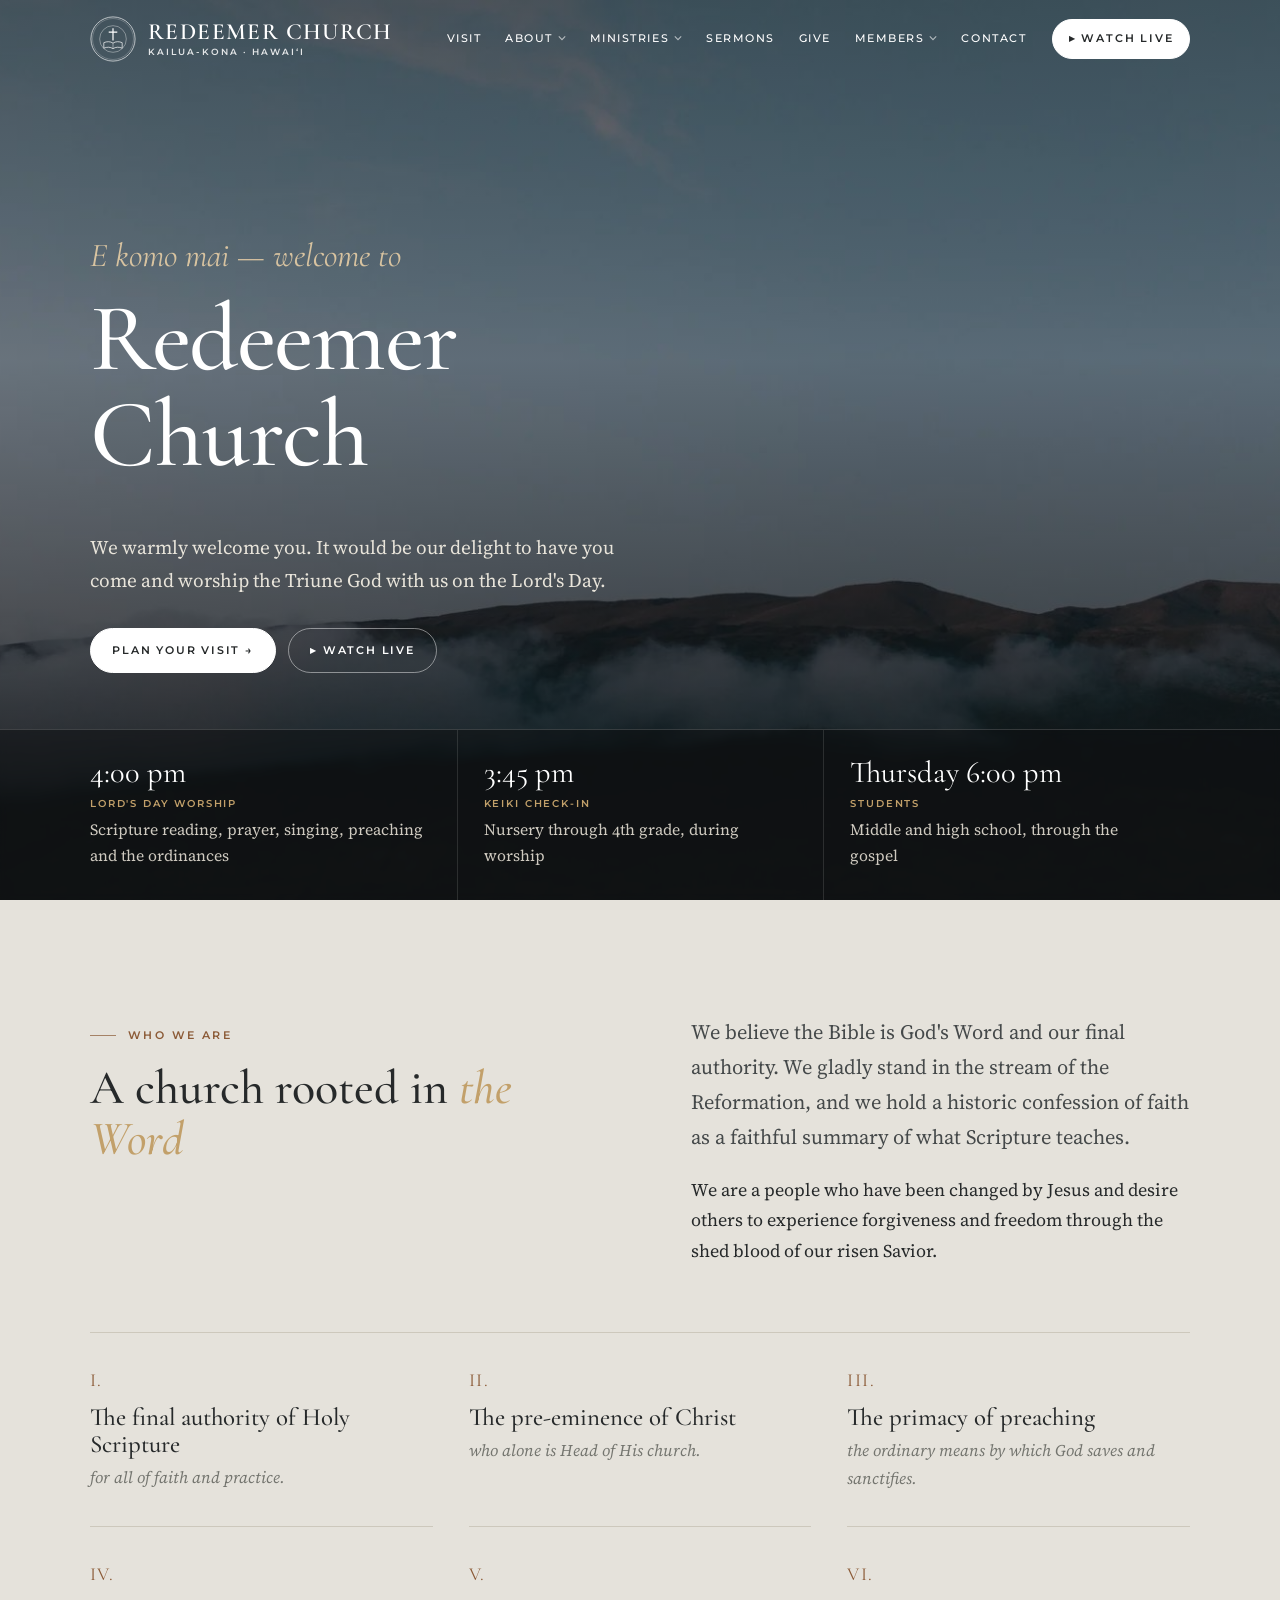
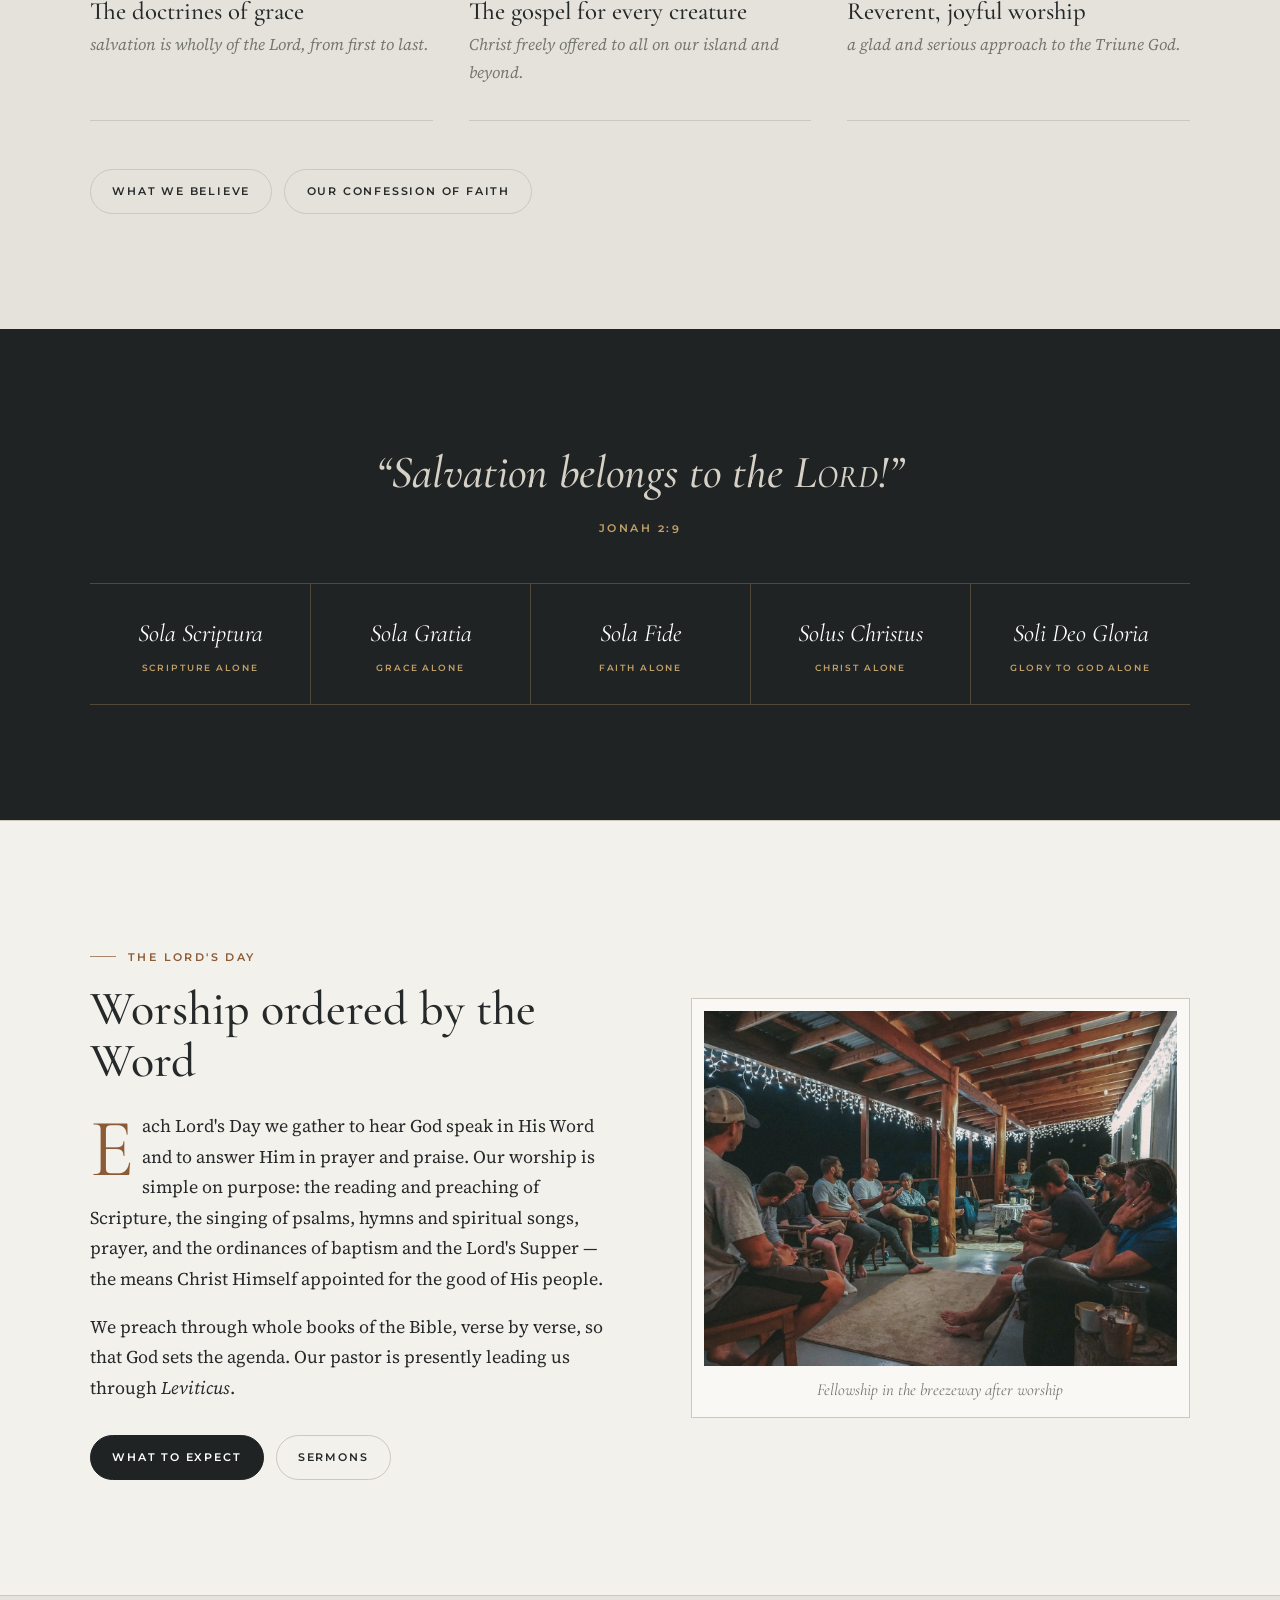
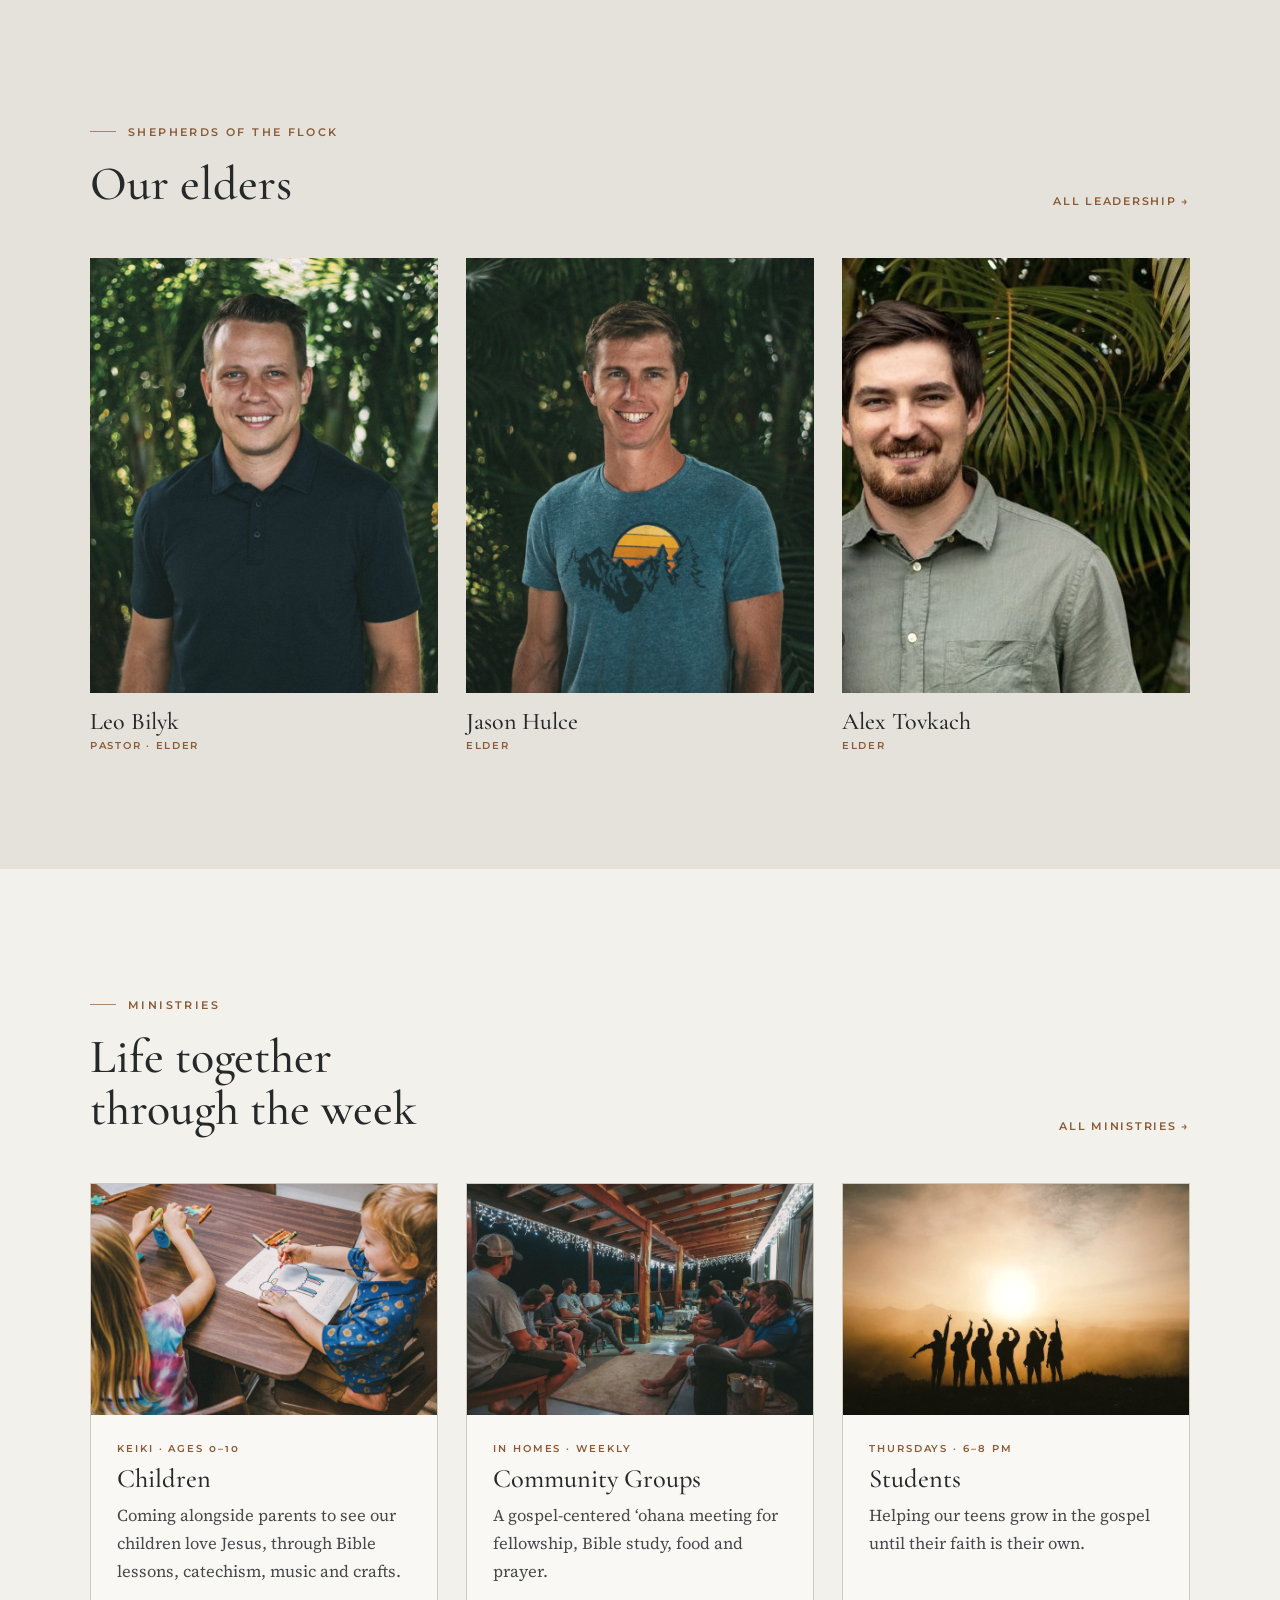
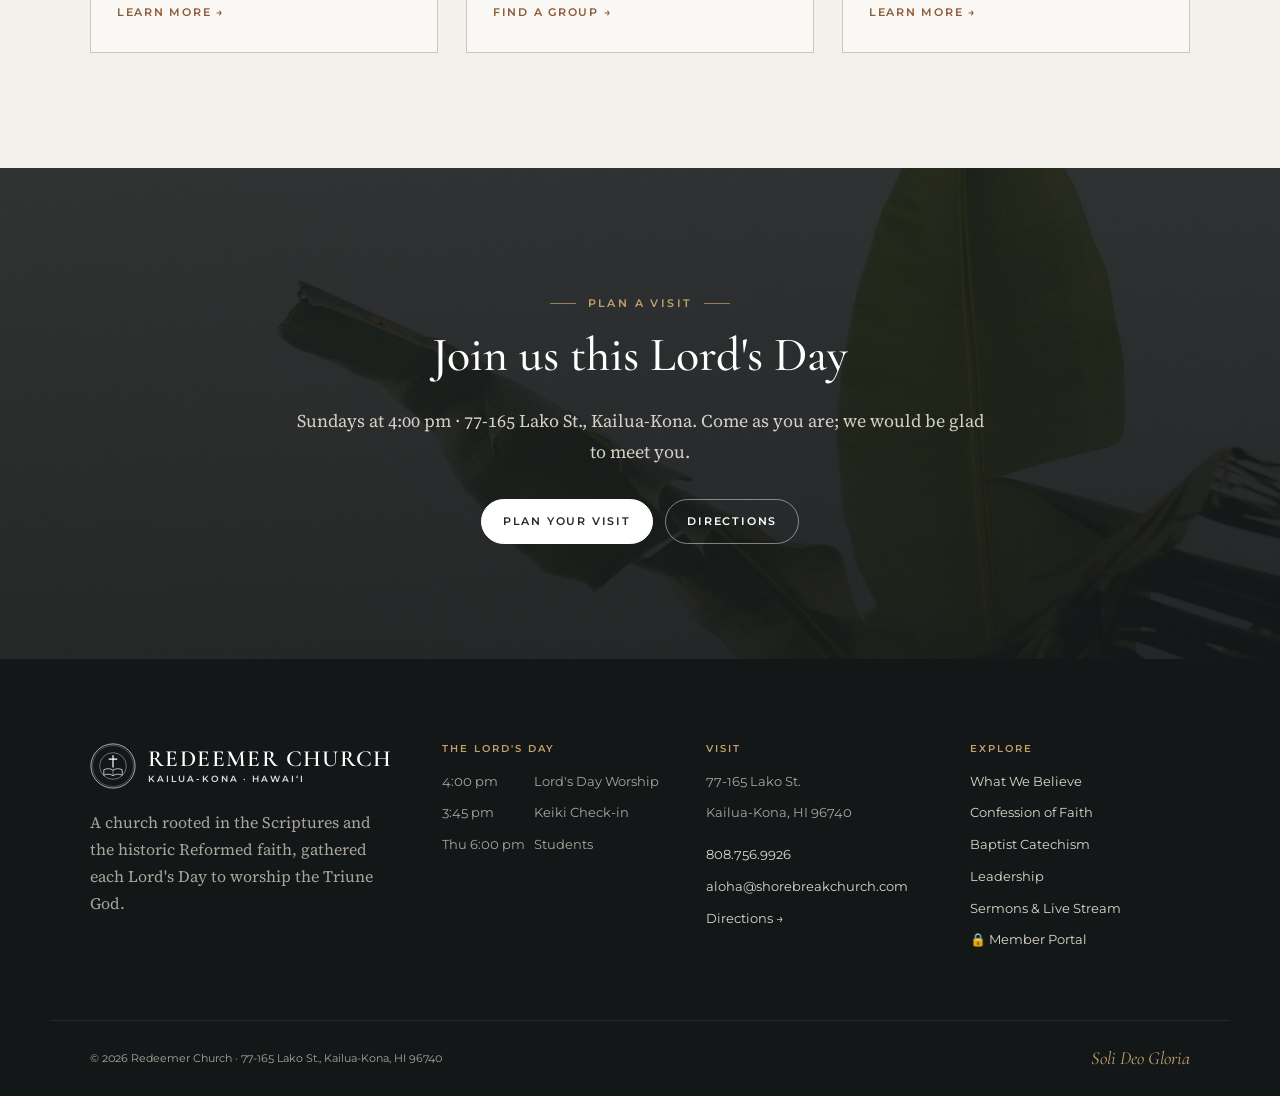
<file: index.html>
<!doctype html>
<html lang="en">
<head>
  <meta charset="utf-8">
  <meta name="viewport" content="width=device-width, initial-scale=1">
  <title>Redeemer Church · Kailua-Kona</title>
  <meta name="description" content="A gospel-centered church in Kailua-Kona, Hawaiʻi, rooted in the Scriptures and the historic Reformed faith.">
  <link rel="icon" href="assets/img/seal.svg" type="image/svg+xml">
  <link rel="preconnect" href="https://fonts.googleapis.com">
  <link rel="preconnect" href="https://fonts.gstatic.com" crossorigin>
  <link href="https://fonts.googleapis.com/css2?family=Cormorant+Garamond:ital,wght@0,400;0,500;0,600;1,400;1,500&family=Montserrat:wght@400;500;600&family=Source+Serif+4:ital,opsz,wght@0,8..60,400;0,8..60,600;1,8..60,400&display=swap" rel="stylesheet">
  <link rel="stylesheet" href="assets/css/site.css">
</head>
<body class="has-hero" data-section="">
  <div id="site-header"></div>

  <main id="main">
    <section class="hero" style="background-image:url('assets/img/photos/hero-coast.jpg');padding:0">
      <div class="wrap hero-body">
        <div class="welcome">E komo mai — welcome to</div>
        <h1>Redeemer Church</h1>
        <p>We warmly welcome you. It would be our delight to have you come and worship the Triune God with us on the Lord's Day.</p>
        <div class="btn-row mt-2">
          <a class="btn white" href="visit.html">Plan Your Visit →</a>
          <a class="btn outline-light" href="https://youtu.be/YcZIg3Mv7ls" target="_blank" rel="noopener">▸ Watch Live</a>
        </div>
      </div>
      <div class="schedule">
        <div class="schedule-inner">
          <div class="slot"><div class="time">4:00 pm</div><div class="name">Lord's Day Worship</div><div class="desc">Scripture reading, prayer, singing, preaching and the ordinances</div></div>
          <div class="slot"><div class="time">3:45 pm</div><div class="name">Keiki Check-in</div><div class="desc">Nursery through 4th grade, during worship</div></div>
          <div class="slot"><div class="time">Thursday 6:00 pm</div><div class="name">Students</div><div class="desc">Middle and high school, through the gospel</div></div>
        </div>
      </div>
    </section>

    <section>
      <div class="wrap">
        <div class="split top">
          <div>
            <span class="kicker">Who We Are</span>
            <h2>A church rooted in <em>the Word</em></h2>
          </div>
          <div>
            <p class="lead">We believe the Bible is God's Word and our final authority. We gladly stand in the stream of the Reformation, and we hold a historic confession of faith as a faithful summary of what Scripture teaches.</p>
            <p>We are a people who have been changed by Jesus and desire others to experience forgiveness and freedom through the shed blood of our risen Savior.</p>
          </div>
        </div>
        <div class="tenets mt-3">
          <div class="tenet"><div class="no">I.</div><h3>The final authority of Holy Scripture</h3><p>for all of faith and practice.</p></div>
          <div class="tenet"><div class="no">II.</div><h3>The pre-eminence of Christ</h3><p>who alone is Head of His church.</p></div>
          <div class="tenet"><div class="no">III.</div><h3>The primacy of preaching</h3><p>the ordinary means by which God saves and sanctifies.</p></div>
          <div class="tenet"><div class="no">IV.</div><h3>The doctrines of grace</h3><p>salvation is wholly of the Lord, from first to last.</p></div>
          <div class="tenet"><div class="no">V.</div><h3>The gospel for every creature</h3><p>Christ freely offered to all on our island and beyond.</p></div>
          <div class="tenet"><div class="no">VI.</div><h3>Reverent, joyful worship</h3><p>a glad and serious approach to the Triune God.</p></div>
        </div>
        <div class="btn-row mt-3">
          <a class="btn ghost" href="beliefs.html">What We Believe</a>
          <a class="btn ghost" href="confession.html">Our Confession of Faith</a>
        </div>
      </div>
    </section>

    <section class="bg-dark">
      <div class="wrap">
        <blockquote class="scripture">“Salvation belongs to the <span style="font-variant:small-caps">Lord</span>!”<cite>Jonah 2:9</cite></blockquote>
        <div class="solas mt-3">
          <div class="sola"><div class="latin">Sola Scriptura</div><div class="eng">Scripture Alone</div></div>
          <div class="sola"><div class="latin">Sola Gratia</div><div class="eng">Grace Alone</div></div>
          <div class="sola"><div class="latin">Sola Fide</div><div class="eng">Faith Alone</div></div>
          <div class="sola"><div class="latin">Solus Christus</div><div class="eng">Christ Alone</div></div>
          <div class="sola"><div class="latin">Soli Deo Gloria</div><div class="eng">Glory to God Alone</div></div>
        </div>
      </div>
    </section>

    <section class="bg-vellum rule-y">
      <div class="wrap split">
        <div>
          <span class="kicker">The Lord's Day</span>
          <h2>Worship ordered by the Word</h2>
          <p class="dropcap">Each Lord's Day we gather to hear God speak in His Word and to answer Him in prayer and praise. Our worship is simple on purpose: the reading and preaching of Scripture, the singing of psalms, hymns and spiritual songs, prayer, and the ordinances of baptism and the Lord's Supper — the means Christ Himself appointed for the good of His people.</p>
          <p>We preach through whole books of the Bible, verse by verse, so that God sets the agenda. Our pastor is presently leading us through <em>Leviticus</em>.</p>
          <div class="btn-row mt-2">
            <a class="btn" href="visit.html">What to Expect</a>
            <a class="btn ghost" href="sermons.html">Sermons</a>
          </div>
        </div>
        <figure class="plate"><img src="assets/img/photos/community.jpg" alt="The church family gathered for fellowship on the lanai"><figcaption>Fellowship in the breezeway after worship</figcaption></figure>
      </div>
    </section>

    <section>
      <div class="wrap">
        <div class="head-row">
          <div><span class="kicker">Shepherds of the Flock</span><h2>Our elders</h2></div>
          <a class="text-link" href="leadership.html">All leadership →</a>
        </div>
        <div class="grid grid-3">
          <div class="person"><div class="photo"><img src="assets/img/people/leo-bilyk.jpg" alt="Pastor Leo Bilyk"></div><h3>Leo Bilyk</h3><div class="role">Pastor · Elder</div></div>
          <div class="person"><div class="photo"><img src="assets/img/people/jason-hulce.jpg" alt="Jason Hulce"></div><h3>Jason Hulce</h3><div class="role">Elder</div></div>
          <div class="person"><div class="photo"><img src="assets/img/people/alex-tovkach.jpg" alt="Alex Tovkach"></div><h3>Alex Tovkach</h3><div class="role">Elder</div></div>
        </div>
      </div>
    </section>


    <section class="bg-vellum">
      <div class="wrap">
        <div class="head-row">
          <div><span class="kicker">Ministries</span><h2>Life together<br>through the week</h2></div>
          <a class="text-link" href="ministries.html">All ministries →</a>
        </div>
        <div class="grid grid-3">
          <article class="card">
            <img src="assets/img/photos/keiki-1.jpg" alt="Children working on a Bible lesson">
            <div class="card-body"><div class="label">Keiki · Ages 0–10</div><h3>Children</h3><p>Coming alongside parents to see our children love Jesus, through Bible lessons, catechism, music and crafts.</p><a class="text-link" href="ministries.html#keiki">Learn more →</a></div>
          </article>
          <article class="card">
            <img src="assets/img/photos/community.jpg" alt="A community group sharing a meal">
            <div class="card-body"><div class="label">In homes · Weekly</div><h3>Community Groups</h3><p>A gospel-centered ʻohana meeting for fellowship, Bible study, food and prayer.</p><a class="text-link" href="ministries.html#groups">Find a group →</a></div>
          </article>
          <article class="card">
            <img src="assets/img/photos/students.jpg" alt="Students together at sunset">
            <div class="card-body"><div class="label">Thursdays · 6–8 pm</div><h3>Students</h3><p>Helping our teens grow in the gospel until their faith is their own.</p><a class="text-link" href="ministries.html#students">Learn more →</a></div>
          </article>
        </div>
      </div>
    </section>

    <section class="bg-dark" style="background:linear-gradient(rgba(20,23,24,.86),rgba(20,23,24,.92)),url('assets/img/photos/kealaula.jpg') center/cover">
      <div class="wrap narrow center">
        <span class="kicker light">Plan a Visit</span>
        <h2>Join us this Lord's Day</h2>
        <p>Sundays at 4:00 pm · 77-165 Lako St., Kailua-Kona. Come as you are; we would be glad to meet you.</p>
        <div class="btn-row center mt-2">
          <a class="btn white" href="visit.html">Plan Your Visit</a>
          <a class="btn outline-light" href="https://www.google.com/maps/place/77-165+Lako+St,+Kailua-Kona,+HI+96740" target="_blank" rel="noopener">Directions</a>
        </div>
      </div>
    </section>
  </main>

  <div id="site-footer"></div>
  <script src="assets/js/site.js"></script>
</body>
</html>
</file>
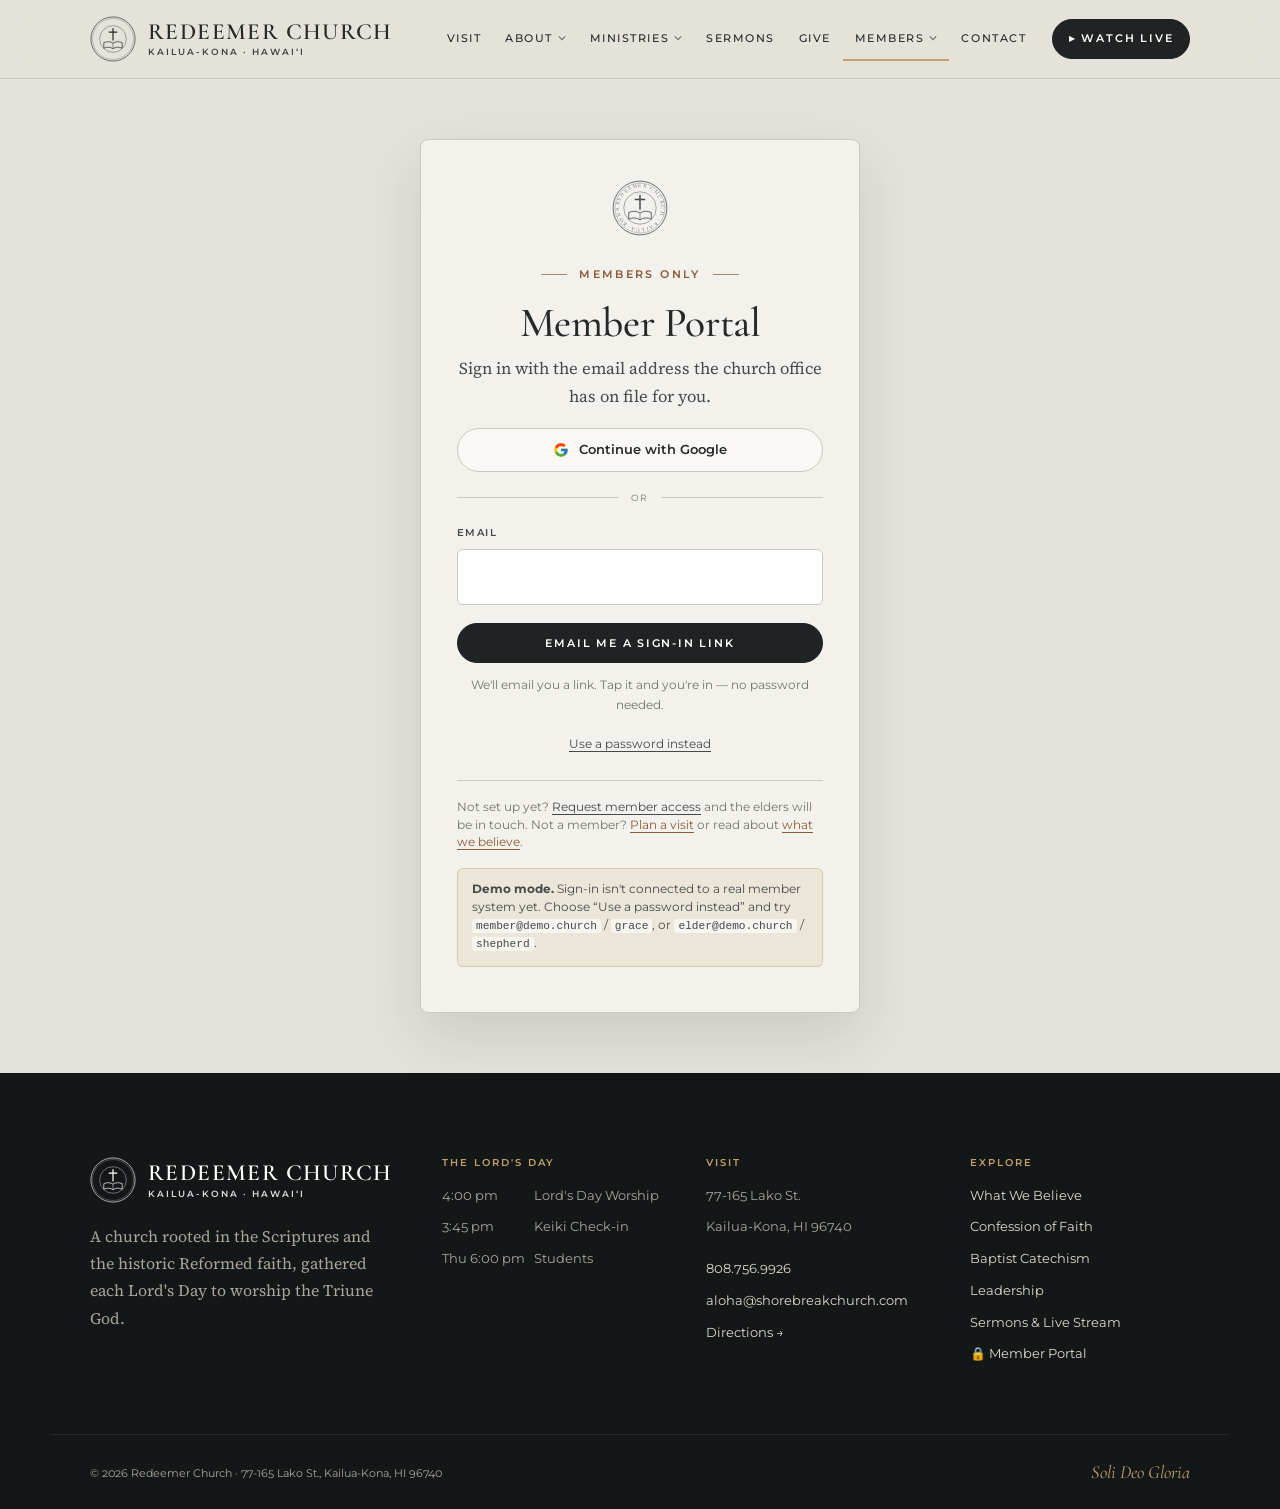
<file: members/index.html>
<!doctype html>
<html lang="en" data-root="../">
<head>
  <meta charset="utf-8">
  <meta name="viewport" content="width=device-width, initial-scale=1">
  <title>Member Portal · Redeemer Church</title>
  <meta name="description" content="Redeemer Church member portal.">
  <meta name="robots" content="noindex">
  <link rel="icon" href="../assets/img/seal.svg" type="image/svg+xml">
  <link rel="preconnect" href="https://fonts.googleapis.com">
  <link rel="preconnect" href="https://fonts.gstatic.com" crossorigin>
  <link href="https://fonts.googleapis.com/css2?family=Cormorant+Garamond:ital,wght@0,400;0,500;0,600;1,400;1,500&family=Montserrat:wght@400;500;600&family=Source+Serif+4:ital,opsz,wght@0,8..60,400;0,8..60,600;1,8..60,400&display=swap" rel="stylesheet">
  <link rel="stylesheet" href="../assets/css/site.css">
  <script src="../assets/js/auth.js"></script>
  <script>window.__member = requireMember("login.html");</script>
</head>
<body data-section="members">
  <div id="site-header"></div>

  <div class="portal">
    <nav class="portal-nav" aria-label="Member portal">
      <div class="who"><strong id="who-name">Member</strong><span id="who-role">Member</span></div>
      <a href="#home">Home</a>
      <a href="#directory">Directory</a>
      <a href="#prayer">Prayer Requests</a>
      <a href="#calendar">Calendar</a>
      <a href="#documents">Member Resources</a>
      <a href="#giving">Giving</a>
      <a href="#elders" data-role="elder" hidden>Elders' Room</a>
      <button id="sign-out" type="button">Sign Out</button>
    </nav>

    <main class="portal-main" id="main">
      <p class="demo-note" id="demo-note" hidden style="margin:0 0 28px">
        <strong>Demo mode.</strong> This portal shows sample content and isn't connected to a member database yet. Nothing entered here is saved or shared.
      </p>

      <section class="portal-section" data-section="home" style="padding:0">
        <span class="kicker">Member Portal</span>
        <h1>Aloha, <span id="first-name">friend</span></h1>
        <p class="lead" style="font-family:var(--display);font-style:italic;font-size:1.5rem">“Let the word of Christ dwell in you richly, teaching and admonishing one another in all wisdom.” — Colossians 3:16</p>
        <div class="grid grid-3 mt-2">
          <div class="panel"><div class="stat">4:00 pm</div><p class="mb-0">Lord's Day worship this Sunday</p></div>
          <div class="panel"><div class="stat" id="prayer-count">3</div><p class="mb-0">Prayer requests this week</p></div>
          <div class="panel"><div class="stat">XXII</div><p class="mb-0">Confession chapter for this month: <a href="../confession.html#chapter-22">Of Religious Worship, and the Sabbath-Day</a></p></div>
        </div>
        <div class="grid grid-2 mt-2">
          <div class="panel">
            <h3>Announcements</h3>
            <ul class="list">
              <li><span>Members' meeting after worship: budget and deacon nominations</span><span class="tag">Members</span></li>
              <li><span>The Lord's Supper will be observed this Lord's Day</span><span class="tag">Worship</span></li>
              <li><span>Membership class begins next month</span><span class="tag">Class</span></li>
            </ul>
          </div>
          <div class="panel">
            <h3>This Week</h3>
            <ul class="list">
              <li><span>Lord's Day Worship</span><span class="meta">Sun · 4:00 pm</span></li>
              <li><span>Students</span><span class="meta">Thu · 6:00 pm</span></li>
              <li><span>Community Groups</span><span class="meta">In homes</span></li>
              <li><span>Fellowship meal in the breezeway</span><span class="meta">After worship</span></li>
            </ul>
          </div>
        </div>
      </section>

      <section class="portal-section" data-section="directory" hidden style="padding:0">
        <span class="kicker">Church Family</span>
        <h1>Member Directory</h1>
        <form class="form" style="max-width:420px;margin-bottom:24px" onsubmit="return false">
          <label>Search<input id="dir-search" placeholder="Name or role"></label>
        </form>
        <div class="directory" id="directory"></div>
      </section>

      <section class="portal-section" data-section="prayer" hidden style="padding:0">
        <span class="kicker">Bear One Another's Burdens</span>
        <h1>Prayer Requests</h1>
        <div class="grid grid-2">
          <div class="panel">
            <h3>Share a request</h3>
            <form class="form" id="prayer-form">
              <label>Request<textarea name="text" rows="4" required></textarea></label>
              <label>Share with<select name="audience"><option>Whole church</option><option>Elders only</option></select></label>
              <button class="btn" type="submit">Submit Request</button>
            </form>
          </div>
          <div class="panel"><h3>Pray for one another</h3><ul class="list" id="prayer-list"></ul></div>
        </div>
      </section>

      <section class="portal-section" data-section="calendar" hidden style="padding:0">
        <span class="kicker">Calendar</span>
        <h1>Gatherings &amp; Events</h1>
        <div class="panel">
          <ul class="list">
            <li><span><strong>Lord's Day Worship</strong> — weekly</span><span class="meta">Sundays · 4:00 pm</span></li>
            <li><span><strong>Members' Meeting</strong></span><span class="meta">Quarterly, after worship</span></li>
            <li><span><strong>Marriage Class</strong></span><span class="meta">Thursday evenings</span></li>
            <li><span><strong>Women's Annual Tea</strong> — in the breezeway</span><span class="meta">November</span></li>
            <li><span><strong>Operation Christmas Child</strong> box drive</span><span class="meta">November</span></li>
            <li><span><strong>Christmas Craft Fair</strong></span><span class="meta">December</span></li>
          </ul>
        </div>
      </section>

      <section class="portal-section" data-section="documents" hidden style="padding:0">
        <span class="kicker">Member Resources</span>
        <h1>Church Documents</h1>
        <div class="grid grid-2">
          <div class="panel"><h3>Confession of Faith</h3><p>Our confession of faith.</p><a class="text-link" href="../confession.html">Read →</a></div>
          <div class="panel"><h3>The Baptist Catechism</h3><p>For family worship and teaching children.</p><a class="text-link" href="../catechism.html">Read →</a></div>
          <div class="panel"><h3>Constitution &amp; Bylaws</h3><p>Church government, membership and discipline.</p><span class="tag">Upload pending</span></div>
          <div class="panel"><h3>Membership Covenant</h3><p>Our promises to God and one another.</p><span class="tag">Upload pending</span></div>
          <div class="panel"><h3>Members' Meeting Minutes</h3><p>Approved minutes from past meetings.</p><span class="tag">Upload pending</span></div>
          <div class="panel"><h3>Keiki Parent Handbook</h3><p>Check-in, safety and classes.</p><a class="text-link" href="https://www.shorebreakchurch.com/s/ShorebreakKeikiHB.pdf" target="_blank" rel="noopener">Download →</a></div>
        </div>
      </section>

      <section class="portal-section" data-section="giving" hidden style="padding:0">
        <span class="kicker">Stewardship</span>
        <h1>Giving</h1>
        <div class="panel">
          <p>Manage recurring gifts and download your annual giving statement through Church Center.</p>
          <a class="btn" href="https://shorebreakchurch.churchcenter.com/giving" target="_blank" rel="noopener">Open Church Center</a>
        </div>
      </section>

      <section class="portal-section" data-section="elders" hidden style="padding:0">
        <span class="kicker">Elders Only</span>
        <h1>Elders' Room</h1>
        <div class="grid grid-2">
          <div class="panel"><h3>Membership Requests</h3><ul class="list"><li><span>No pending requests</span></li></ul></div>
          <div class="panel"><h3>Confidential Prayer</h3><ul class="list" id="elder-prayer"><li><span>No requests shared with elders only.</span></li></ul></div>
          <div class="panel"><h3>Pastoral Care</h3><p class="muted">Visits, follow-ups and care assignments will appear here once a member database is connected.</p></div>
          <div class="panel"><h3>Meeting Agendas</h3><p class="muted">Agendas and minutes for elders' meetings.</p></div>
        </div>
      </section>
    </main>
  </div>

  <script>
    document.addEventListener("DOMContentLoaded", () => {
      const user = window.__member;
      if (!user) return;
      if (MemberAuth.mode === "demo") document.getElementById("demo-note").hidden = false;
      document.getElementById("who-name").textContent = user.name;
      document.getElementById("who-role").textContent = user.role === "elder" ? "Elder" : "Member";
      document.getElementById("first-name").textContent = user.name.split(" ")[0];
      document.querySelectorAll('[data-role="elder"]').forEach((el) => (el.hidden = user.role !== "elder"));

      const show = () => {
        let id = (location.hash || "#home").slice(1);
        if (id === "elders" && user.role !== "elder") id = "home";
        if (!document.querySelector(`[data-section="${id}"]`)) id = "home";
        document.querySelectorAll("[data-section]").forEach((s) => (s.hidden = s.dataset.section !== id));
        document.querySelectorAll(".portal-nav a").forEach((a) => a.setAttribute("aria-current", String(a.getAttribute("href") === "#" + id)));
      };
      window.addEventListener("hashchange", show);
      show();

      // Sample directory from the church's leadership photos
      const people = [
        ["Leo Bilyk", "Pastor · Elder", "leo-bilyk"], ["Jason Hulce", "Elder", "jason-hulce"], ["Alex Tovkach", "Elder", "alex-tovkach"],
        ["Margie Powell", "Deacon", "margie-powell"], ["David Shishikin", "Deacon", "david-shishikin"],
        ["Carol Gilormo", "Administration", "carol-gilormo"],
        ["Anna Shishikin", "Keiki Director", "anna-shishikin"], ["Kamaile Tovkach", "Nursery Director", "kamaile-tovkach"],
        ["Raymond Billy", "Missionary Coordinator", "raymond-billy"], ["Alex & Sylvia Tovkach", "Students Leaders", "alex-sylvia-tovkach"],
      ];
      const dir = document.getElementById("directory");
      const render = (q = "") => {
        const t = q.toLowerCase();
        dir.innerHTML = "";
        people.filter(([n, r]) => (n + " " + r).toLowerCase().includes(t)).forEach(([n, r, img]) => {
          const el = document.createElement("div");
          el.className = "entry";
          el.innerHTML = `<img src="../assets/img/people/${img}.jpg" alt=""><div><strong></strong><span></span></div>`;
          el.querySelector("strong").textContent = n;
          el.querySelector("span").textContent = r;
          dir.appendChild(el);
        });
      };
      document.getElementById("dir-search").addEventListener("input", (e) => render(e.target.value));
      render();

      // Prayer requests (demo: kept on this page only)
      const prayers = [
        { text: "Traveling mercies for the Woodsums as they serve with MAF.", who: "Missions", audience: "Whole church" },
        { text: "Healing for a family member recovering from surgery.", who: "A member", audience: "Whole church" },
        { text: "Wisdom for the elders as they plan the coming teaching series.", who: "Elders", audience: "Whole church" },
      ];
      const list = document.getElementById("prayer-list");
      const elderList = document.getElementById("elder-prayer");
      const renderPrayers = () => {
        const pub = prayers.filter((p) => p.audience === "Whole church");
        const priv = prayers.filter((p) => p.audience !== "Whole church");
        list.innerHTML = "";
        pub.forEach((p) => {
          const li = document.createElement("li");
          li.innerHTML = "<span></span><span class='meta'></span>";
          li.children[0].textContent = p.text;
          li.children[1].textContent = p.who;
          list.appendChild(li);
        });
        if (priv.length) {
          elderList.innerHTML = "";
          priv.forEach((p) => { const li = document.createElement("li"); li.textContent = p.text; elderList.appendChild(li); });
        }
        document.getElementById("prayer-count").textContent = pub.length;
      };
      document.getElementById("prayer-form").addEventListener("submit", (e) => {
        e.preventDefault();
        const d = new FormData(e.target);
        prayers.unshift({ text: d.get("text"), who: user.name, audience: d.get("audience") });
        e.target.reset();
        renderPrayers();
      });
      renderPrayers();

      document.getElementById("sign-out").addEventListener("click", async () => {
        await MemberAuth.signOut();
        location.href = "login.html";
      });
    });
  </script>

  <div id="site-footer"></div>
  <script src="../assets/js/site.js"></script>
</body>
</html>
</file>
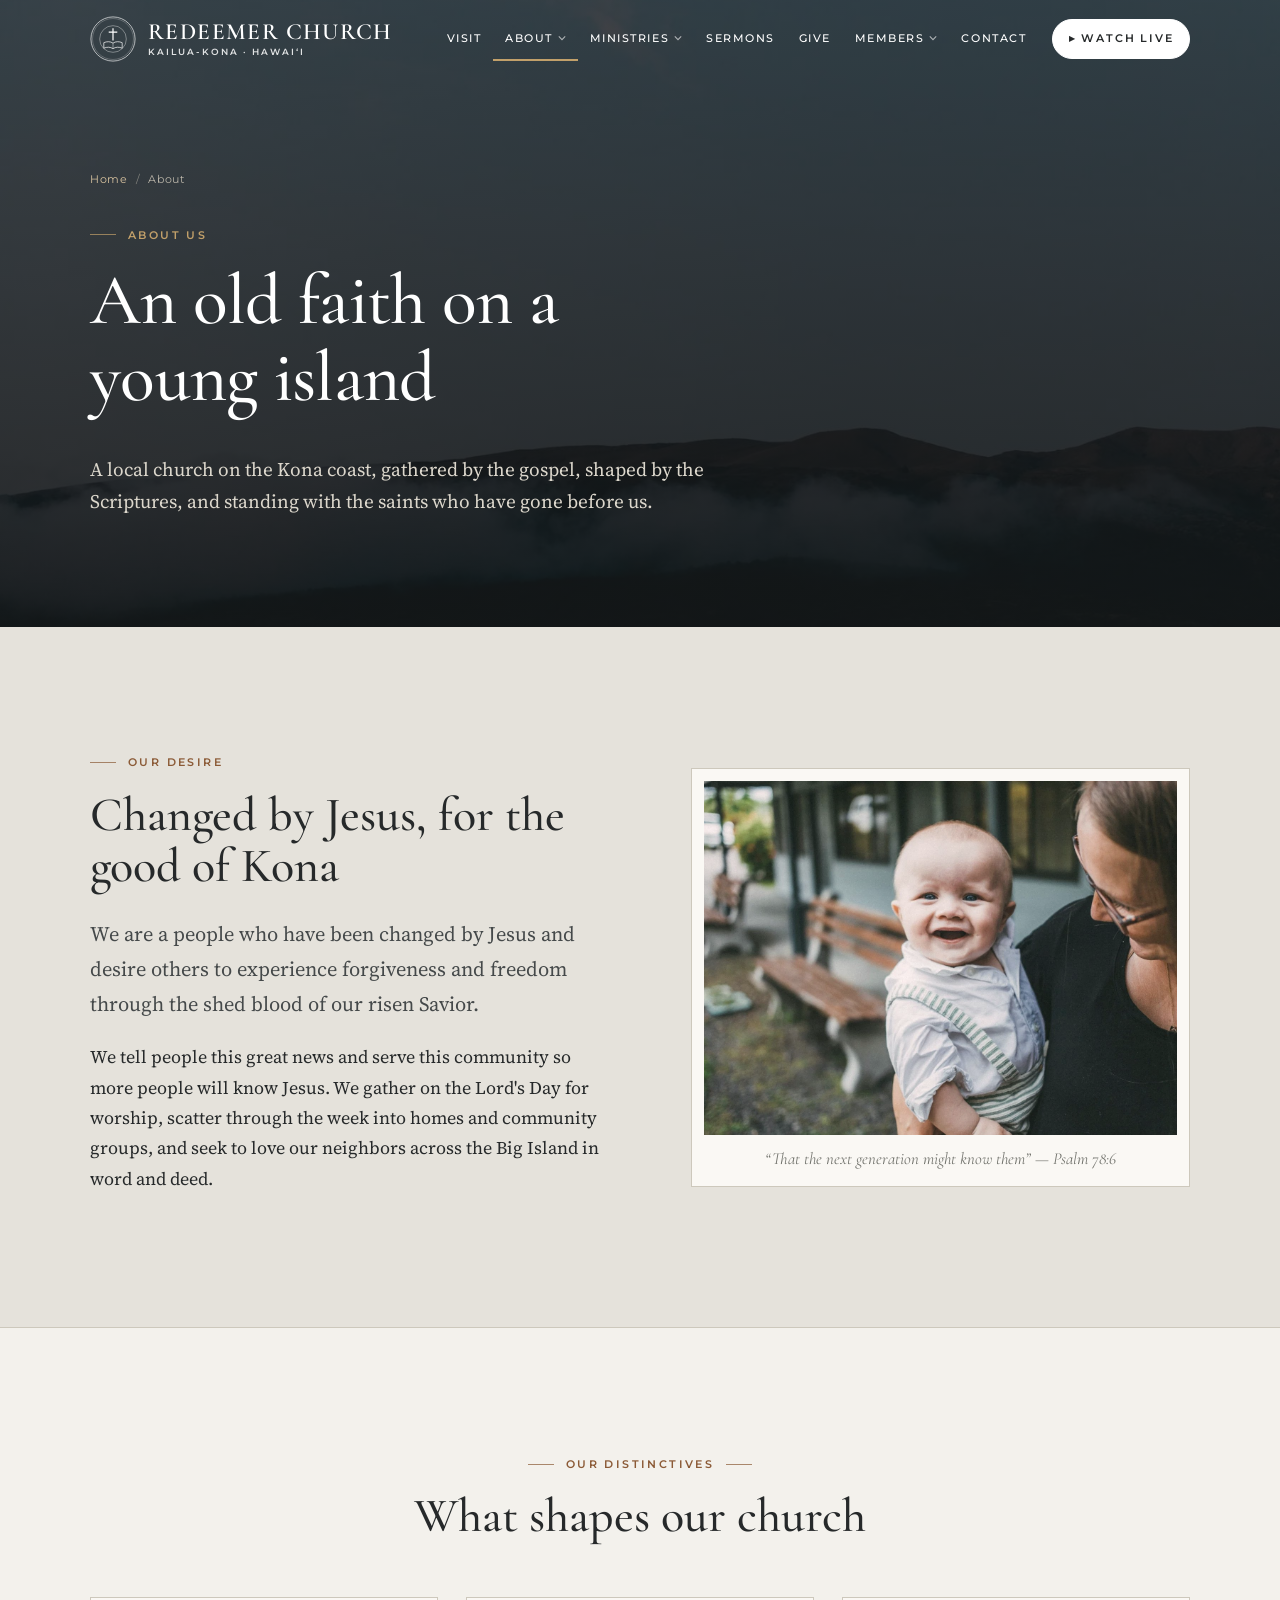
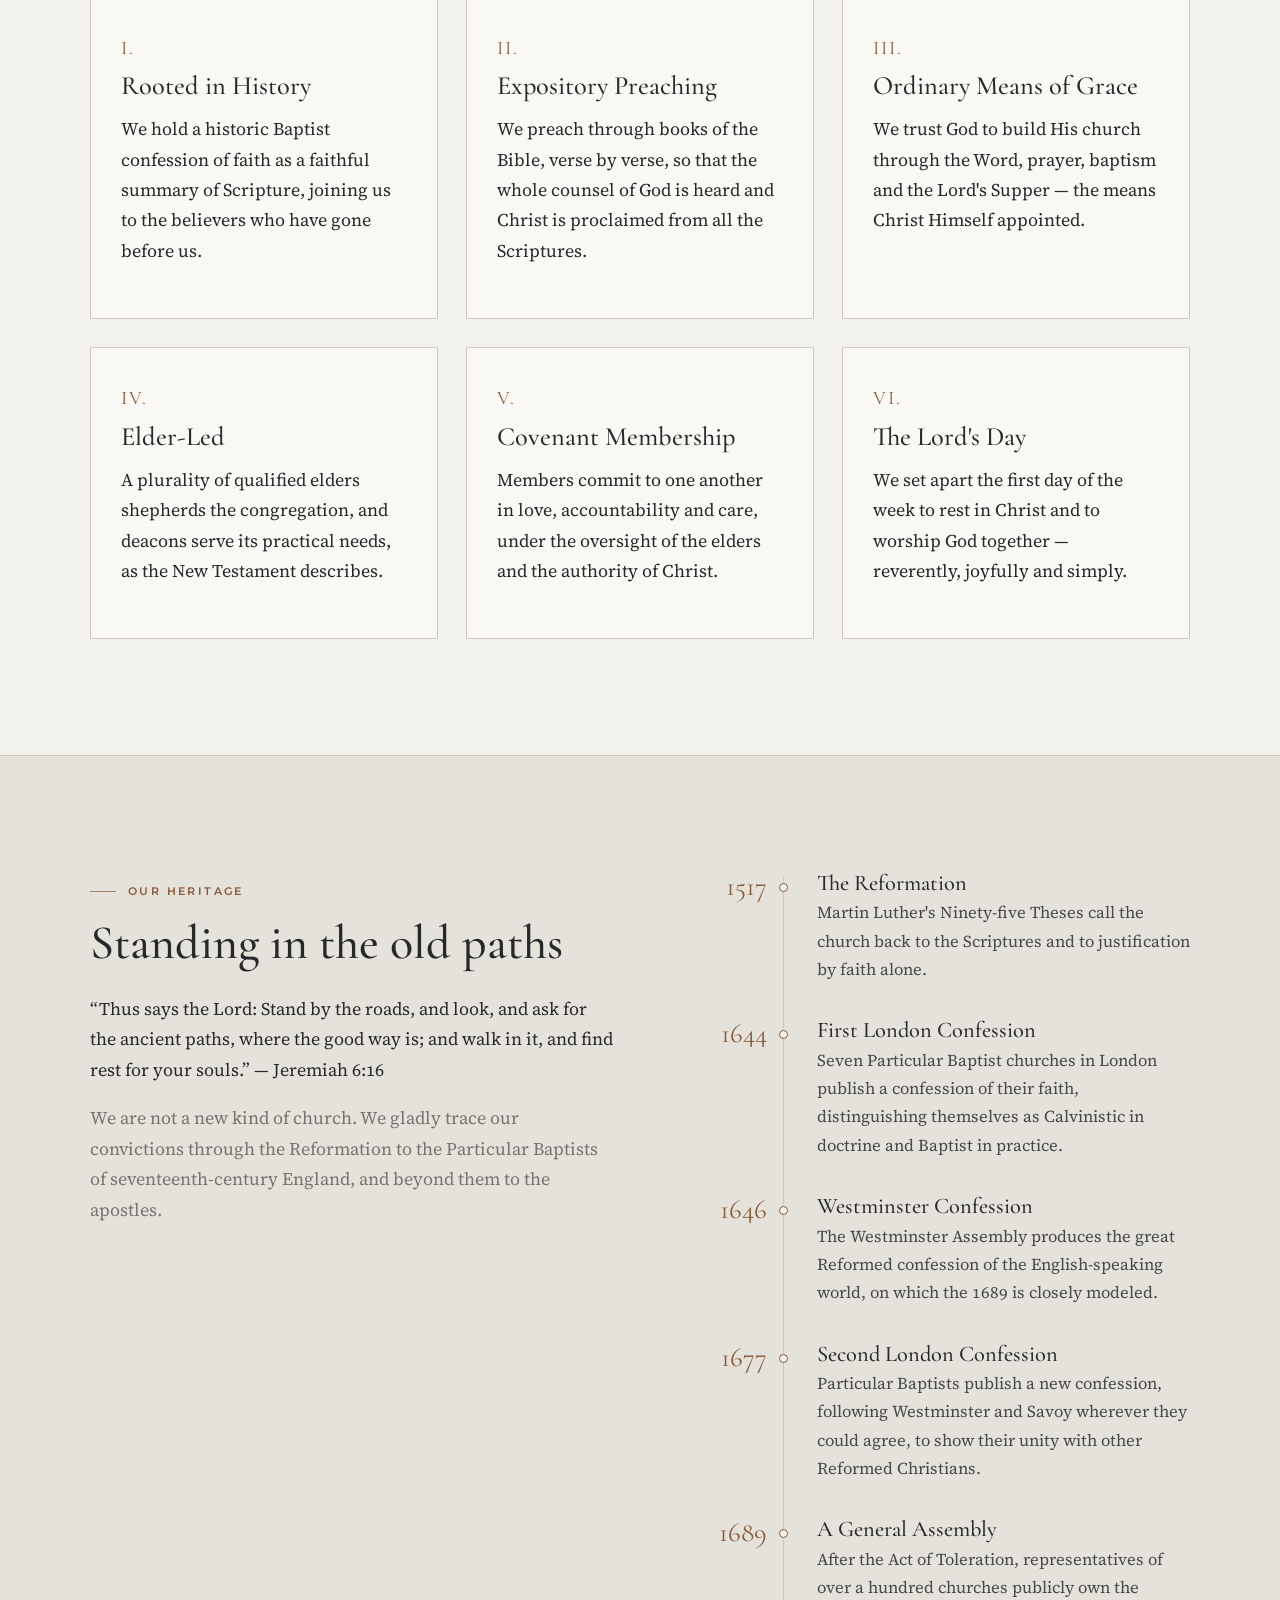
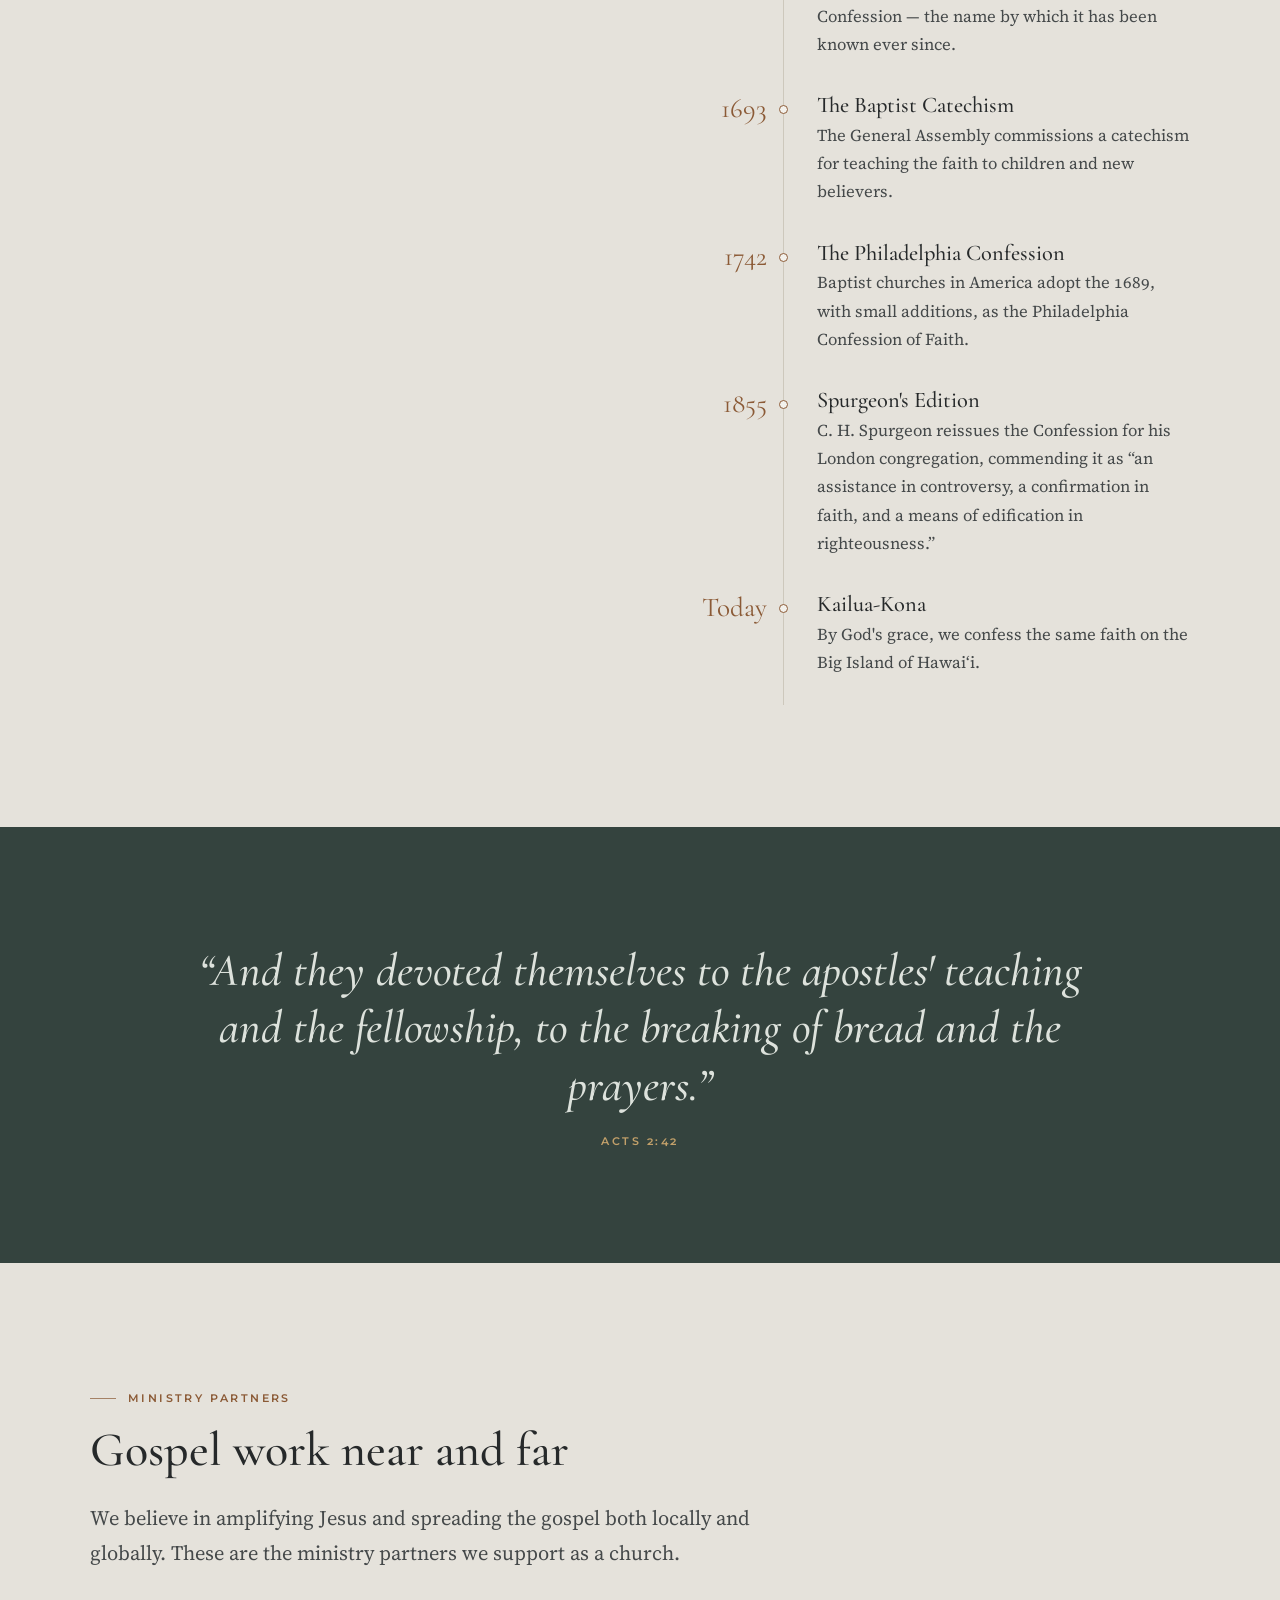
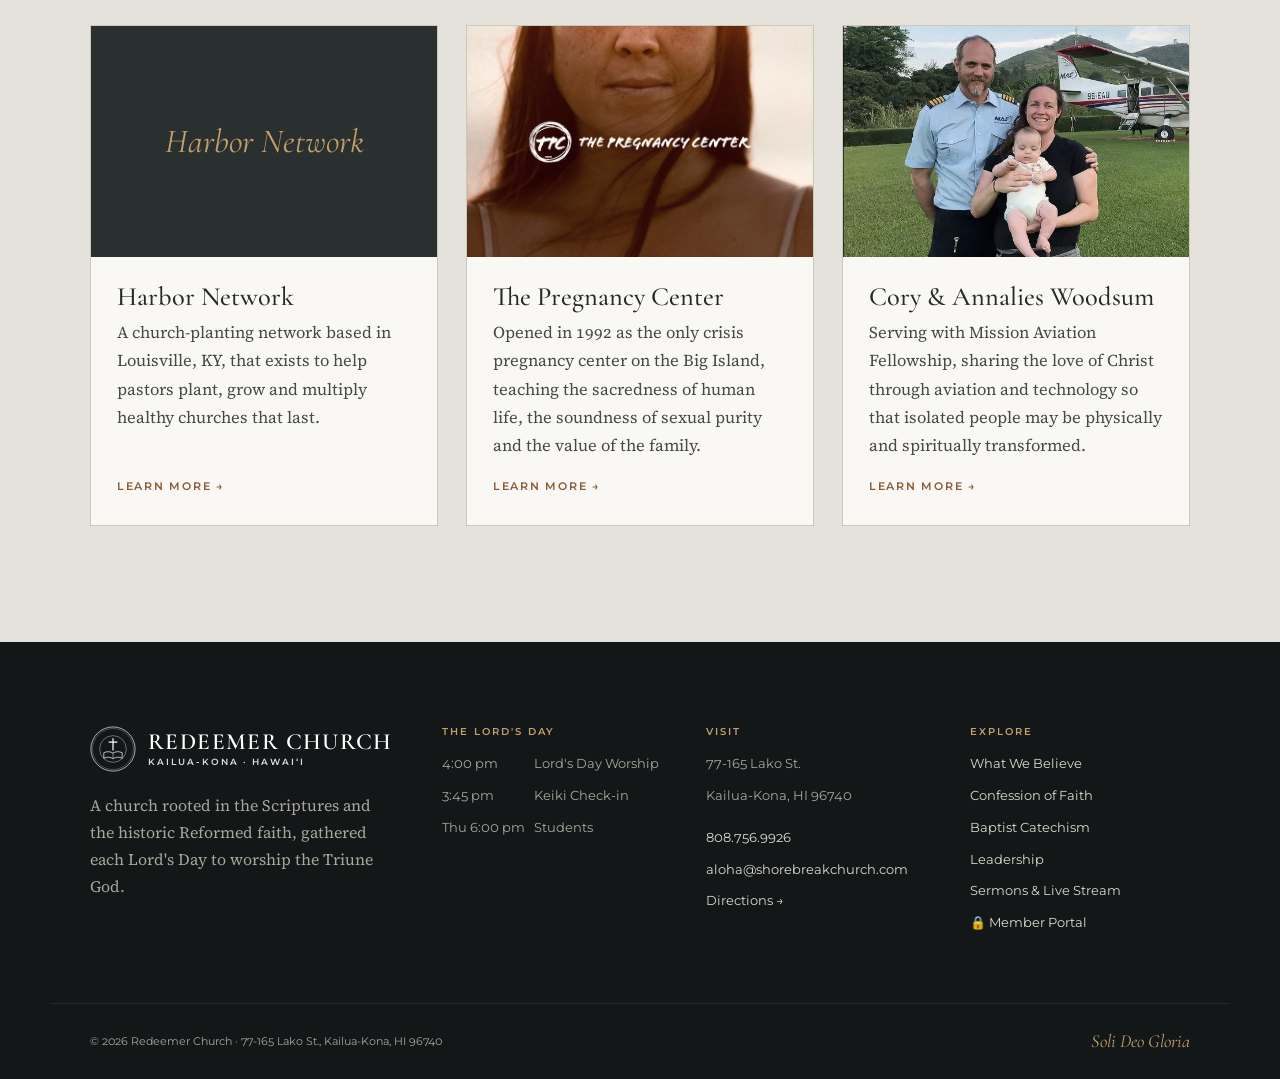
<file: about.html>
<!doctype html>
<html lang="en">
<head>
  <meta charset="utf-8">
  <meta name="viewport" content="width=device-width, initial-scale=1">
  <title>About · Redeemer Church</title>
  <meta name="description" content="Who we are: a gospel-centered church in Kailua-Kona, rooted in the Scriptures and the historic Reformed faith.">
  <link rel="icon" href="assets/img/seal.svg" type="image/svg+xml">
  <link rel="preconnect" href="https://fonts.googleapis.com">
  <link rel="preconnect" href="https://fonts.gstatic.com" crossorigin>
  <link href="https://fonts.googleapis.com/css2?family=Cormorant+Garamond:ital,wght@0,400;0,500;0,600;1,400;1,500&family=Montserrat:wght@400;500;600&family=Source+Serif+4:ital,opsz,wght@0,8..60,400;0,8..60,600;1,8..60,400&display=swap" rel="stylesheet">
  <link rel="stylesheet" href="assets/css/site.css">
</head>
<body class="has-hero" data-section="about">
  <div id="site-header"></div>

  <main id="main">
    <section class="page-hero" style="background-image:url('assets/img/photos/hero-coast.jpg')">
      <div class="wrap">
        <div class="crumbs"><a href="index.html">Home</a><span>/</span>About</div>
        <span class="kicker light">About Us</span>
        <h1>An old faith on a young island</h1>
        <p>A local church on the Kona coast, gathered by the gospel, shaped by the Scriptures, and standing with the saints who have gone before us.</p>
      </div>
    </section>

    <section>
      <div class="wrap split">
        <div>
          <span class="kicker">Our Desire</span>
          <h2>Changed by Jesus, for the good of Kona</h2>
          <p class="lead">We are a people who have been changed by Jesus and desire others to experience forgiveness and freedom through the shed blood of our risen Savior.</p>
          <p>We tell people this great news and serve this community so more people will know Jesus. We gather on the Lord's Day for worship, scatter through the week into homes and community groups, and seek to love our neighbors across the Big Island in word and deed.</p>
        </div>
        <figure class="plate"><img src="assets/img/photos/keiki-2.jpg" alt="A mother holding her smiling baby at church"><figcaption>“That the next generation might know them” — Psalm 78:6</figcaption></figure>
      </div>
    </section>

    <section class="bg-vellum rule-y">
      <div class="wrap">
        <div class="section-head center">
          <span class="kicker">Our Distinctives</span>
          <h2>What shapes our church</h2>
        </div>
        <div class="grid grid-3">
          <div class="panel-card"><div class="numeral">I.</div><h3>Rooted in History</h3><p>We hold a historic Baptist confession of faith as a faithful summary of Scripture, joining us to the believers who have gone before us.</p></div>
          <div class="panel-card"><div class="numeral">II.</div><h3>Expository Preaching</h3><p>We preach through books of the Bible, verse by verse, so that the whole counsel of God is heard and Christ is proclaimed from all the Scriptures.</p></div>
          <div class="panel-card"><div class="numeral">III.</div><h3>Ordinary Means of Grace</h3><p>We trust God to build His church through the Word, prayer, baptism and the Lord's Supper — the means Christ Himself appointed.</p></div>
          <div class="panel-card"><div class="numeral">IV.</div><h3>Elder-Led</h3><p>A plurality of qualified elders shepherds the congregation, and deacons serve its practical needs, as the New Testament describes.</p></div>
          <div class="panel-card"><div class="numeral">V.</div><h3>Covenant Membership</h3><p>Members commit to one another in love, accountability and care, under the oversight of the elders and the authority of Christ.</p></div>
          <div class="panel-card"><div class="numeral">VI.</div><h3>The Lord's Day</h3><p>We set apart the first day of the week to rest in Christ and to worship God together — reverently, joyfully and simply.</p></div>
        </div>
      </div>
    </section>

    <section id="heritage">
      <div class="wrap split top">
        <div style="position:sticky;top:110px">
          <span class="kicker">Our Heritage</span>
          <h2>Standing in the old paths</h2>
          <p>“Thus says the Lord: Stand by the roads, and look, and ask for the ancient paths, where the good way is; and walk in it, and find rest for your souls.” — Jeremiah 6:16</p>
          <p class="muted">We are not a new kind of church. We gladly trace our convictions through the Reformation to the Particular Baptists of seventeenth-century England, and beyond them to the apostles.</p>
        </div>
        <ol class="timeline">
          <li><div class="year">1517</div><div><h4>The Reformation</h4><p>Martin Luther's Ninety-five Theses call the church back to the Scriptures and to justification by faith alone.</p></div></li>
          <li><div class="year">1644</div><div><h4>First London Confession</h4><p>Seven Particular Baptist churches in London publish a confession of their faith, distinguishing themselves as Calvinistic in doctrine and Baptist in practice.</p></div></li>
          <li><div class="year">1646</div><div><h4>Westminster Confession</h4><p>The Westminster Assembly produces the great Reformed confession of the English-speaking world, on which the 1689 is closely modeled.</p></div></li>
          <li><div class="year">1677</div><div><h4>Second London Confession</h4><p>Particular Baptists publish a new confession, following Westminster and Savoy wherever they could agree, to show their unity with other Reformed Christians.</p></div></li>
          <li><div class="year">1689</div><div><h4>A General Assembly</h4><p>After the Act of Toleration, representatives of over a hundred churches publicly own the Confession — the name by which it has been known ever since.</p></div></li>
          <li><div class="year">1693</div><div><h4>The Baptist Catechism</h4><p>The General Assembly commissions a catechism for teaching the faith to children and new believers.</p></div></li>
          <li><div class="year">1742</div><div><h4>The Philadelphia Confession</h4><p>Baptist churches in America adopt the 1689, with small additions, as the Philadelphia Confession of Faith.</p></div></li>
          <li><div class="year">1855</div><div><h4>Spurgeon's Edition</h4><p>C. H. Spurgeon reissues the Confession for his London congregation, commending it as “an assistance in controversy, a confirmation in faith, and a means of edification in righteousness.”</p></div></li>
          <li><div class="year">Today</div><div><h4>Kailua-Kona</h4><p>By God's grace, we confess the same faith on the Big Island of Hawaiʻi.</p></div></li>
        </ol>
      </div>
    </section>

    <section class="bg-slate">
      <div class="wrap">
        <blockquote class="scripture">“And they devoted themselves to the apostles' teaching and the fellowship, to the breaking of bread and the prayers.”<cite>Acts 2:42</cite></blockquote>
      </div>
    </section>

    <section id="partners">
      <div class="wrap">
        <div class="section-head">
          <span class="kicker">Ministry Partners</span>
          <h2>Gospel work near and far</h2>
          <p class="lead">We believe in amplifying Jesus and spreading the gospel both locally and globally. These are the ministry partners we support as a church.</p>
        </div>
        <div class="grid grid-3">
          <article class="card">
            <div style="aspect-ratio:3/2;background:var(--charcoal-2);display:flex;align-items:center;justify-content:center;color:var(--brass);font-family:var(--display);font-size:2.1rem;font-style:italic">Harbor Network</div>
            <div class="card-body"><h3>Harbor Network</h3><p>A church-planting network based in Louisville, KY, that exists to help pastors plant, grow and multiply healthy churches that last.</p><a class="text-link" href="https://www.sojournnetwork.com/" target="_blank" rel="noopener">Learn more →</a></div>
          </article>
          <article class="card">
            <img src="assets/img/photos/pregnancy-center.jpg" alt="The Pregnancy Center, Kona">
            <div class="card-body"><h3>The Pregnancy Center</h3><p>Opened in 1992 as the only crisis pregnancy center on the Big Island, teaching the sacredness of human life, the soundness of sexual purity and the value of the family.</p><a class="text-link" href="https://www.tpckona.com" target="_blank" rel="noopener">Learn more →</a></div>
          </article>
          <article class="card">
            <img src="assets/img/people/woodsum.jpg" alt="Cory and Annalies Woodsum with their baby beside a mission aircraft">
            <div class="card-body"><h3>Cory &amp; Annalies Woodsum</h3><p>Serving with Mission Aviation Fellowship, sharing the love of Christ through aviation and technology so that isolated people may be physically and spiritually transformed.</p><a class="text-link" href="https://www.maf.org/woodsum" target="_blank" rel="noopener">Learn more →</a></div>
          </article>
        </div>
      </div>
    </section>
  </main>

  <div id="site-footer"></div>
  <script src="assets/js/site.js"></script>
</body>
</html>
</file>
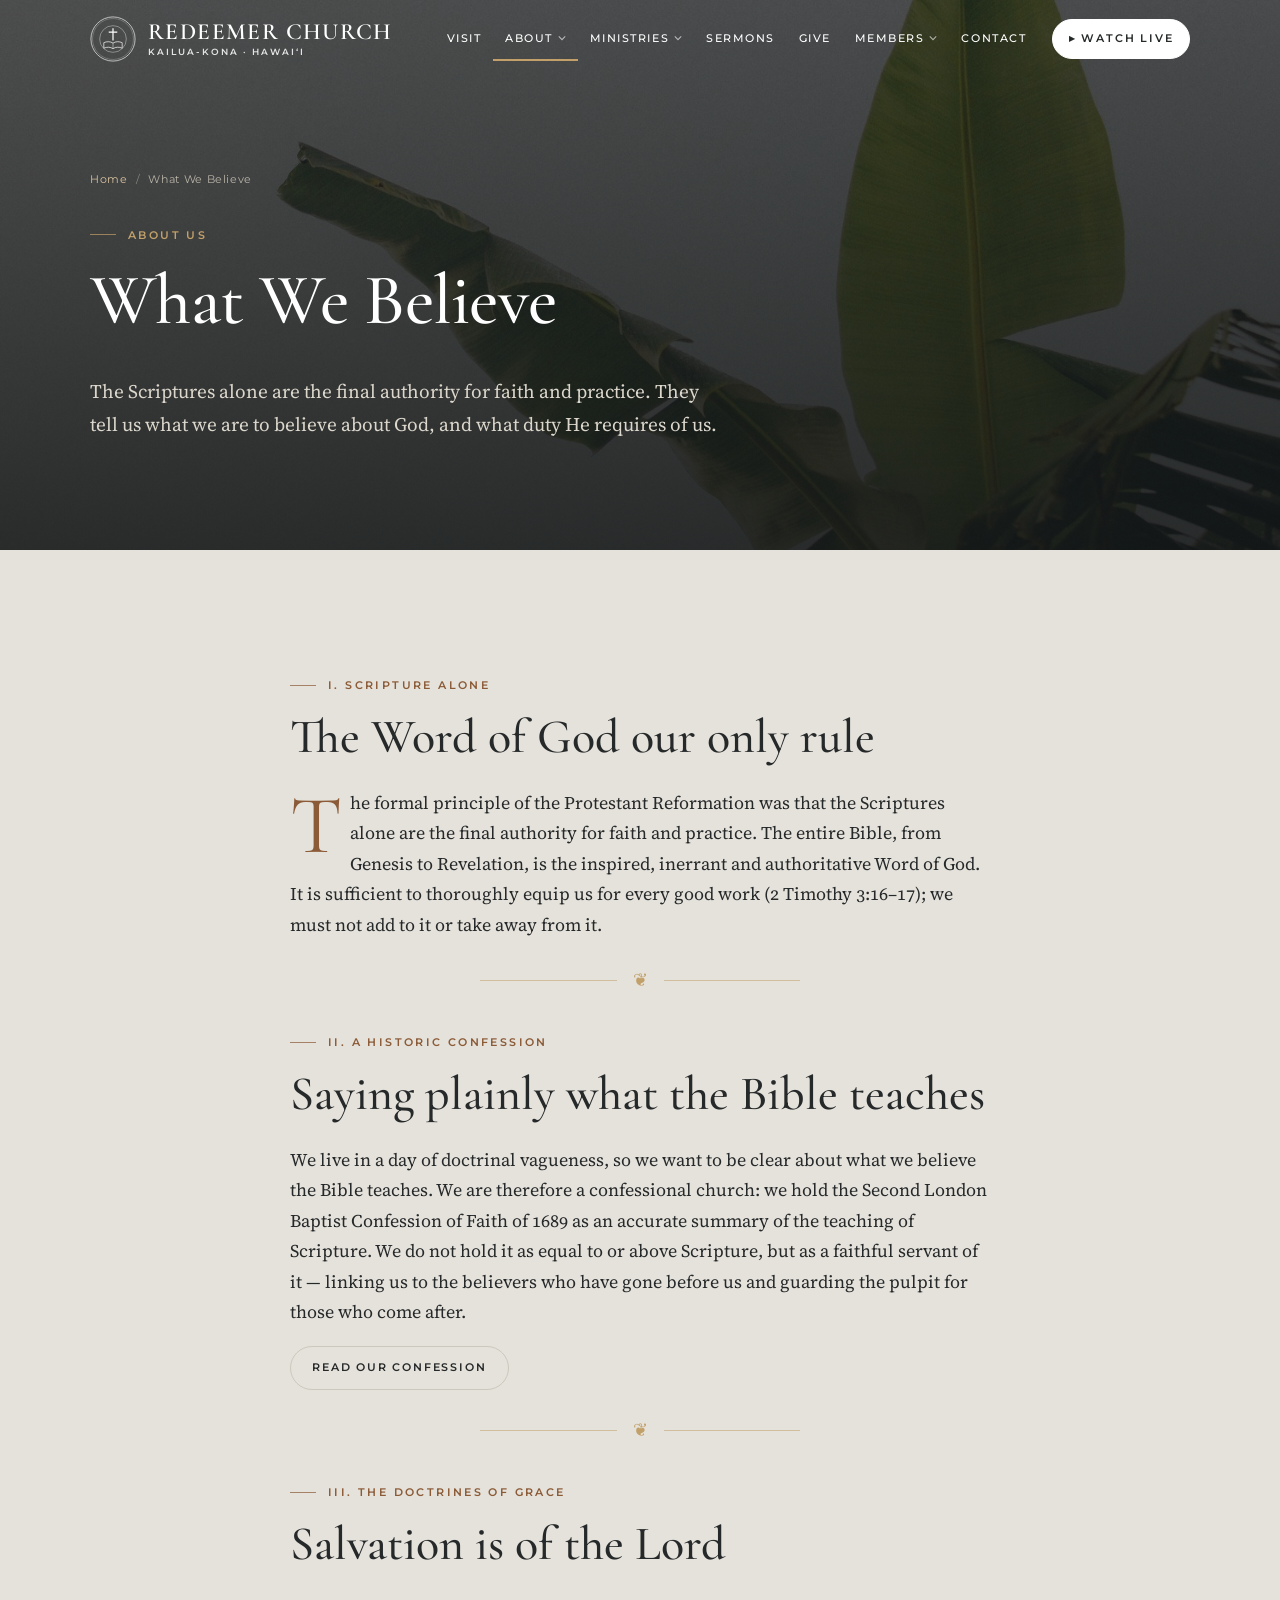
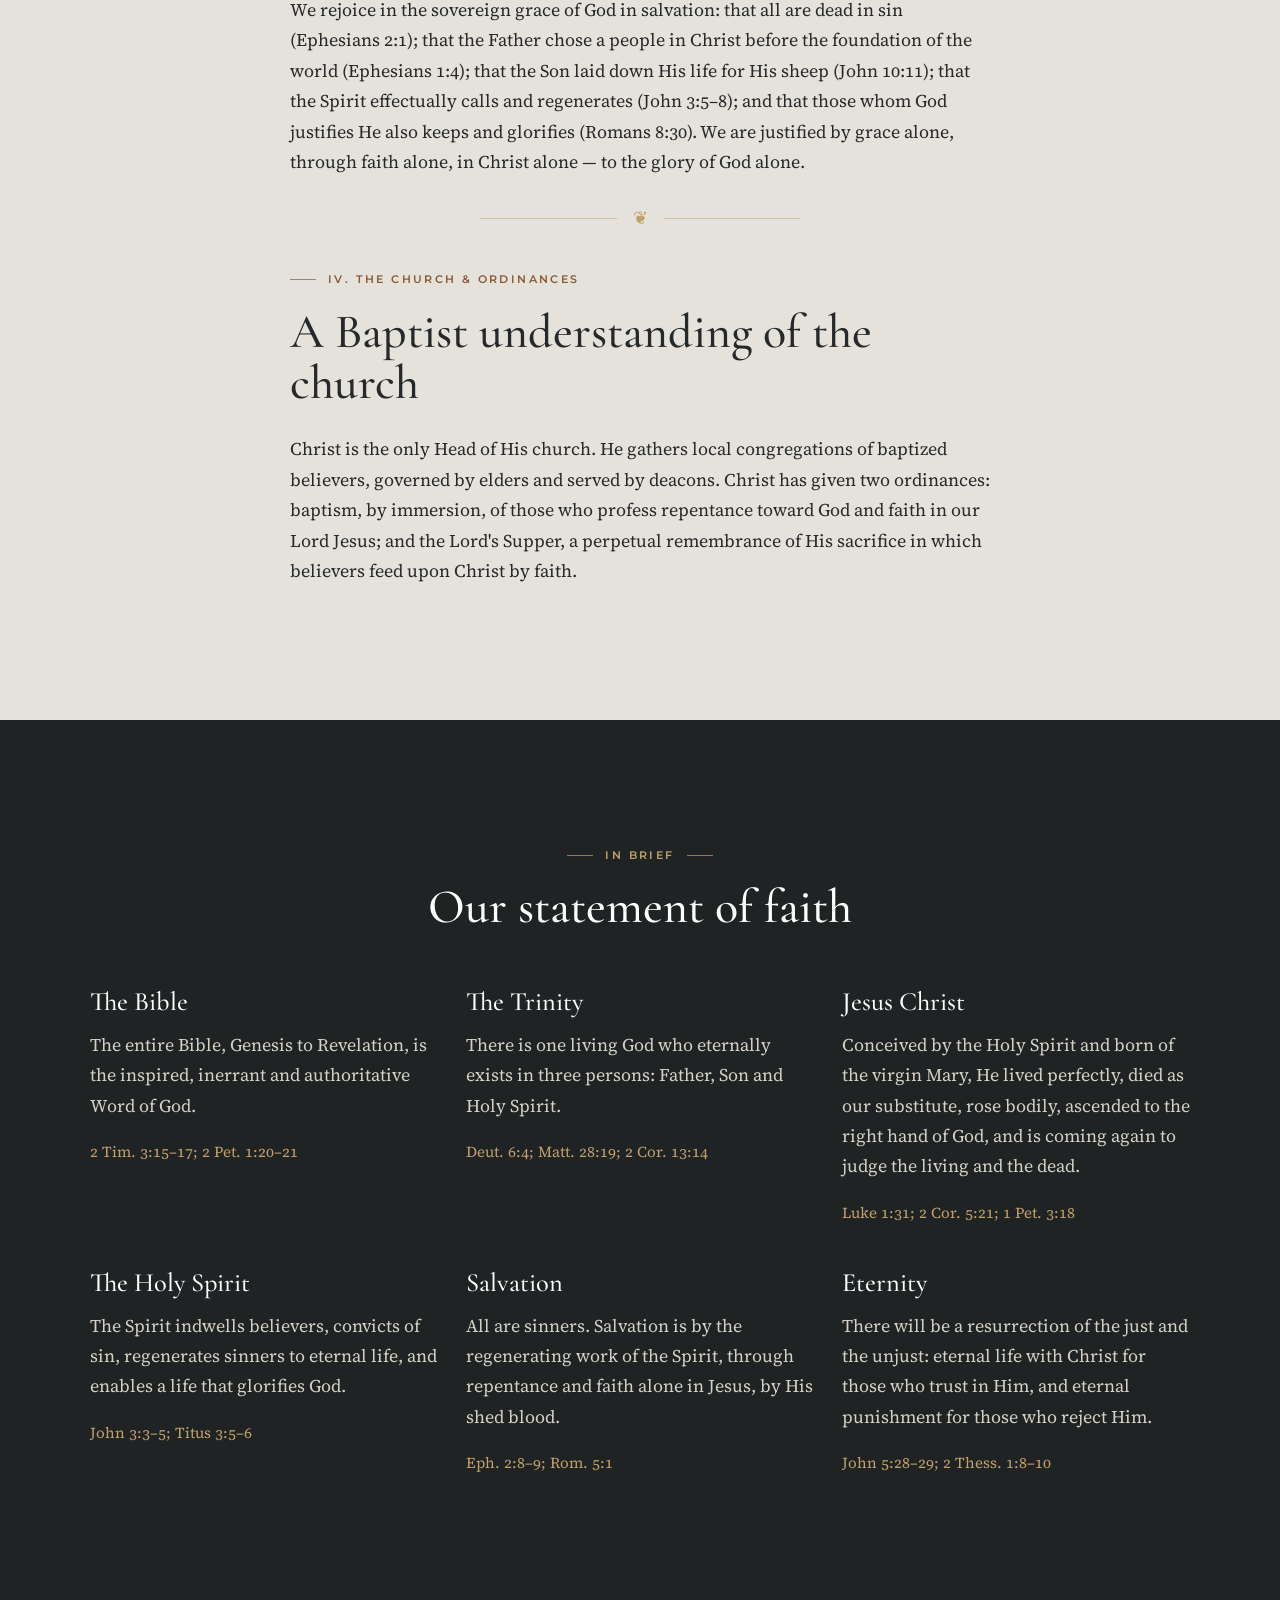
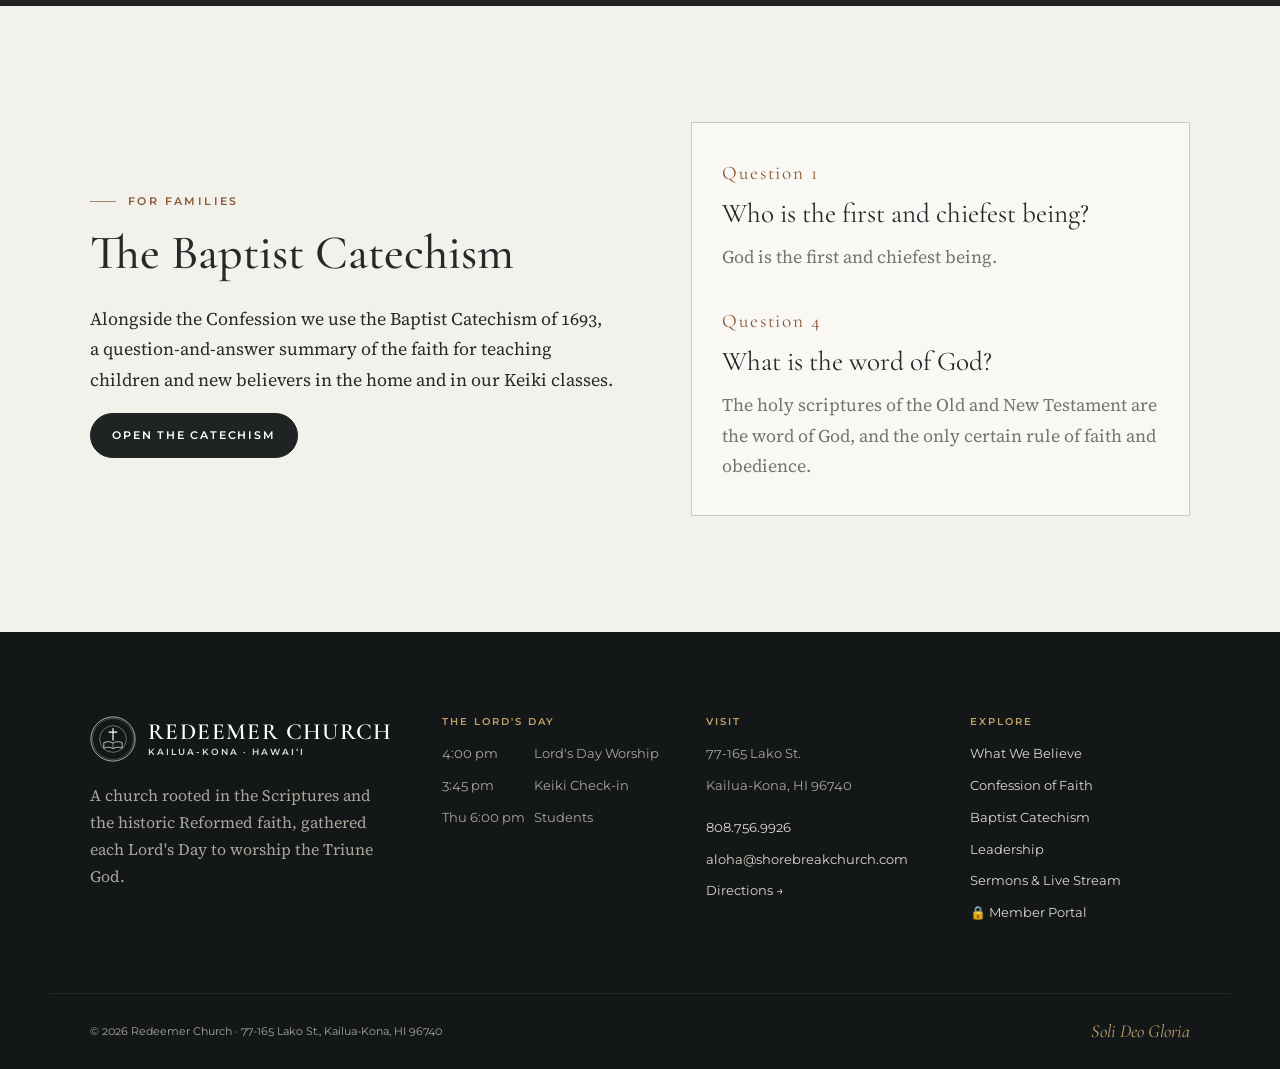
<file: beliefs.html>
<!doctype html>
<html lang="en">
<head>
  <meta charset="utf-8">
  <meta name="viewport" content="width=device-width, initial-scale=1">
  <title>What We Believe · Redeemer Church</title>
  <meta name="description" content="Scripture alone, a confessional church, the doctrines of grace, and the beliefs of Redeemer Church, Kailua-Kona.">
  <link rel="icon" href="assets/img/seal.svg" type="image/svg+xml">
  <link rel="preconnect" href="https://fonts.googleapis.com">
  <link rel="preconnect" href="https://fonts.gstatic.com" crossorigin>
  <link href="https://fonts.googleapis.com/css2?family=Cormorant+Garamond:ital,wght@0,400;0,500;0,600;1,400;1,500&family=Montserrat:wght@400;500;600&family=Source+Serif+4:ital,opsz,wght@0,8..60,400;0,8..60,600;1,8..60,400&display=swap" rel="stylesheet">
  <link rel="stylesheet" href="assets/css/site.css">
</head>
<body class="has-hero" data-section="about">
  <div id="site-header"></div>

  <main id="main">
    <section class="page-hero" style="background-image:url('assets/img/photos/kealaula.jpg')">
      <div class="wrap">
        <div class="crumbs"><a href="index.html">Home</a><span>/</span>What We Believe</div>
        <span class="kicker light">About Us</span>
        <h1>What We Believe</h1>
        <p>The Scriptures alone are the final authority for faith and practice. They tell us what we are to believe about God, and what duty He requires of us.</p>
      </div>
    </section>

    <section>
      <div class="wrap narrow">
        <span class="kicker">I. Scripture Alone</span>
        <h2>The Word of God our only rule</h2>
        <p class="dropcap">The formal principle of the Protestant Reformation was that the Scriptures alone are the final authority for faith and practice. The entire Bible, from Genesis to Revelation, is the inspired, inerrant and authoritative Word of God. It is sufficient to thoroughly equip us for every good work (2 Timothy 3:16–17); we must not add to it or take away from it.</p>
        <div class="fleuron"><span>❦</span></div>

        <span class="kicker">II. A Historic Confession</span>
        <h2>Saying plainly what the Bible teaches</h2>
        <p>We live in a day of doctrinal vagueness, so we want to be clear about what we believe the Bible teaches. We are therefore a confessional church: we hold the Second London Baptist Confession of Faith of 1689 as an accurate summary of the teaching of Scripture. We do not hold it as equal to or above Scripture, but as a faithful servant of it — linking us to the believers who have gone before us and guarding the pulpit for those who come after.</p>
        <a class="btn ghost" href="confession.html">Read Our Confession</a>
        <div class="fleuron"><span>❦</span></div>

        <span class="kicker">III. The Doctrines of Grace</span>
        <h2>Salvation is of the Lord</h2>
        <p>We rejoice in the sovereign grace of God in salvation: that all are dead in sin (Ephesians 2:1); that the Father chose a people in Christ before the foundation of the world (Ephesians 1:4); that the Son laid down His life for His sheep (John 10:11); that the Spirit effectually calls and regenerates (John 3:5–8); and that those whom God justifies He also keeps and glorifies (Romans 8:30). We are justified by grace alone, through faith alone, in Christ alone — to the glory of God alone.</p>
        <div class="fleuron"><span>❦</span></div>

        <span class="kicker">IV. The Church &amp; Ordinances</span>
        <h2>A Baptist understanding of the church</h2>
        <p>Christ is the only Head of His church. He gathers local congregations of baptized believers, governed by elders and served by deacons. Christ has given two ordinances: baptism, by immersion, of those who profess repentance toward God and faith in our Lord Jesus; and the Lord's Supper, a perpetual remembrance of His sacrifice in which believers feed upon Christ by faith.</p>
      </div>
    </section>

    <section class="bg-dark">
      <div class="wrap">
        <div class="section-head center">
          <span class="kicker light">In Brief</span>
          <h2>Our statement of faith</h2>
        </div>
        <div class="grid grid-3">
          <div><h3>The Bible</h3><p>The entire Bible, Genesis to Revelation, is the inspired, inerrant and authoritative Word of God.</p><p class="small" style="color:var(--brass)">2 Tim. 3:15–17; 2 Pet. 1:20–21</p></div>
          <div><h3>The Trinity</h3><p>There is one living God who eternally exists in three persons: Father, Son and Holy Spirit.</p><p class="small" style="color:var(--brass)">Deut. 6:4; Matt. 28:19; 2 Cor. 13:14</p></div>
          <div><h3>Jesus Christ</h3><p>Conceived by the Holy Spirit and born of the virgin Mary, He lived perfectly, died as our substitute, rose bodily, ascended to the right hand of God, and is coming again to judge the living and the dead.</p><p class="small" style="color:var(--brass)">Luke 1:31; 2 Cor. 5:21; 1 Pet. 3:18</p></div>
          <div><h3>The Holy Spirit</h3><p>The Spirit indwells believers, convicts of sin, regenerates sinners to eternal life, and enables a life that glorifies God.</p><p class="small" style="color:var(--brass)">John 3:3–5; Titus 3:5–6</p></div>
          <div><h3>Salvation</h3><p>All are sinners. Salvation is by the regenerating work of the Spirit, through repentance and faith alone in Jesus, by His shed blood.</p><p class="small" style="color:var(--brass)">Eph. 2:8–9; Rom. 5:1</p></div>
          <div><h3>Eternity</h3><p>There will be a resurrection of the just and the unjust: eternal life with Christ for those who trust in Him, and eternal punishment for those who reject Him.</p><p class="small" style="color:var(--brass)">John 5:28–29; 2 Thess. 1:8–10</p></div>
        </div>
      </div>
    </section>

    <section class="bg-vellum">
      <div class="wrap split">
        <div>
          <span class="kicker">For Families</span>
          <h2>The Baptist Catechism</h2>
          <p>Alongside the Confession we use the Baptist Catechism of 1693, a question-and-answer summary of the faith for teaching children and new believers in the home and in our Keiki classes.</p>
          <a class="btn" href="catechism.html">Open the Catechism</a>
        </div>
        <div class="panel-card">
          <div class="numeral">Question 1</div>
          <p style="font-family:var(--display);font-size:1.7rem;line-height:1.25;margin-bottom:.4em">Who is the first and chiefest being?</p>
          <p class="muted">God is the first and chiefest being.</p>
          <div class="numeral mt-2">Question 4</div>
          <p style="font-family:var(--display);font-size:1.7rem;line-height:1.25;margin-bottom:.4em">What is the word of God?</p>
          <p class="muted mb-0">The holy scriptures of the Old and New Testament are the word of God, and the only certain rule of faith and obedience.</p>
        </div>
      </div>
    </section>
  </main>

  <div id="site-footer"></div>
  <script src="assets/js/site.js"></script>
</body>
</html>
</file>
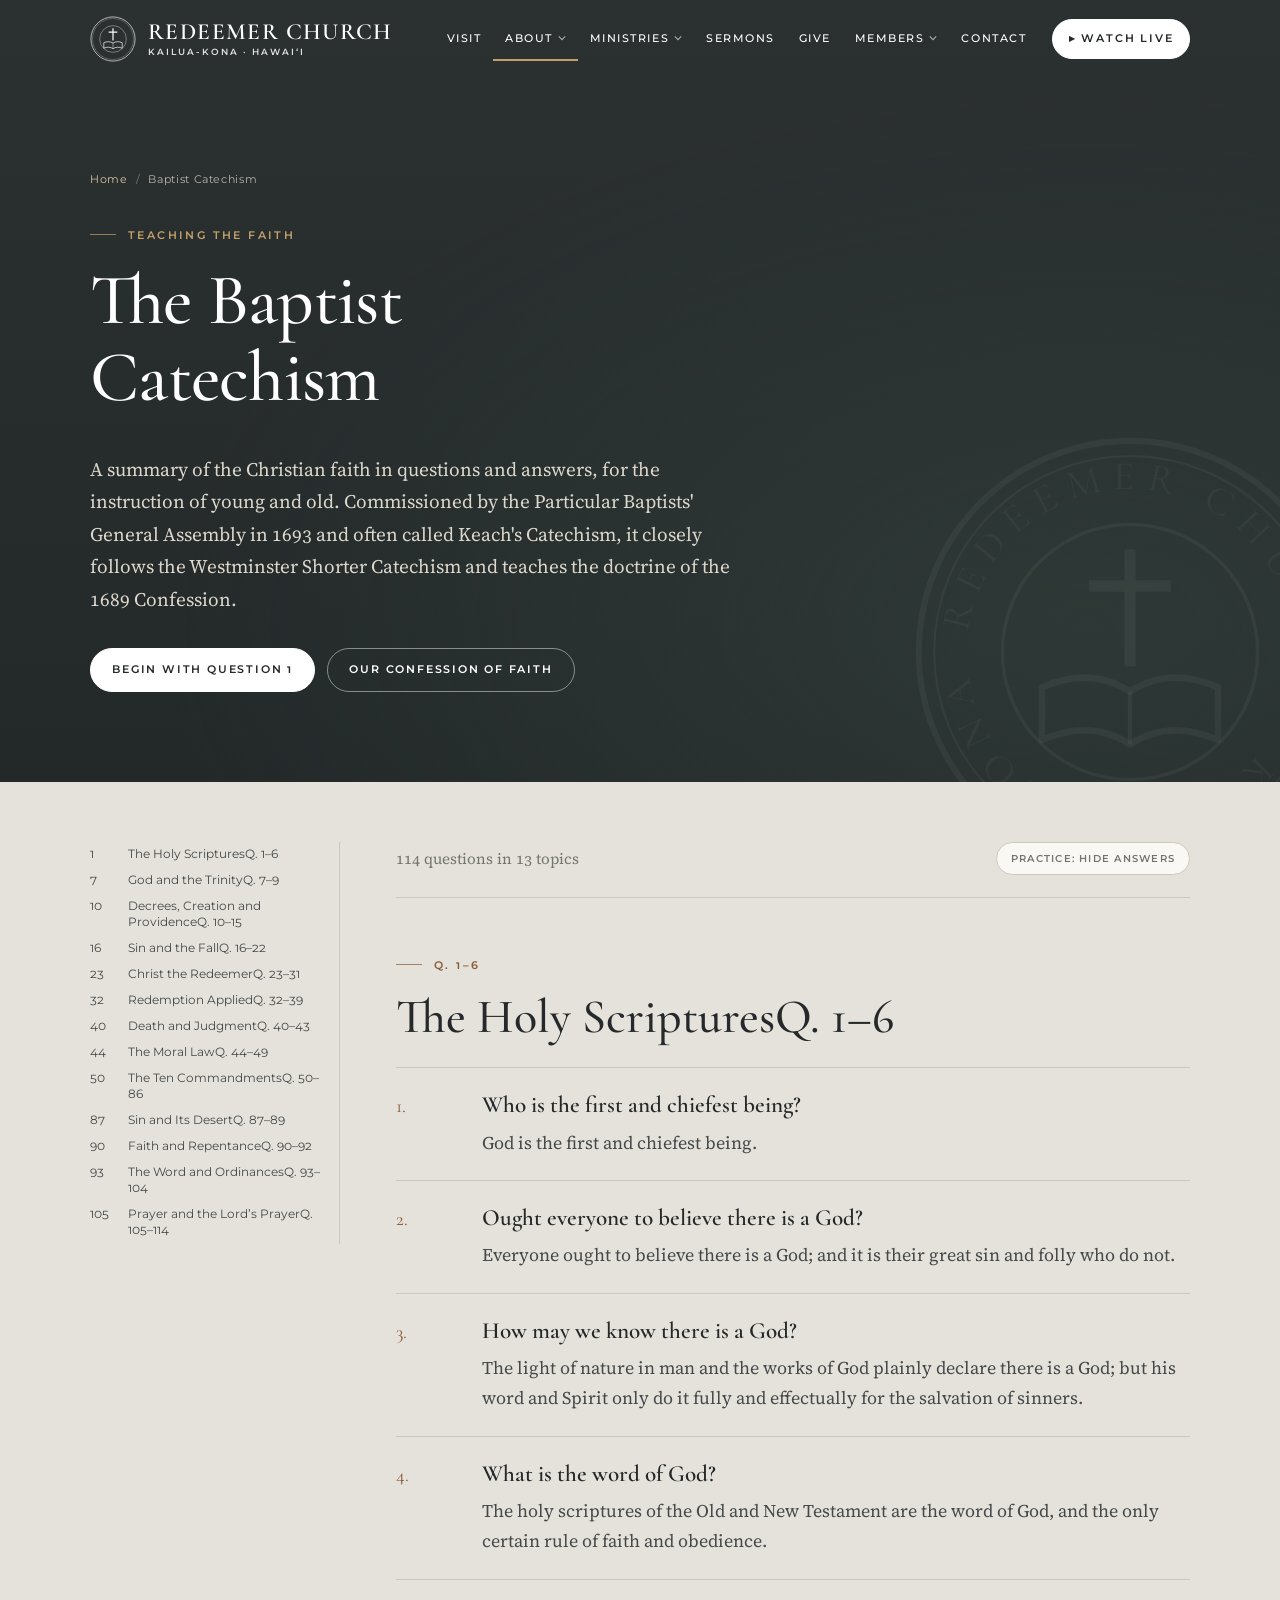
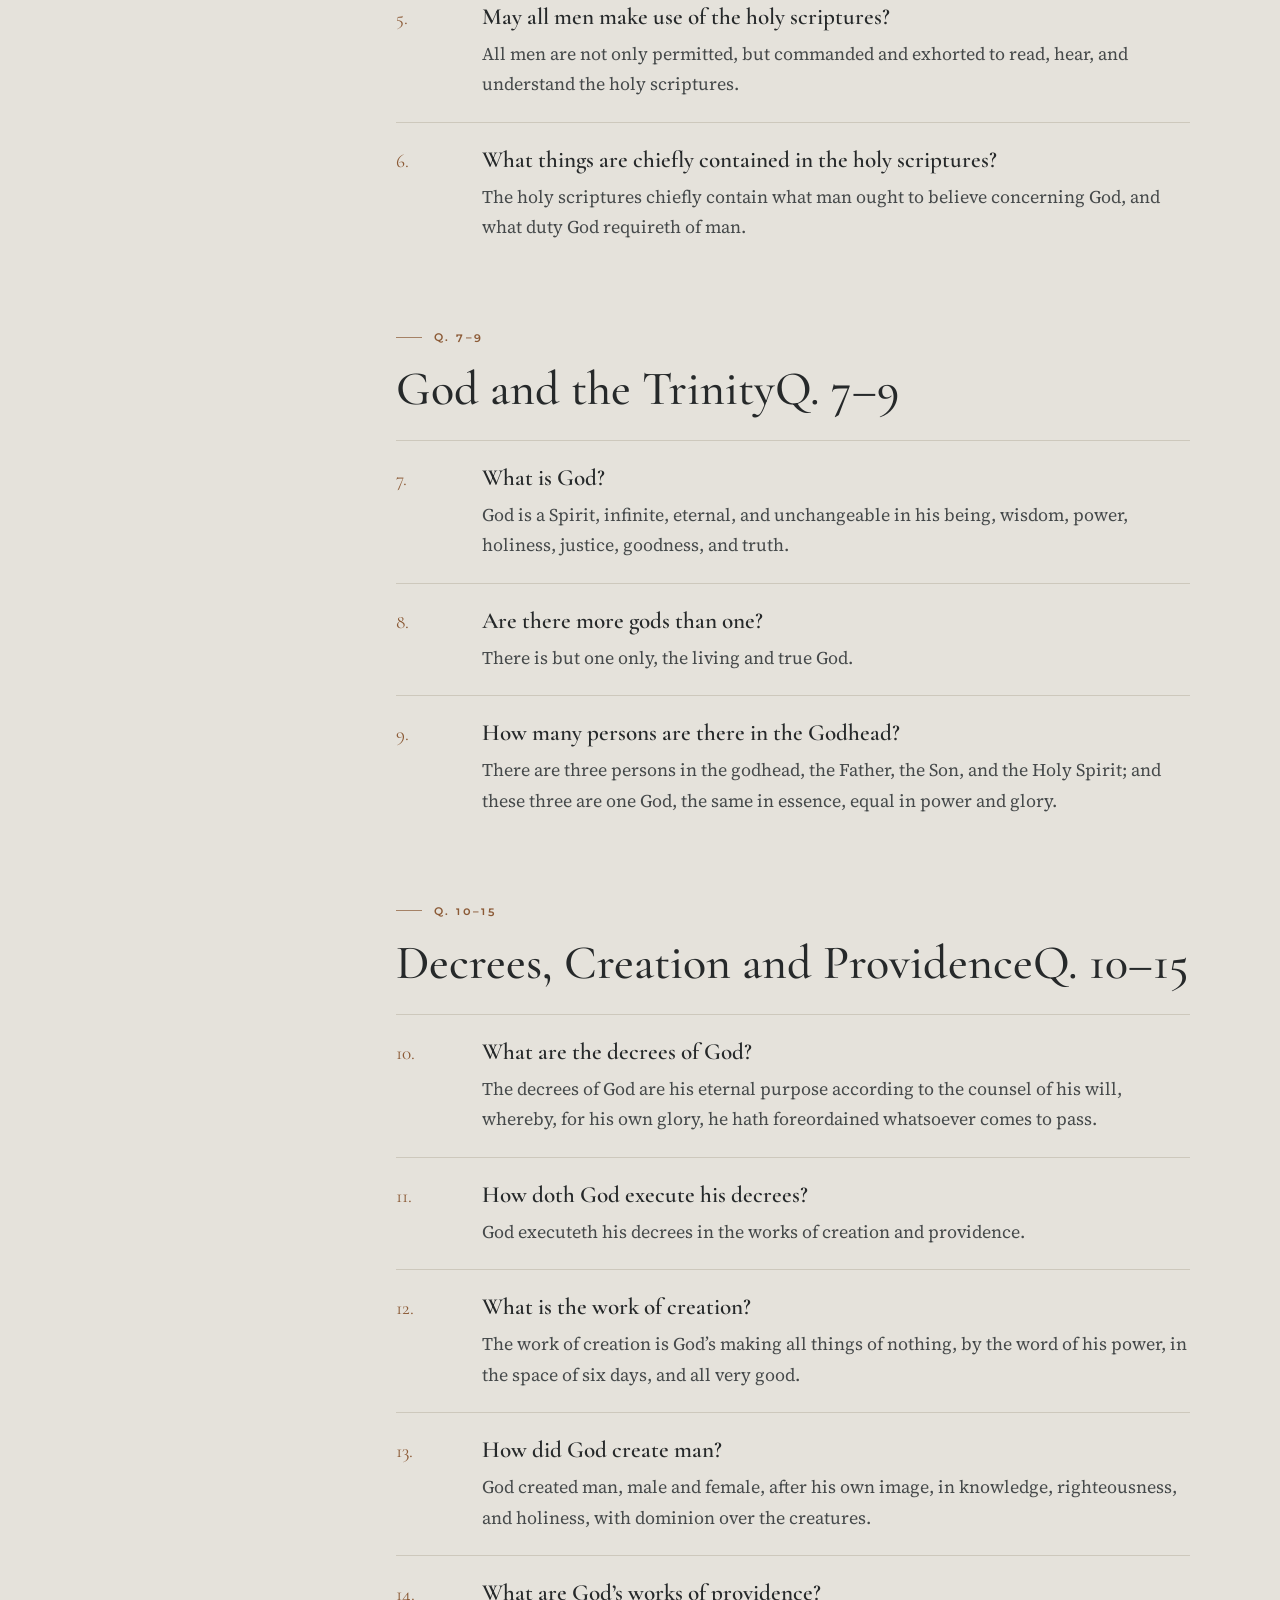
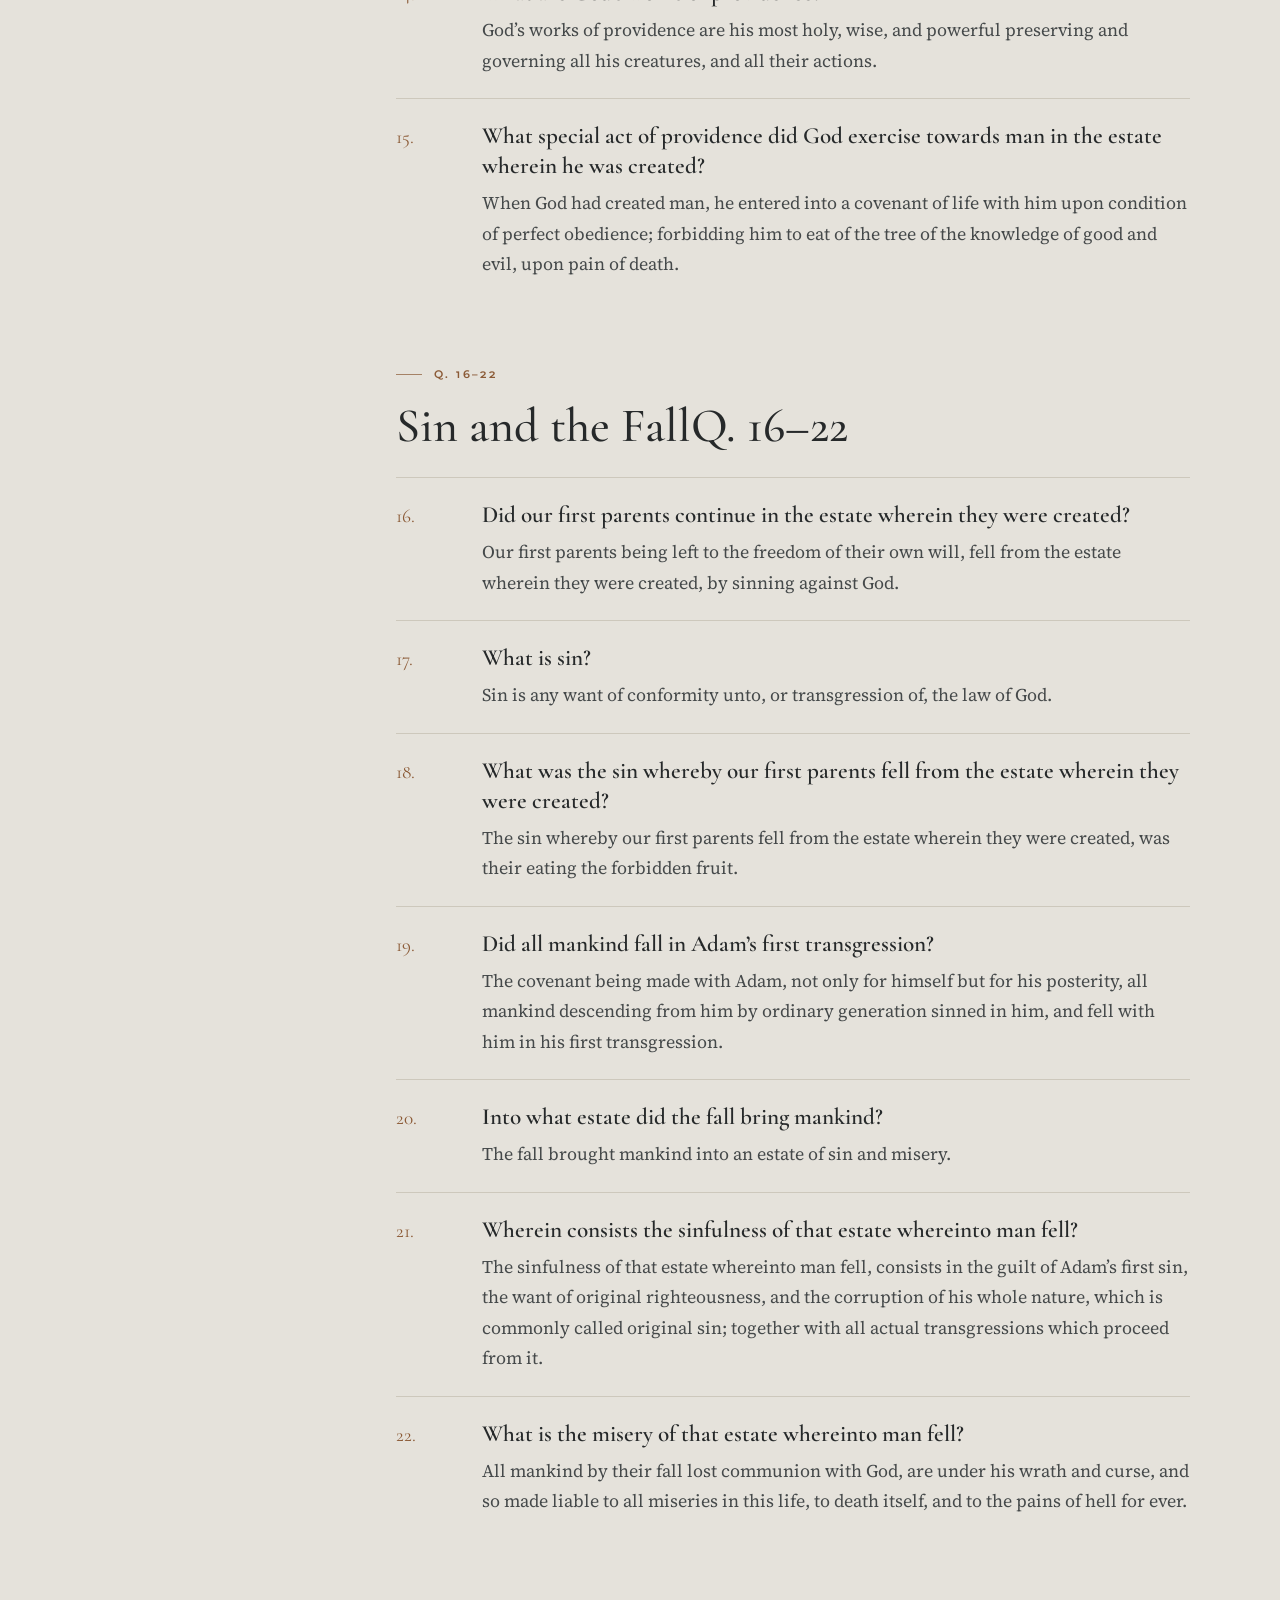
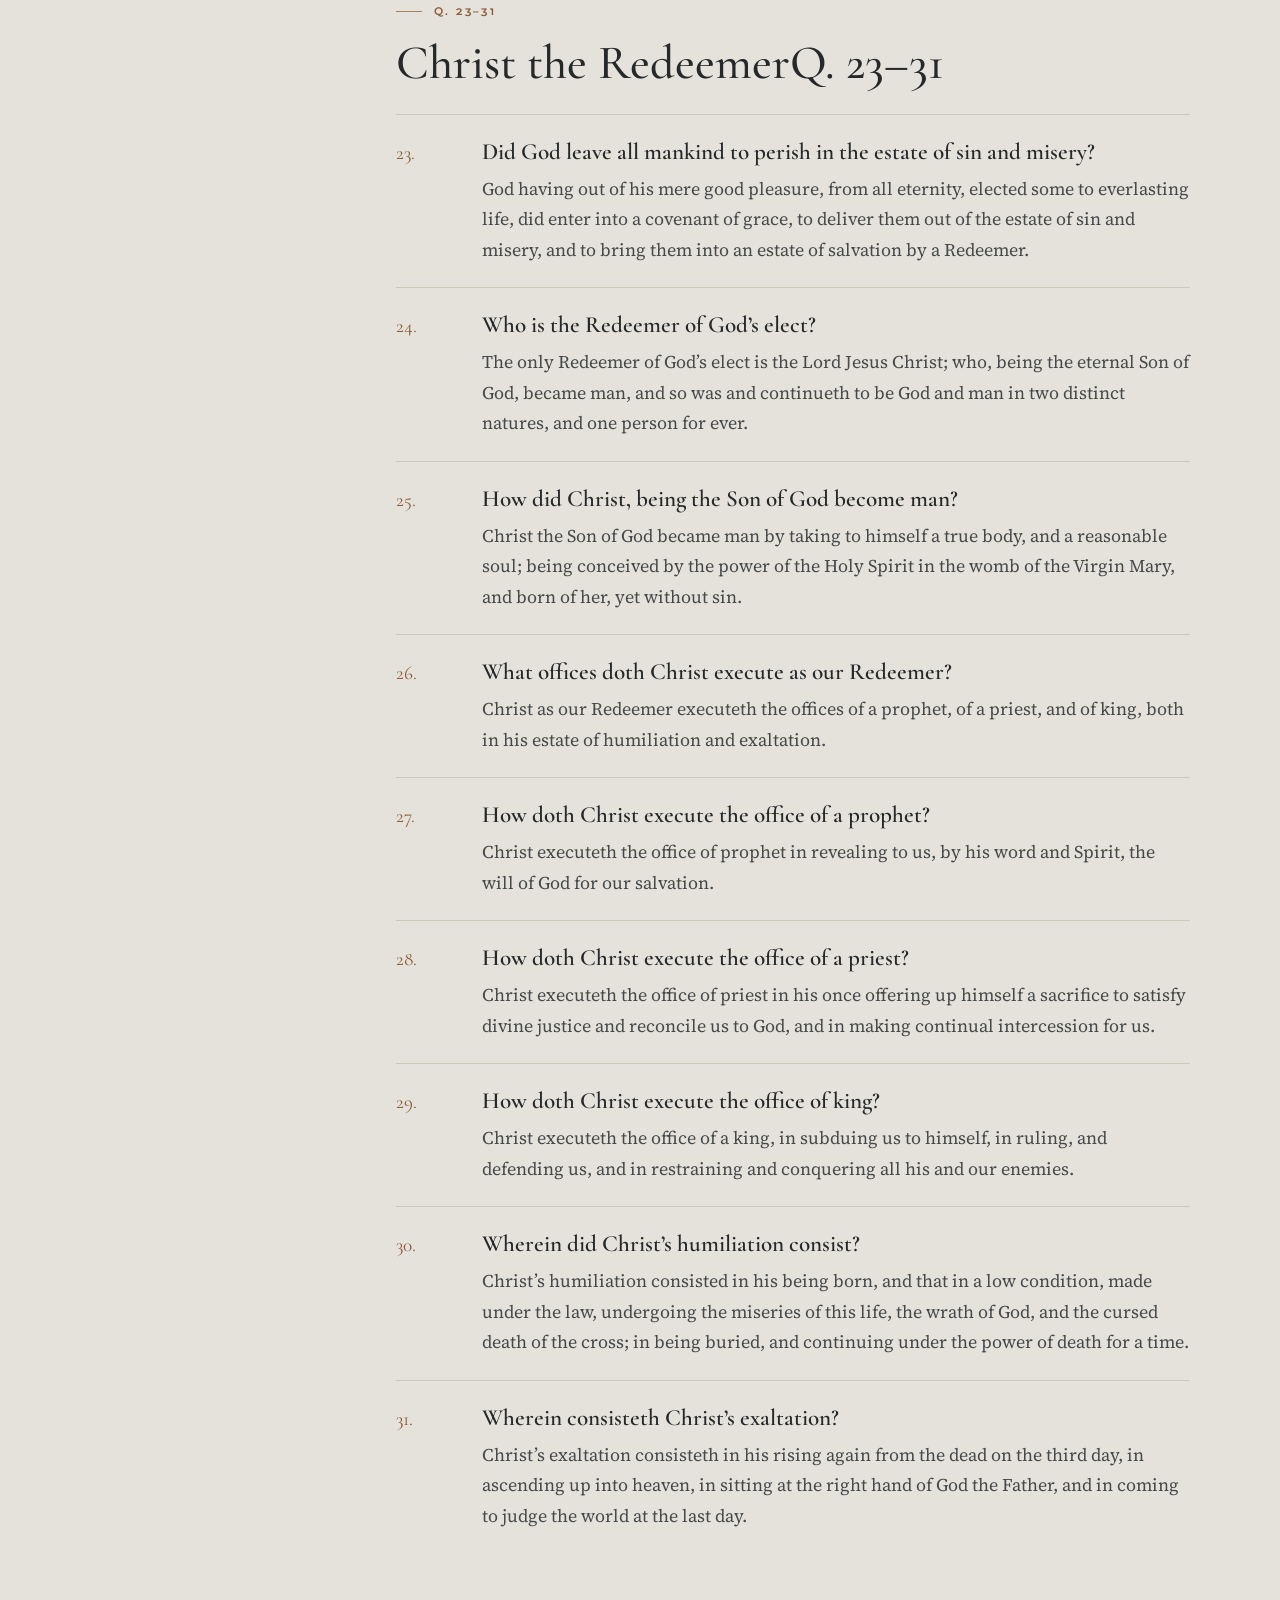
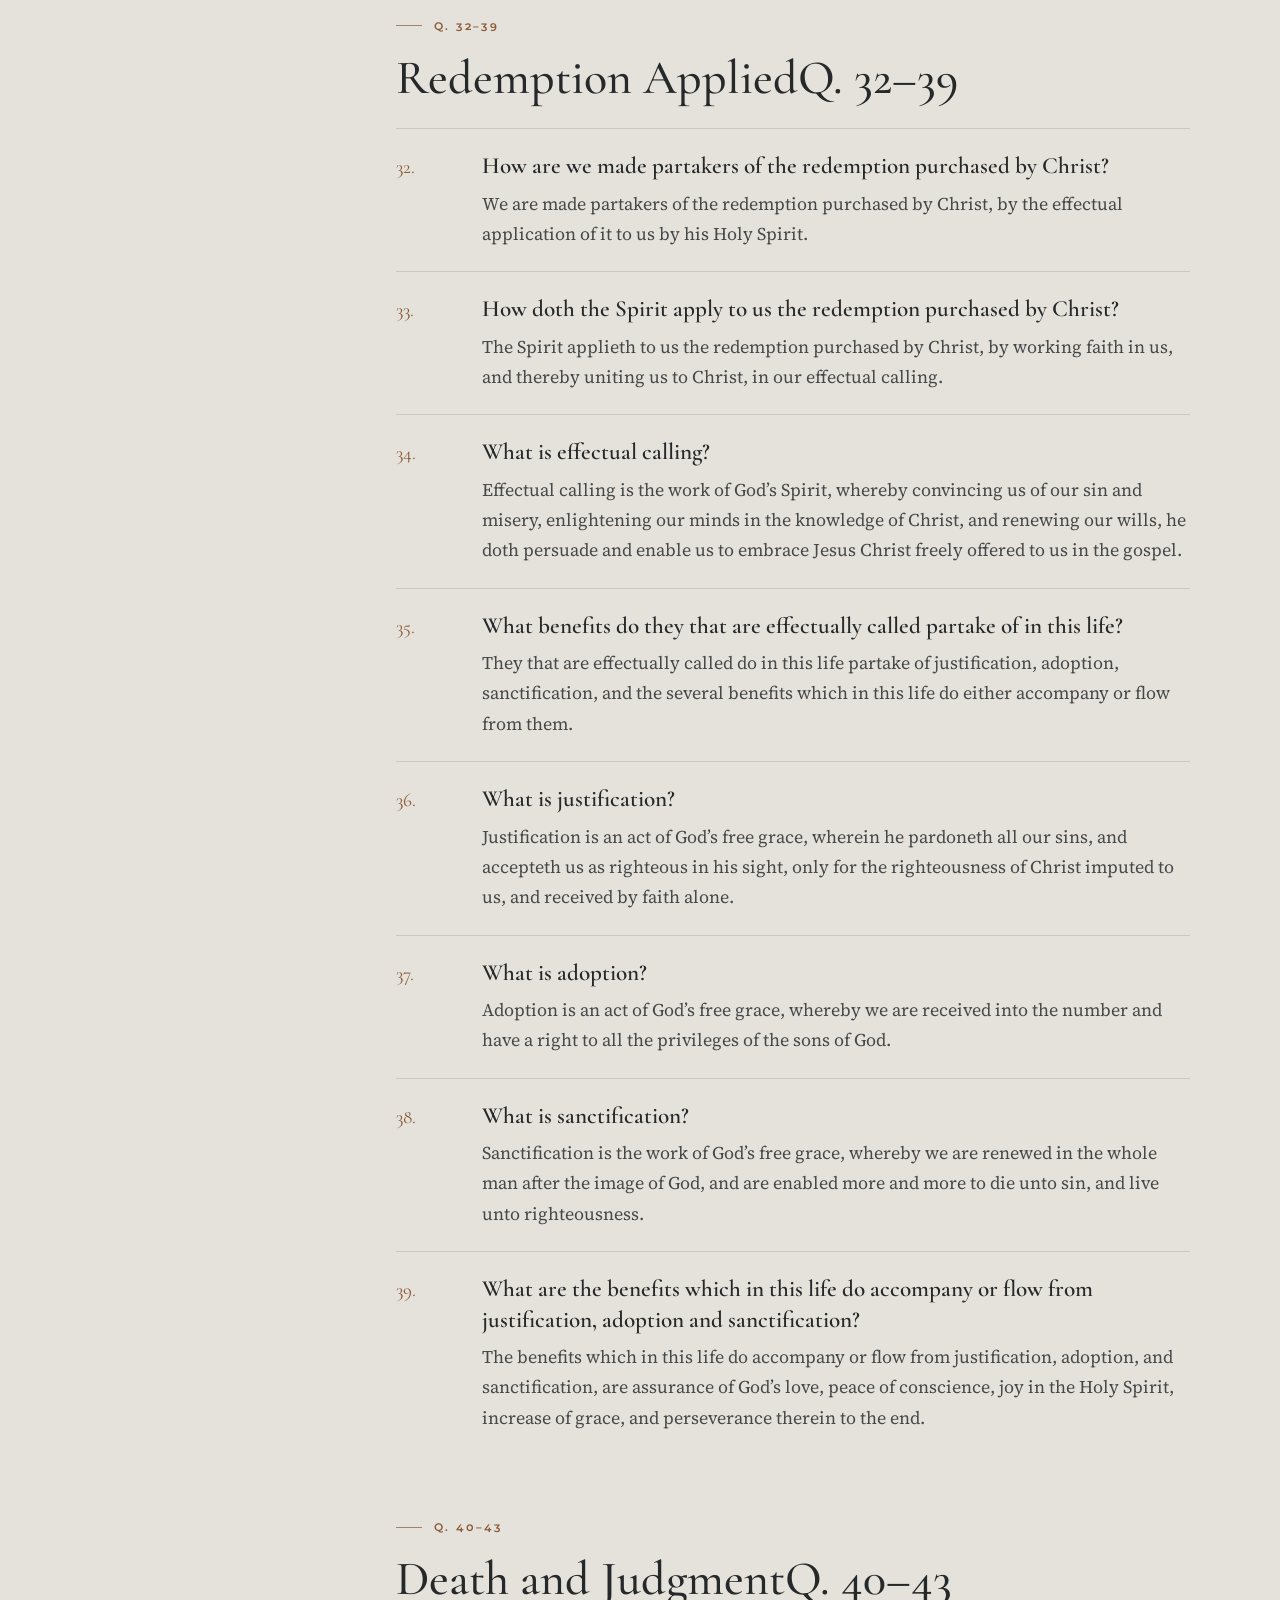
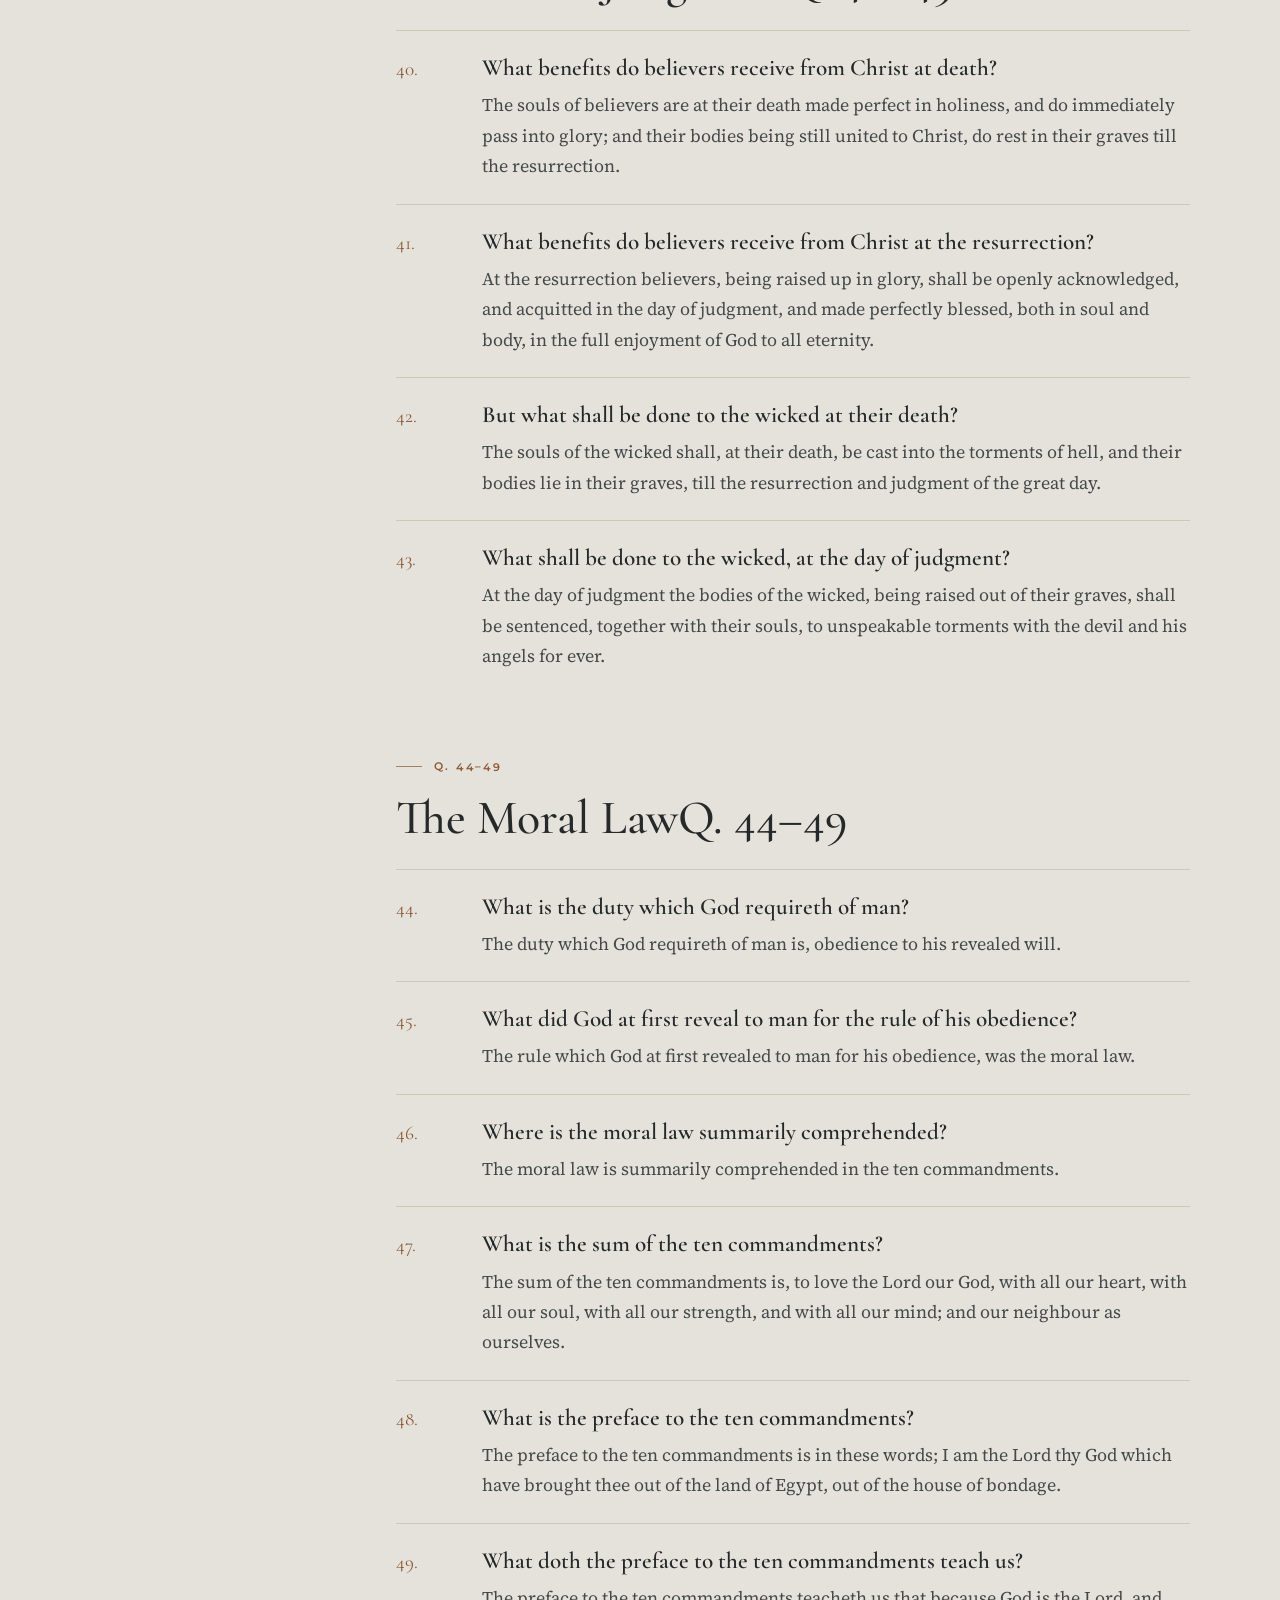
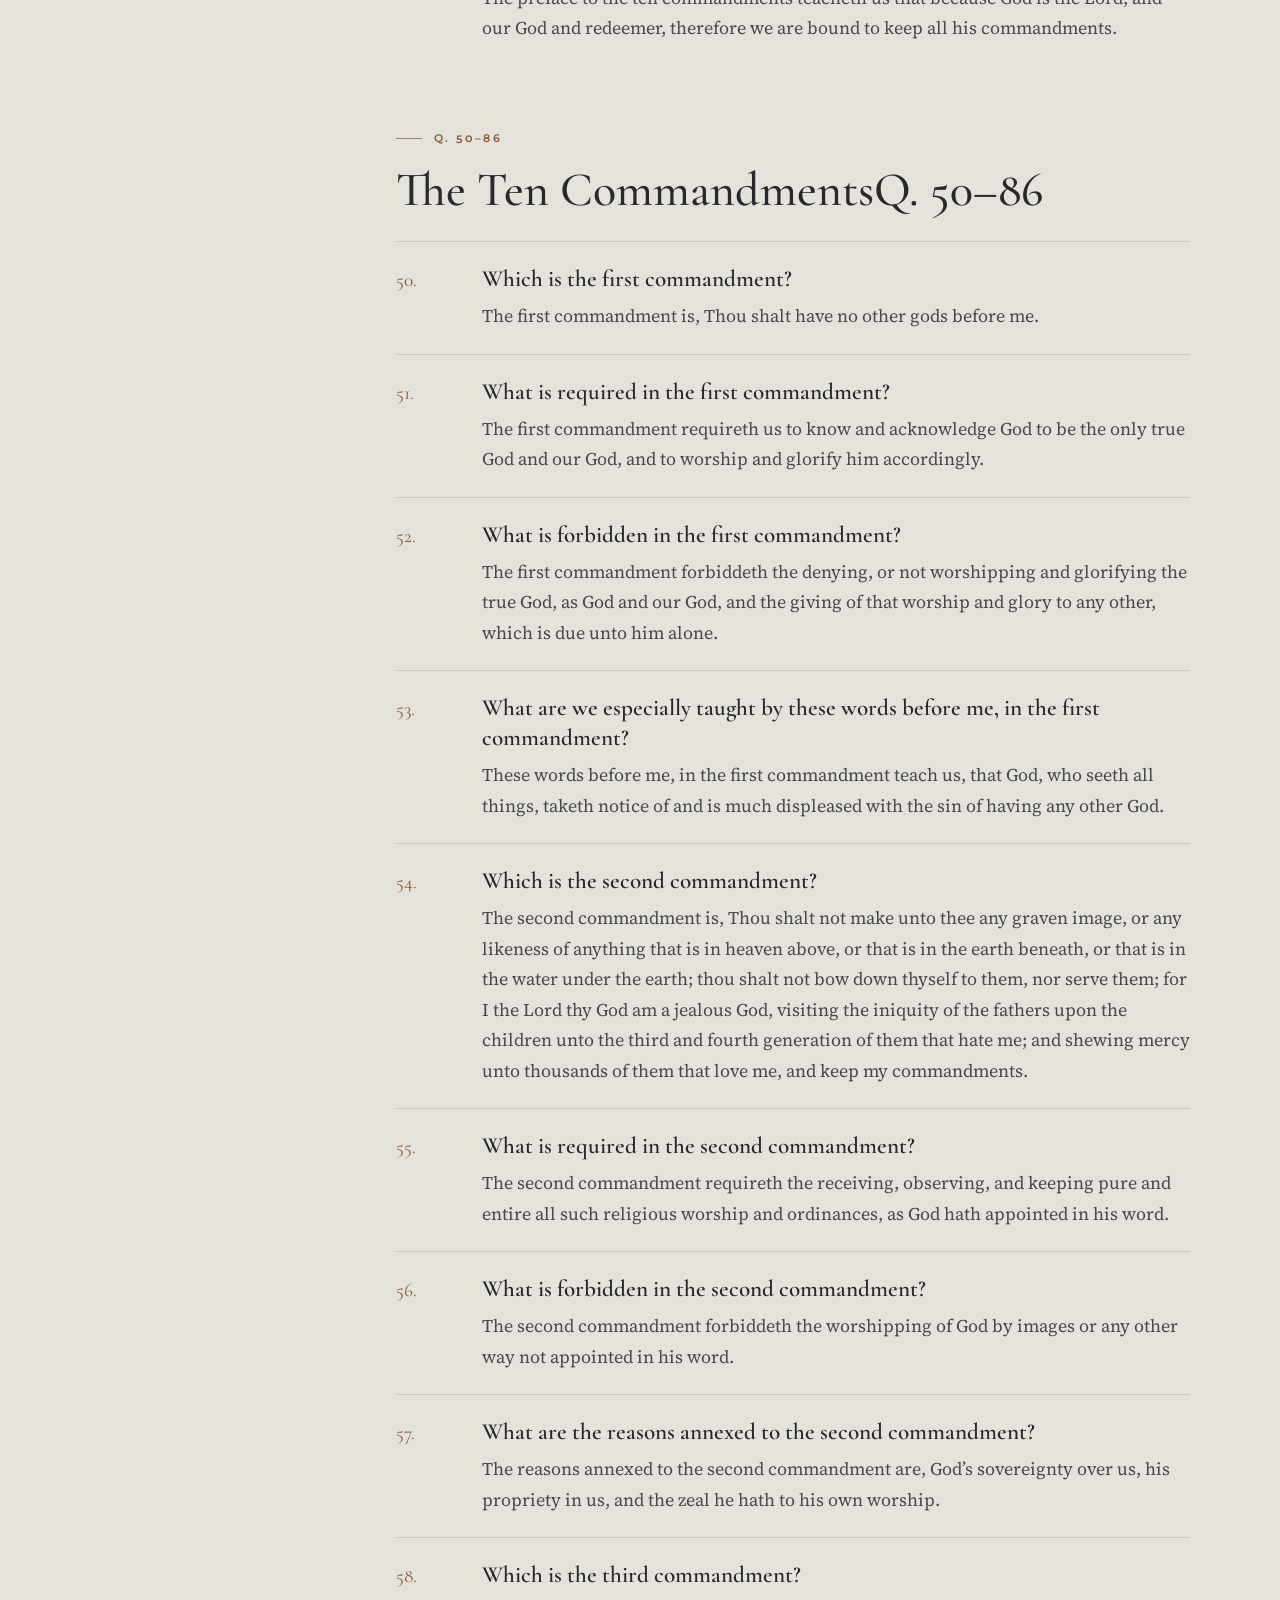
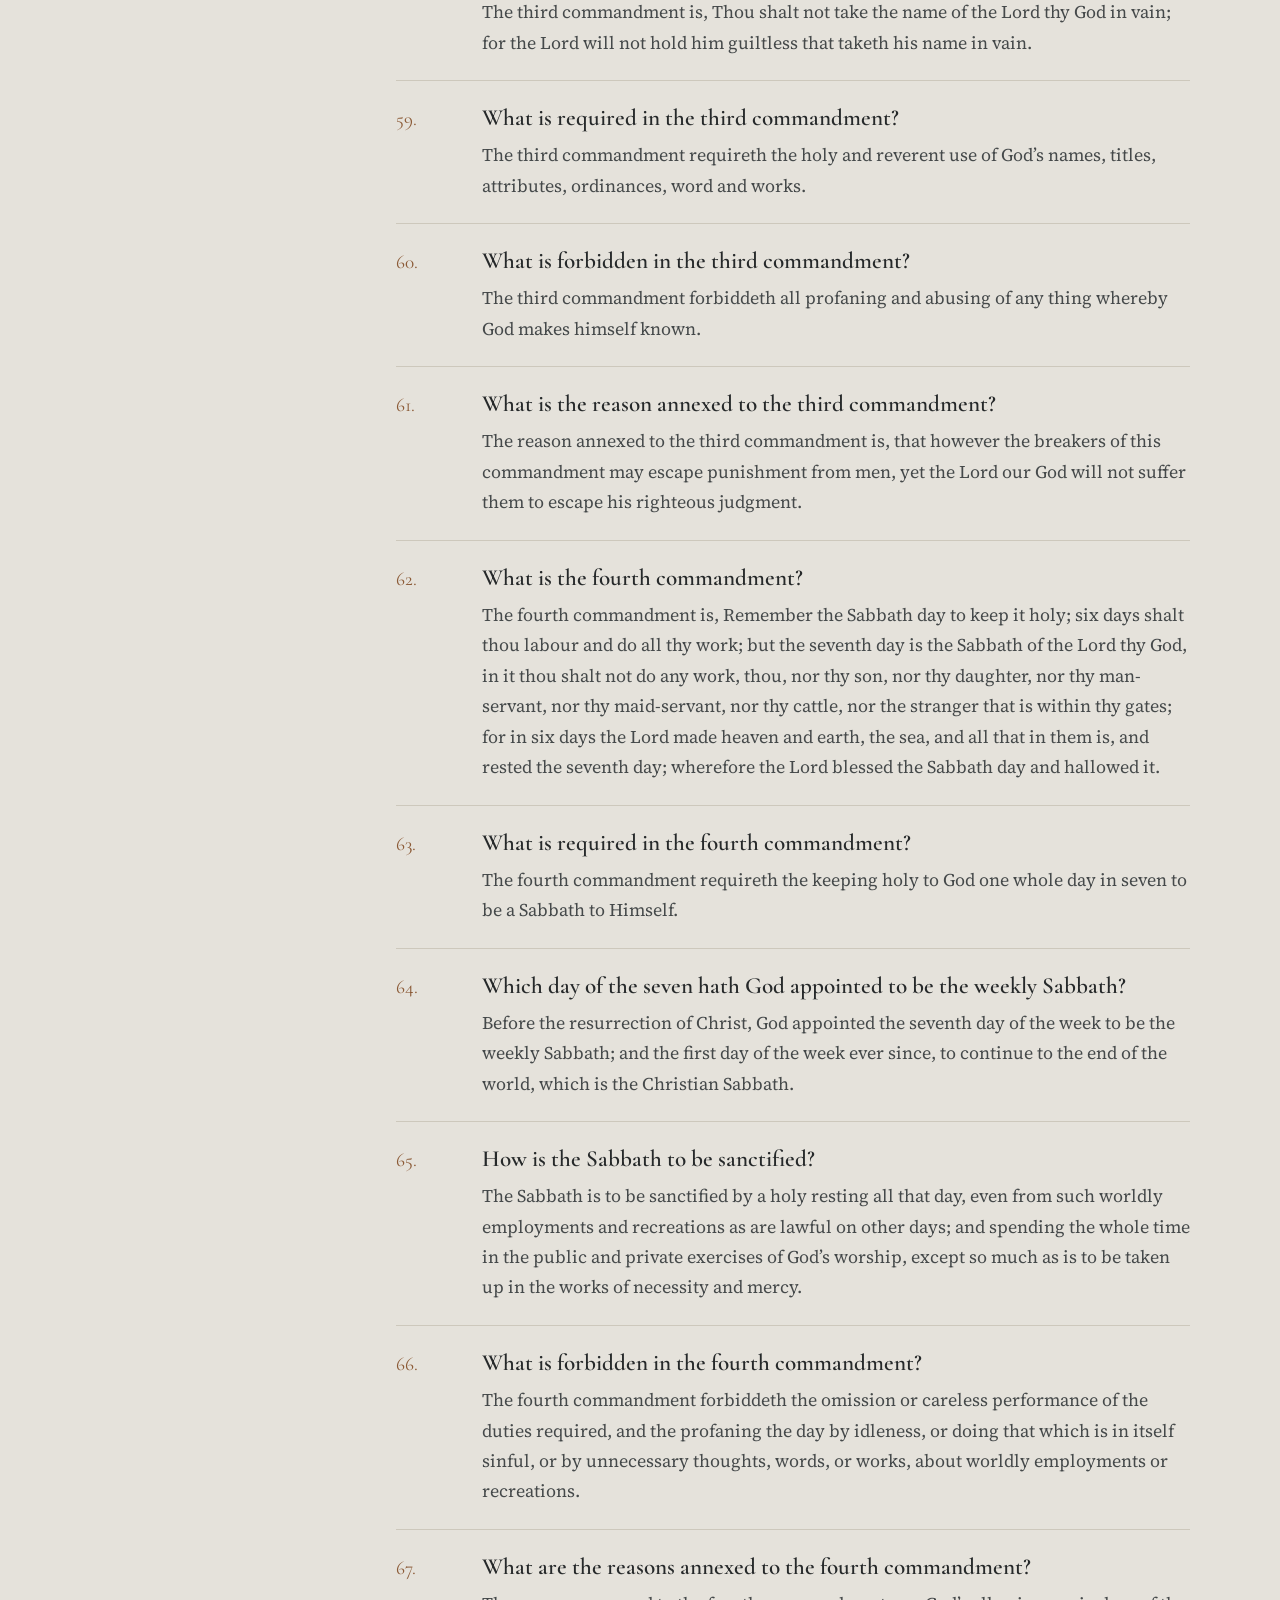
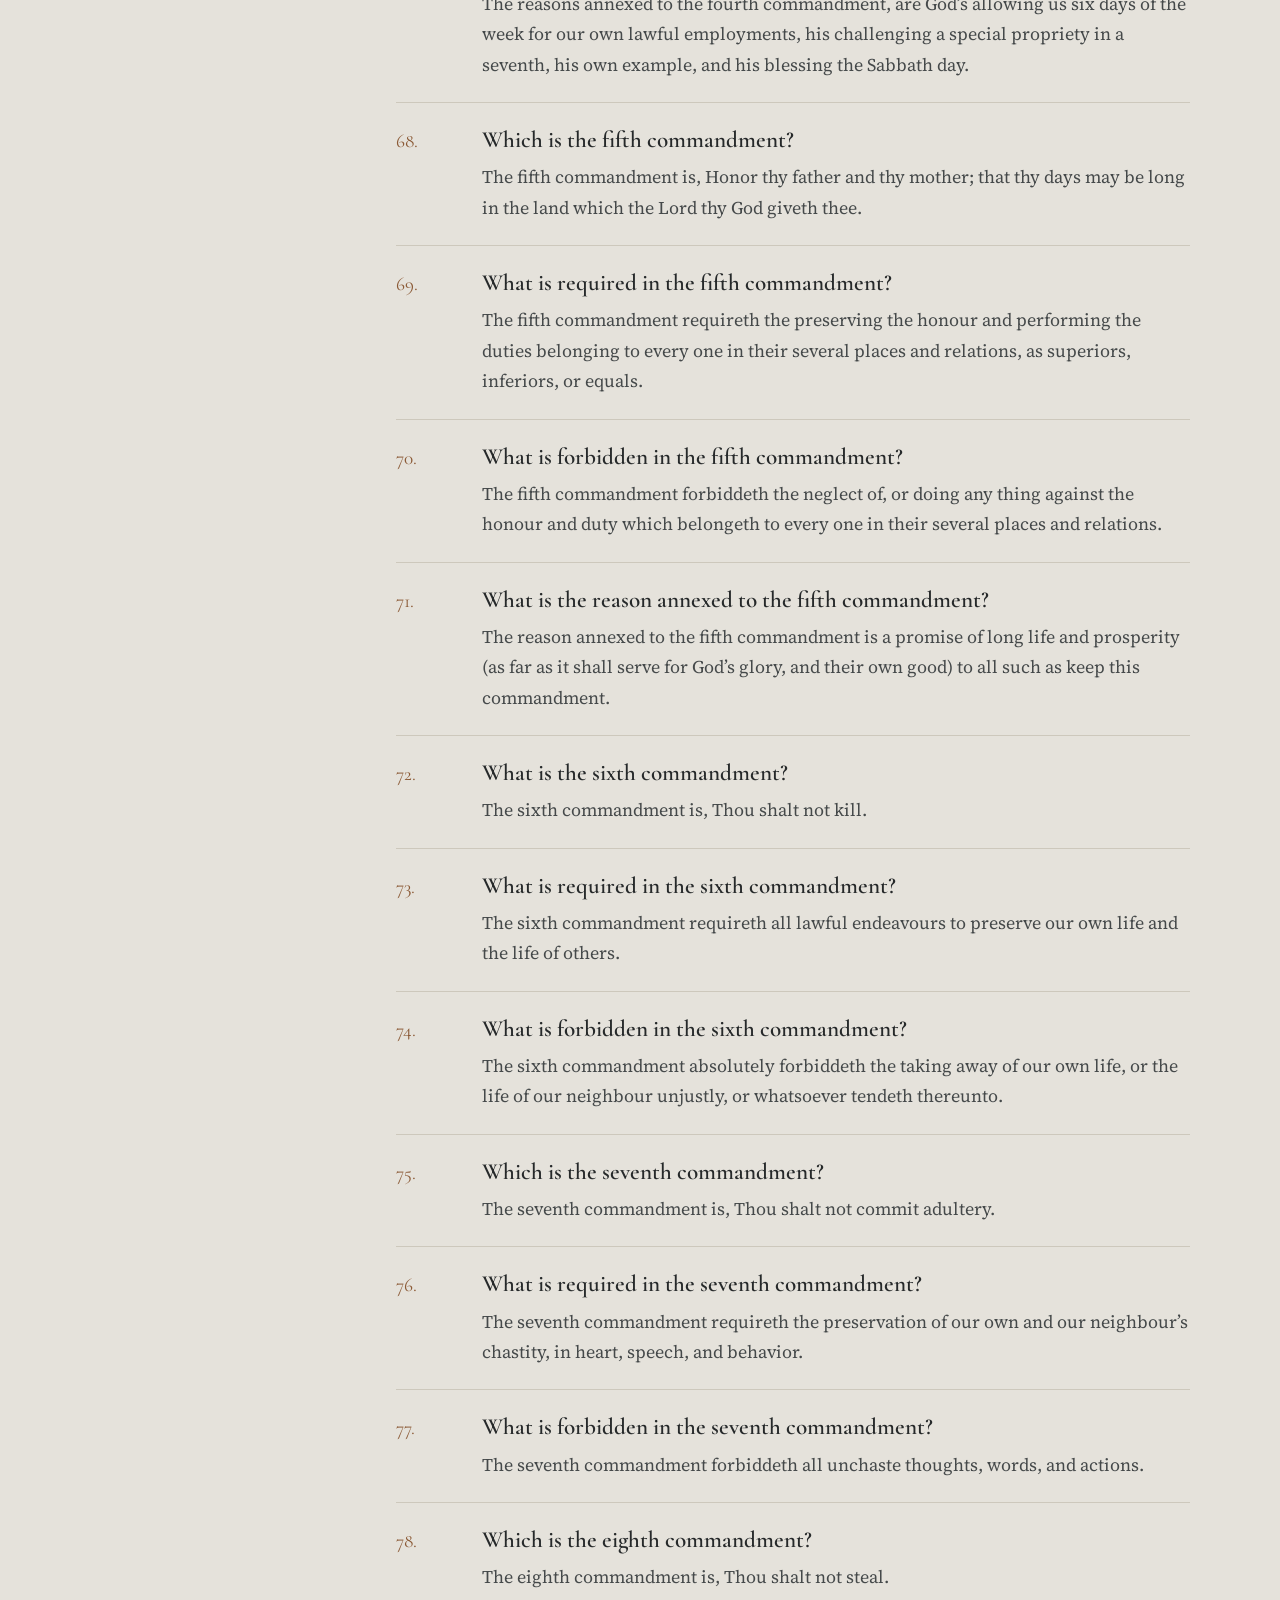
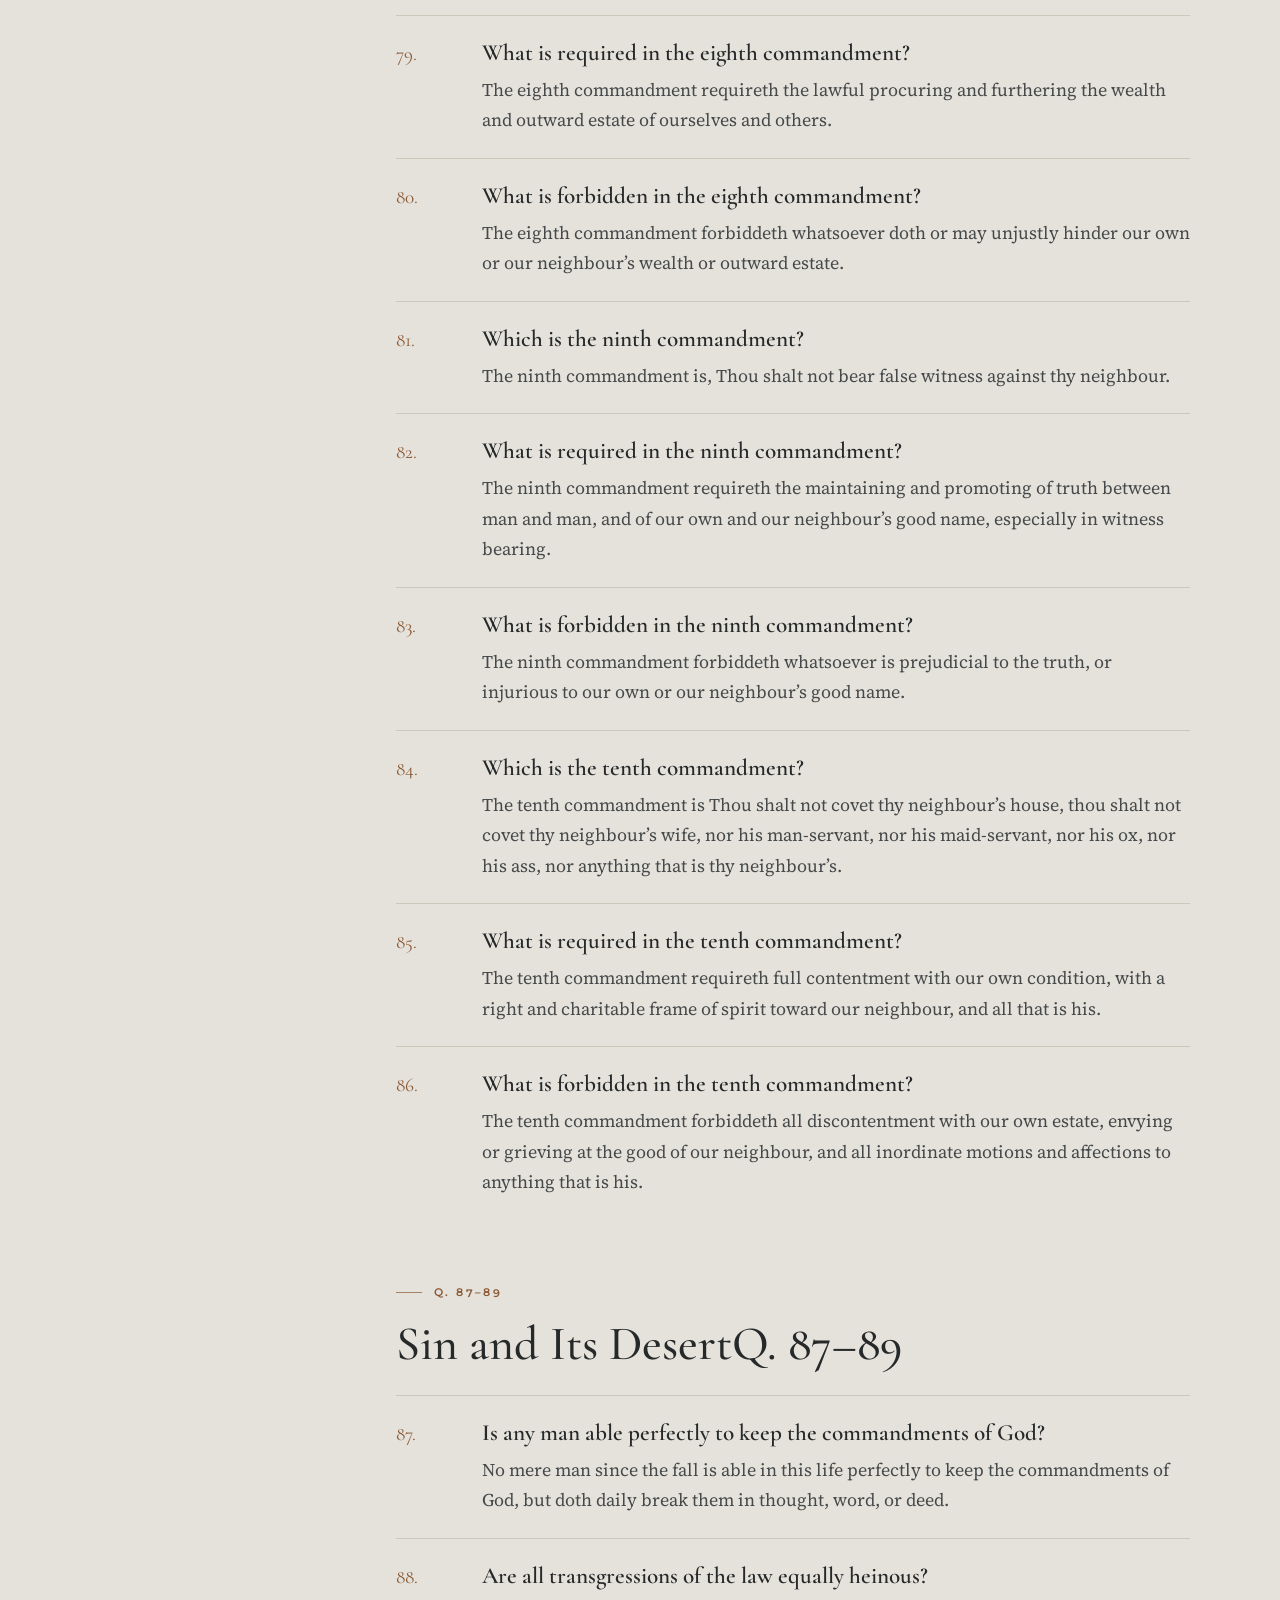
<file: catechism.html>
<!doctype html>
<html lang="en">
<head>
  <meta charset="utf-8">
  <meta name="viewport" content="width=device-width, initial-scale=1">
  <title>The Baptist Catechism · Redeemer Church</title>
  <meta name="description" content="The Baptist Catechism of 1693: a summary of the Christian faith in questions and answers.">
  <link rel="icon" href="assets/img/seal.svg" type="image/svg+xml">
  <link rel="preconnect" href="https://fonts.googleapis.com">
  <link rel="preconnect" href="https://fonts.gstatic.com" crossorigin>
  <link href="https://fonts.googleapis.com/css2?family=Cormorant+Garamond:ital,wght@0,400;0,500;0,600;1,400;1,500&family=Montserrat:wght@400;500;600&family=Source+Serif+4:ital,opsz,wght@0,8..60,400;0,8..60,600;1,8..60,400&display=swap" rel="stylesheet">
  <link rel="stylesheet" href="assets/css/site.css">
</head>
<body class="has-hero" data-section="about">
  <div id="site-header"></div>

  <main id="main">
    <section class="page-hero plain">
      <span data-seal="seal-watermark"></span>
      <div class="wrap">
        <div class="crumbs"><a href="index.html">Home</a><span>/</span>Baptist Catechism</div>
        <span class="kicker light">Teaching the Faith</span>
        <h1>The Baptist Catechism</h1>
        <p>A summary of the Christian faith in questions and answers, for the instruction of young and old. Commissioned by the Particular Baptists' General Assembly in 1693 and often called Keach's Catechism, it closely follows the Westminster Shorter Catechism and teaches the doctrine of the 1689 Confession.</p>
        <div class="btn-row mt-2">
          <a class="btn white" href="#q1">Begin with Question 1</a>
          <a class="btn outline-light" href="confession.html">Our Confession of Faith</a>
        </div>
      </div>
    </section>

    <section style="padding-top:60px">
      <div class="wrap reader">
        <nav class="reader-nav" id="topics" aria-label="Topics"></nav>
        <div>
          <div class="reader-tools">
            <span class="muted small" style="margin-right:auto">114 questions in 13 topics</span>
            <button type="button" class="toggle" id="practice" aria-pressed="false">Practice: hide answers</button>
          </div>
          <div id="catechism"></div>
        </div>
      </div>
    </section>
  </main>

  <script>
    document.addEventListener("DOMContentLoaded", () => {
      const T = window.BAPTIST_CATECHISM || [];
      const esc = (s) => s.replace(/[&<>"]/g, (c) => ({ "&": "&amp;", "<": "&lt;", ">": "&gt;", '"': "&quot;" }[c]));
      const slug = (s) => s.toLowerCase().replace(/[^a-z0-9]+/g, "-").replace(/(^-|-$)/g, "");
      document.getElementById("topics").innerHTML = T.map((t) => {
        const a = t.questions[0].n, b = t.questions[t.questions.length - 1].n;
        return `<a href="#${slug(t.title)}"><span>${a}</span><span>${esc(t.title)}</span></a>`;
      }).join("");
      document.getElementById("catechism").innerHTML = T.map((t) => `
        <div id="${slug(t.title)}" style="padding-top:12px;margin-bottom:40px">
          <span class="kicker">Q. ${t.questions[0].n}–${t.questions[t.questions.length - 1].n}</span>
          <h2>${esc(t.title)}</h2>
          ${t.questions.map((q) => `
            <div class="qa" id="q${q.n}">
              <div class="q-no">${q.n}.</div>
              <div><p class="q">${esc(q.q)}</p><p class="a">${esc(q.a)}</p></div>
            </div>`).join("")}
        </div>`).join("");

      const btn = document.getElementById("practice");
      btn.addEventListener("click", () => {
        const on = btn.getAttribute("aria-pressed") !== "true";
        btn.setAttribute("aria-pressed", String(on));
        document.querySelectorAll("#catechism .a").forEach((a) => { a.style.filter = on ? "blur(6px)" : ""; a.style.cursor = on ? "pointer" : ""; });
      });
      document.getElementById("catechism").addEventListener("click", (e) => {
        if (e.target.classList.contains("a")) e.target.style.filter = "";
      });
      if (location.hash) document.querySelector(location.hash)?.scrollIntoView();
    });
  </script>

  <div id="site-footer"></div>
  <script src="assets/js/site.js"></script>
  <script src="assets/data/baptist-catechism.js"></script>
</body>
</html>
</file>
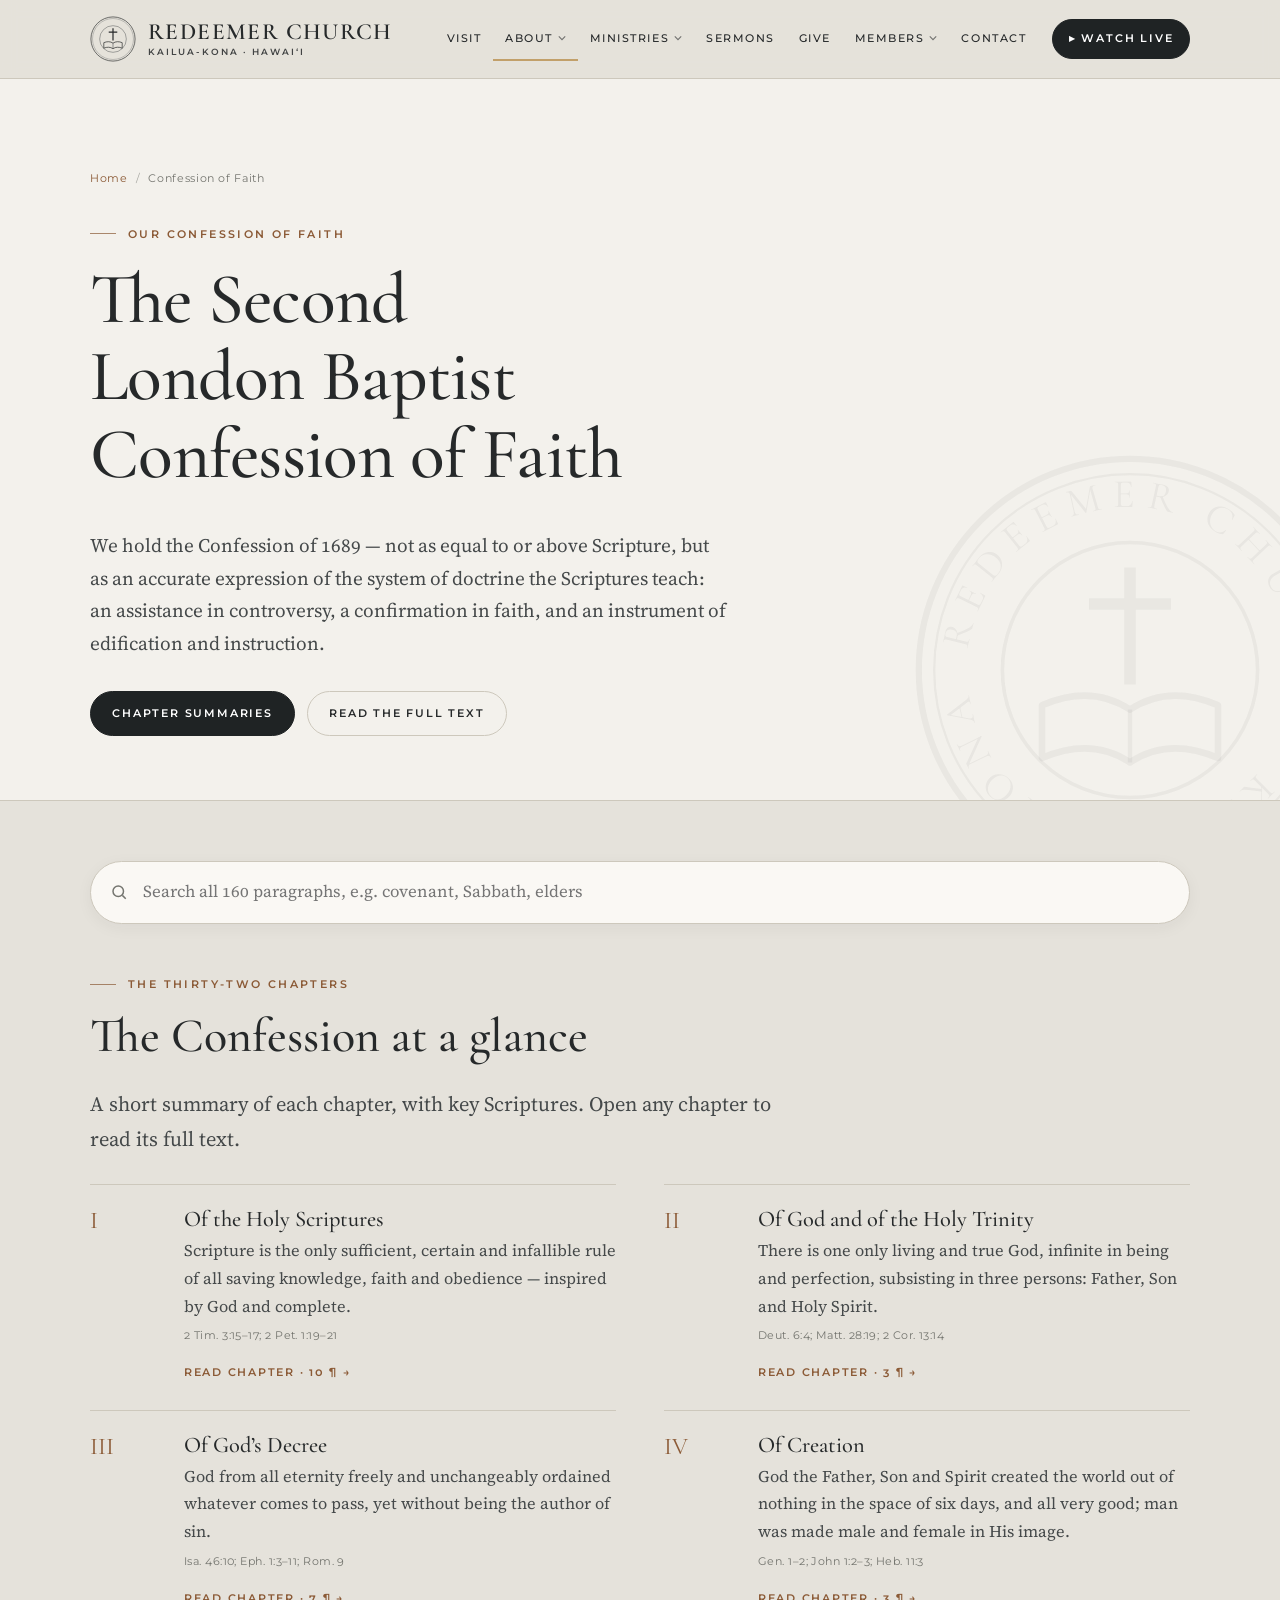
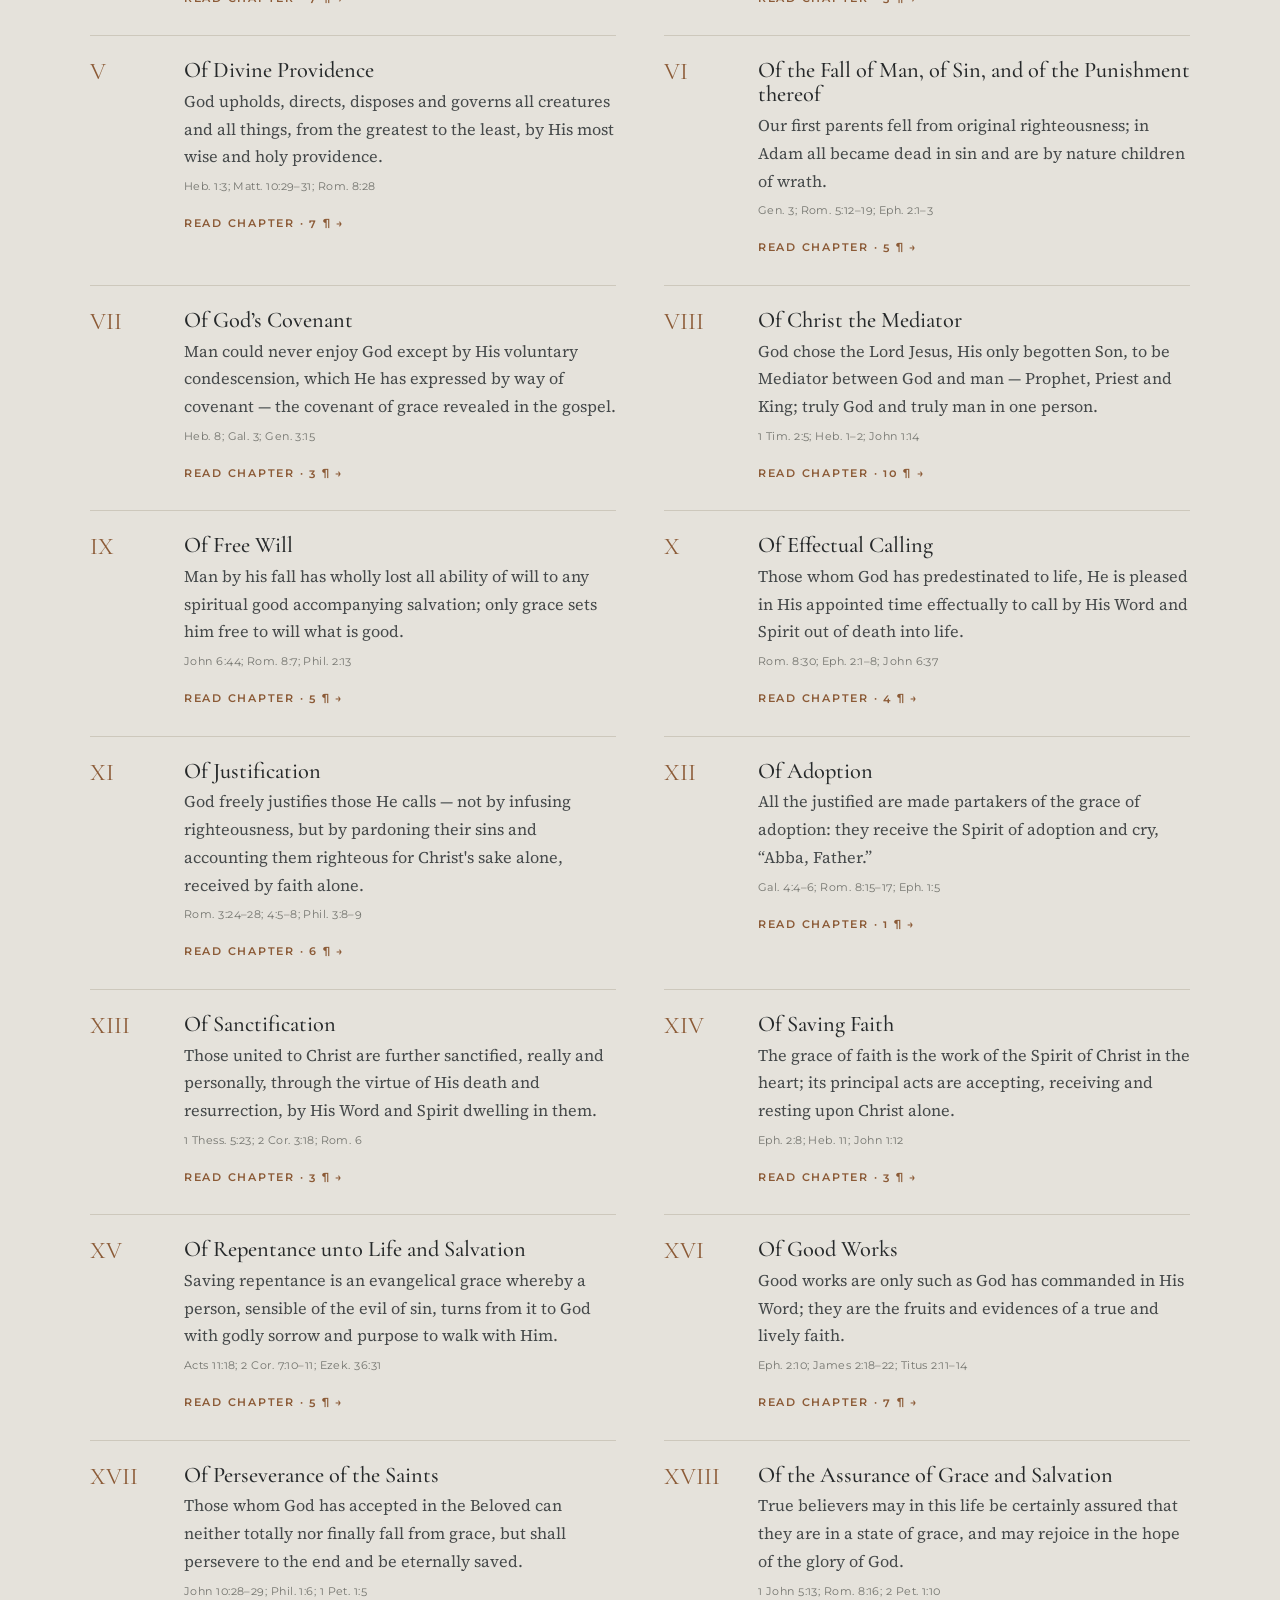
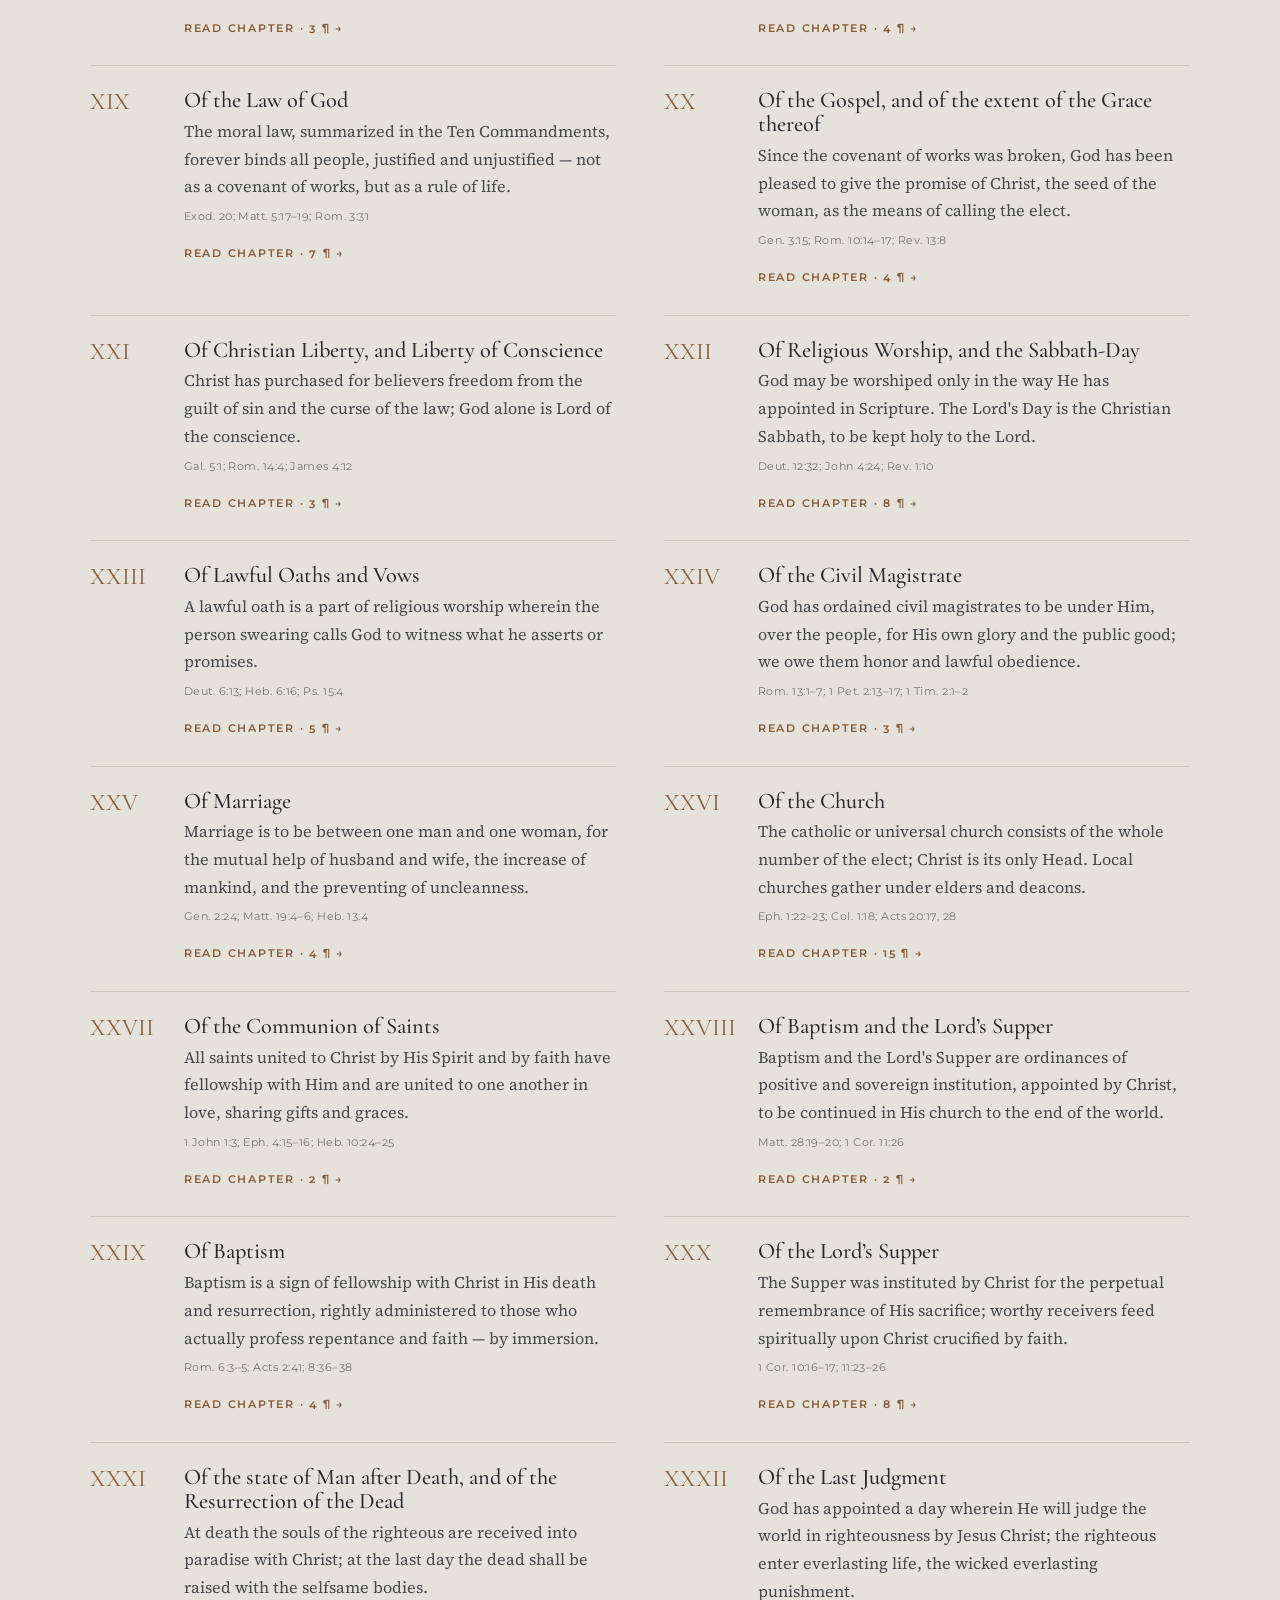
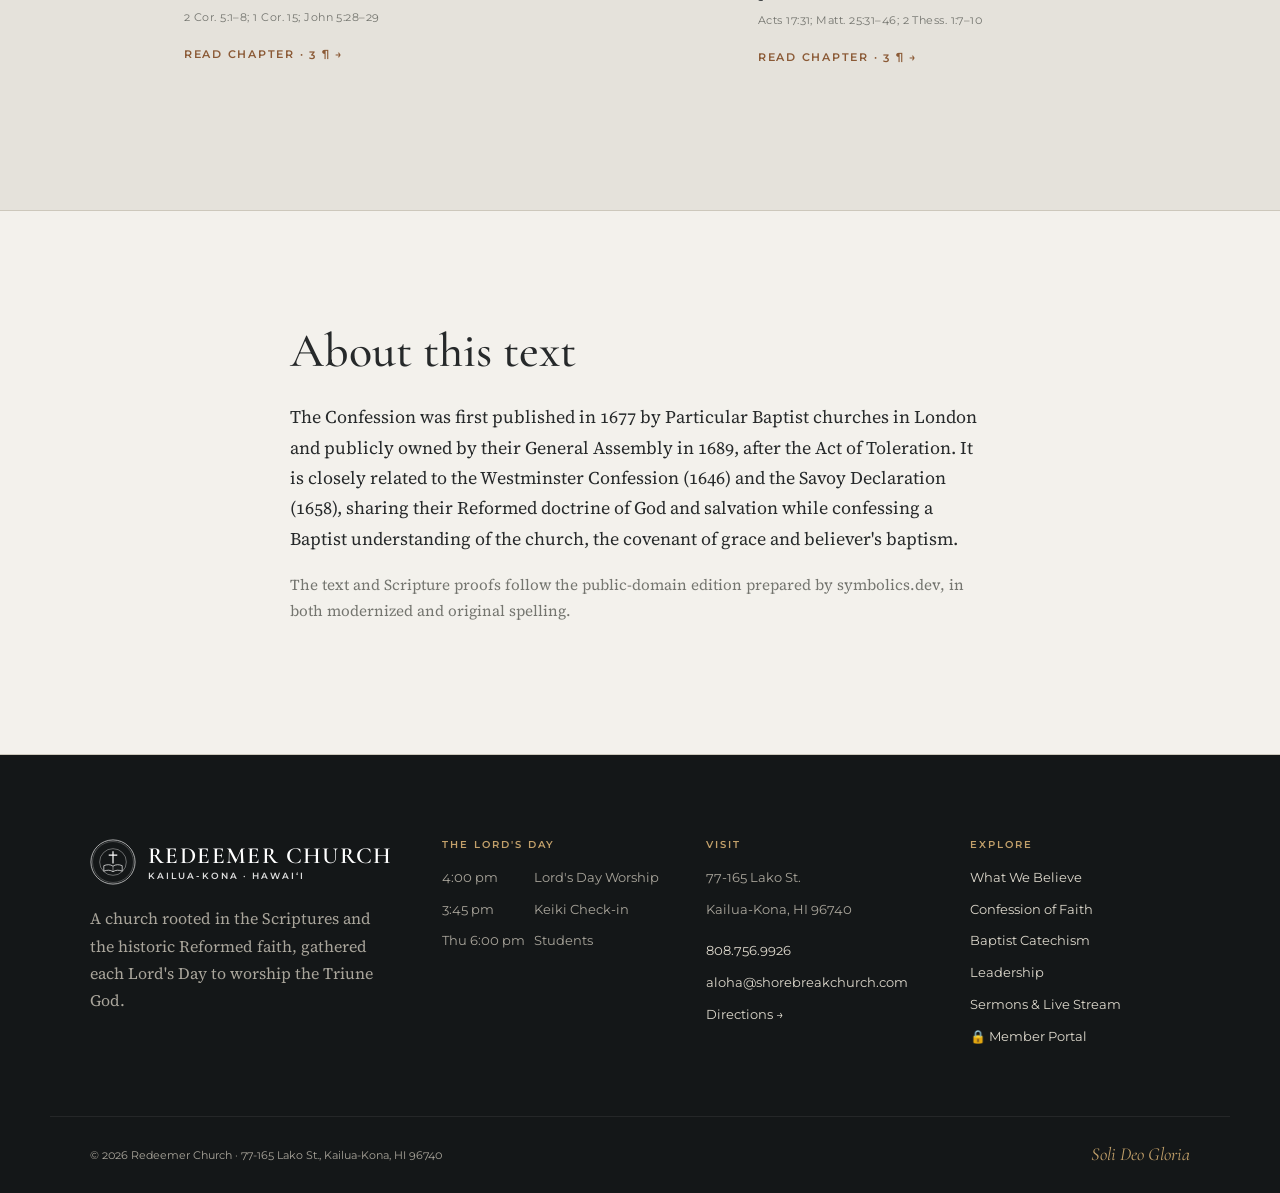
<file: confession.html>
<!doctype html>
<html lang="en">
<head>
  <meta charset="utf-8">
  <meta name="viewport" content="width=device-width, initial-scale=1">
  <title>Confession of Faith · Redeemer Church</title>
  <meta name="description" content="Read the Second London Baptist Confession of Faith (1689) chapter by chapter, in modern or original spelling, with Scripture proofs.">
  <link rel="icon" href="assets/img/seal.svg" type="image/svg+xml">
  <link rel="preconnect" href="https://fonts.googleapis.com">
  <link rel="preconnect" href="https://fonts.gstatic.com" crossorigin>
  <link href="https://fonts.googleapis.com/css2?family=Cormorant+Garamond:ital,wght@0,400;0,500;0,600;1,400;1,500&family=Montserrat:wght@400;500;600&family=Source+Serif+4:ital,opsz,wght@0,8..60,400;0,8..60,600;1,8..60,400&display=swap" rel="stylesheet">
  <link rel="stylesheet" href="assets/css/site.css">
</head>
<body data-section="about">
  <div id="site-header"></div>

  <main id="main">
    <section class="page-hero light">
      <span data-seal="seal-watermark"></span>
      <div class="wrap">
        <div class="crumbs"><a href="index.html">Home</a><span>/</span>Confession of Faith</div>
        <span class="kicker">Our Confession of Faith</span>
        <h1>The Second London Baptist Confession of Faith</h1>
        <p>We hold the Confession of 1689 — not as equal to or above Scripture, but as an accurate expression of the system of doctrine the Scriptures teach: an assistance in controversy, a confirmation in faith, and an instrument of edification and instruction.</p>
        <div class="btn-row mt-2"><a class="btn" href="#conf-index">Chapter Summaries</a><a class="btn ghost" href="#chapter-1">Read the Full Text</a></div>
      </div>
    </section>

    <!-- Index -->
    <section id="conf-index" style="padding-top:60px">
      <div class="wrap">
        <div class="conf-search">
          <svg viewBox="0 0 24 24" fill="none" stroke="currentColor" stroke-width="2" aria-hidden="true"><circle cx="11" cy="11" r="7"/><path d="M21 21l-4.5-4.5"/></svg>
          <input id="conf-q" type="search" placeholder="Search all 160 paragraphs, e.g. covenant, Sabbath, elders" aria-label="Search the Confession">
        </div>
        <div class="section-head" style="margin:40px 0 28px">
          <span class="kicker">The Thirty-Two Chapters</span>
          <h2>The Confession at a glance</h2>
          <p class="lead">A short summary of each chapter, with key Scriptures. Open any chapter to read its full text.</p>
        </div>
        <div id="conf-results" class="results" hidden></div>
        <div class="chapters" id="ch-index"></div>
      </div>
    </section>

    <!-- Reader -->
    <section id="conf-reader" hidden style="padding-top:60px">
      <div class="wrap reader" id="reader">
        <nav class="reader-nav" id="reader-nav" aria-label="All chapters"></nav>
        <article>
          <div class="reader-tools">
            <a class="text-link" href="#conf-index" style="margin-right:auto">← All chapters</a>
            <div class="seg" role="group" aria-label="Spelling">
              <button type="button" data-ver="modernized" aria-pressed="true">Modern spelling</button>
              <button type="button" data-ver="original" aria-pressed="false">Original</button>
            </div>
            <button type="button" class="toggle" id="toggle-proofs" aria-pressed="true">Scripture proofs</button>
          </div>
          <header class="chapter-title">
            <span class="kicker" id="ch-kicker"></span>
            <h2 id="ch-title"></h2>
          </header>
          <div id="ch-body"></div>
          <div class="pager" id="ch-pager"></div>
        </article>
      </div>
    </section>

    <section class="bg-vellum rule-y">
      <div class="wrap narrow">
        <h2>About this text</h2>
        <p>The Confession was first published in 1677 by Particular Baptist churches in London and publicly owned by their General Assembly in 1689, after the Act of Toleration. It is closely related to the Westminster Confession (1646) and the Savoy Declaration (1658), sharing their Reformed doctrine of God and salvation while confessing a Baptist understanding of the church, the covenant of grace and believer's baptism.</p>
        <p class="muted small">The text and Scripture proofs follow the public-domain edition prepared by symbolics.dev, in both modernized and original spelling.</p>
      </div>
    </section>
  </main>

  <div id="site-footer"></div>
  <script src="assets/js/site.js"></script>
  <script src="assets/data/confession-1689.js"></script>
  <script src="assets/data/confession-summaries.js"></script>
  <script src="assets/js/confession.js"></script>
</body>
</html>
</file>
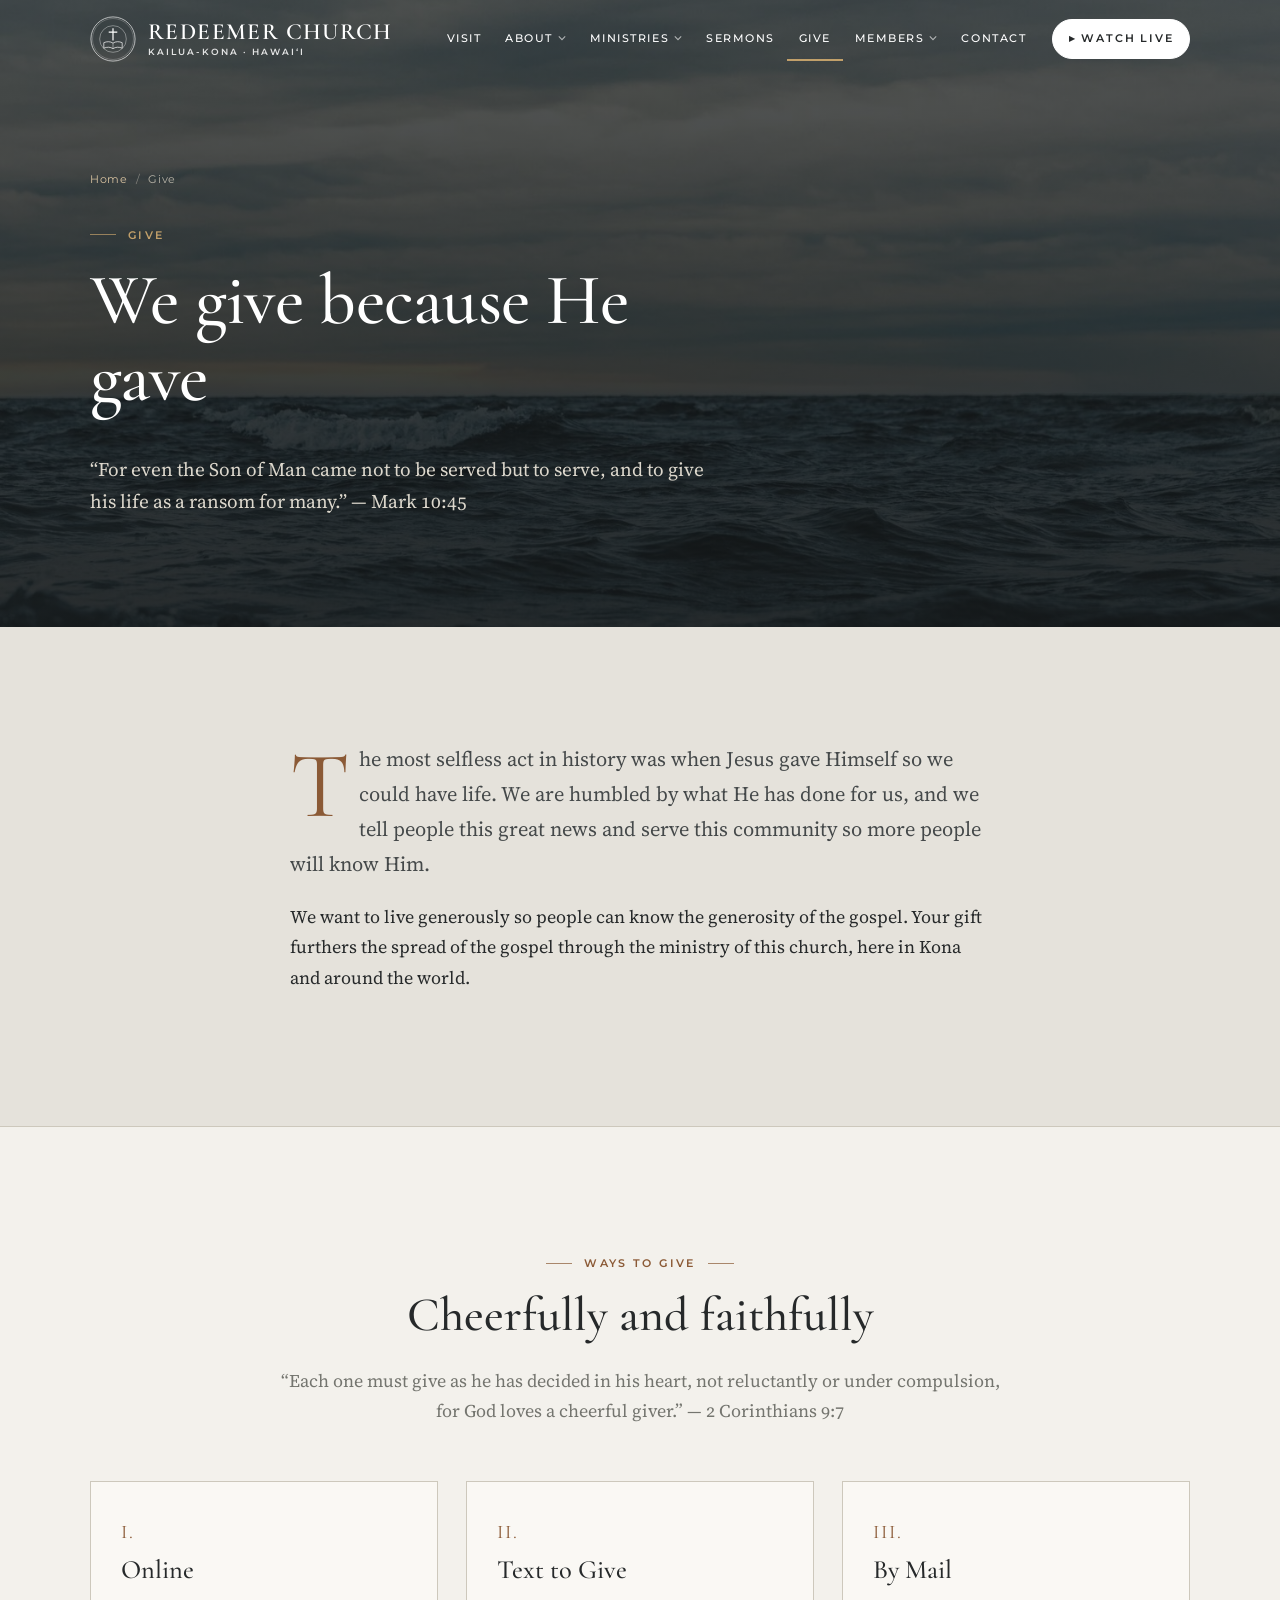
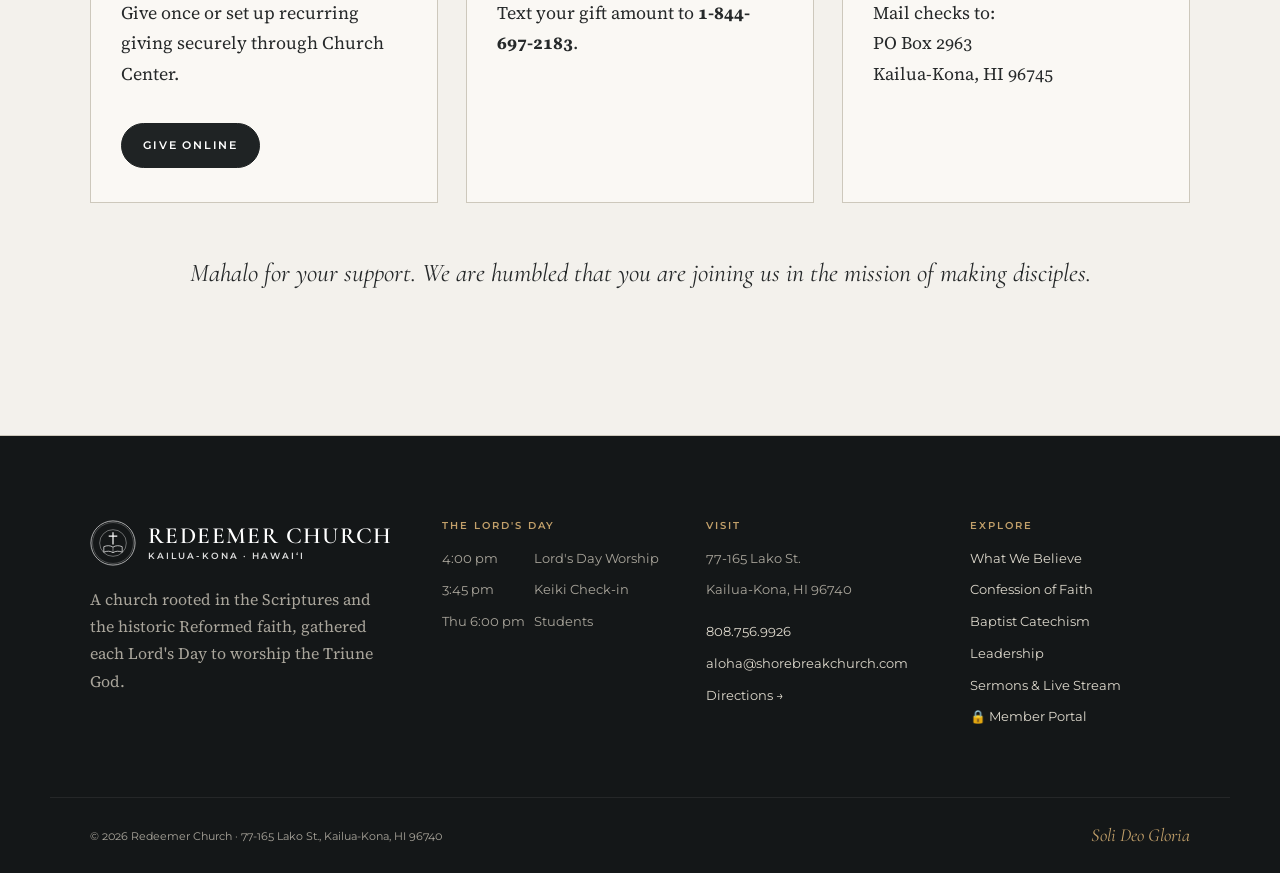
<file: give.html>
<!doctype html>
<html lang="en">
<head>
  <meta charset="utf-8">
  <meta name="viewport" content="width=device-width, initial-scale=1">
  <title>Give · Redeemer Church</title>
  <meta name="description" content="Give to the ministry of Redeemer Church, Kailua-Kona: online, by text or by mail.">
  <link rel="icon" href="assets/img/seal.svg" type="image/svg+xml">
  <link rel="preconnect" href="https://fonts.googleapis.com">
  <link rel="preconnect" href="https://fonts.gstatic.com" crossorigin>
  <link href="https://fonts.googleapis.com/css2?family=Cormorant+Garamond:ital,wght@0,400;0,500;0,600;1,400;1,500&family=Montserrat:wght@400;500;600&family=Source+Serif+4:ital,opsz,wght@0,8..60,400;0,8..60,600;1,8..60,400&display=swap" rel="stylesheet">
  <link rel="stylesheet" href="assets/css/site.css">
</head>
<body class="has-hero" data-section="give">
  <div id="site-header"></div>

  <main id="main">
    <section class="page-hero" style="background-image:url('assets/img/photos/give.jpg')">
      <div class="wrap">
        <div class="crumbs"><a href="index.html">Home</a><span>/</span>Give</div>
        <span class="kicker light">Give</span>
        <h1>We give because He gave</h1>
        <p>“For even the Son of Man came not to be served but to serve, and to give his life as a ransom for many.” — Mark 10:45</p>
      </div>
    </section>

    <section>
      <div class="wrap narrow">
        <p class="lead dropcap">The most selfless act in history was when Jesus gave Himself so we could have life. We are humbled by what He has done for us, and we tell people this great news and serve this community so more people will know Him.</p>
        <p>We want to live generously so people can know the generosity of the gospel. Your gift furthers the spread of the gospel through the ministry of this church, here in Kona and around the world.</p>
      </div>
    </section>

    <section class="bg-vellum rule-y">
      <div class="wrap">
        <div class="section-head center">
          <span class="kicker">Ways to Give</span>
          <h2>Cheerfully and faithfully</h2>
          <p class="muted">“Each one must give as he has decided in his heart, not reluctantly or under compulsion, for God loves a cheerful giver.” — 2 Corinthians 9:7</p>
        </div>
        <div class="grid grid-3">
          <div class="panel-card"><div class="numeral">I.</div><h3>Online</h3><p>Give once or set up recurring giving securely through Church Center.</p><a class="btn mt-1" href="https://shorebreakchurch.churchcenter.com/giving" target="_blank" rel="noopener">Give Online</a></div>
          <div class="panel-card"><div class="numeral">II.</div><h3>Text to Give</h3><p>Text your gift amount to <strong>1-844-697-2183</strong>.</p></div>
          <div class="panel-card"><div class="numeral">III.</div><h3>By Mail</h3><p>Mail checks to:<br>PO Box 2963<br>Kailua-Kona, HI 96745</p></div>
        </div>
        <p class="center mt-3" style="font-family:var(--display);font-size:1.6rem;font-style:italic">Mahalo for your support. We are humbled that you are joining us in the mission of making disciples.</p>
      </div>
    </section>
  </main>

  <div id="site-footer"></div>
  <script src="assets/js/site.js"></script>
</body>
</html>
</file>
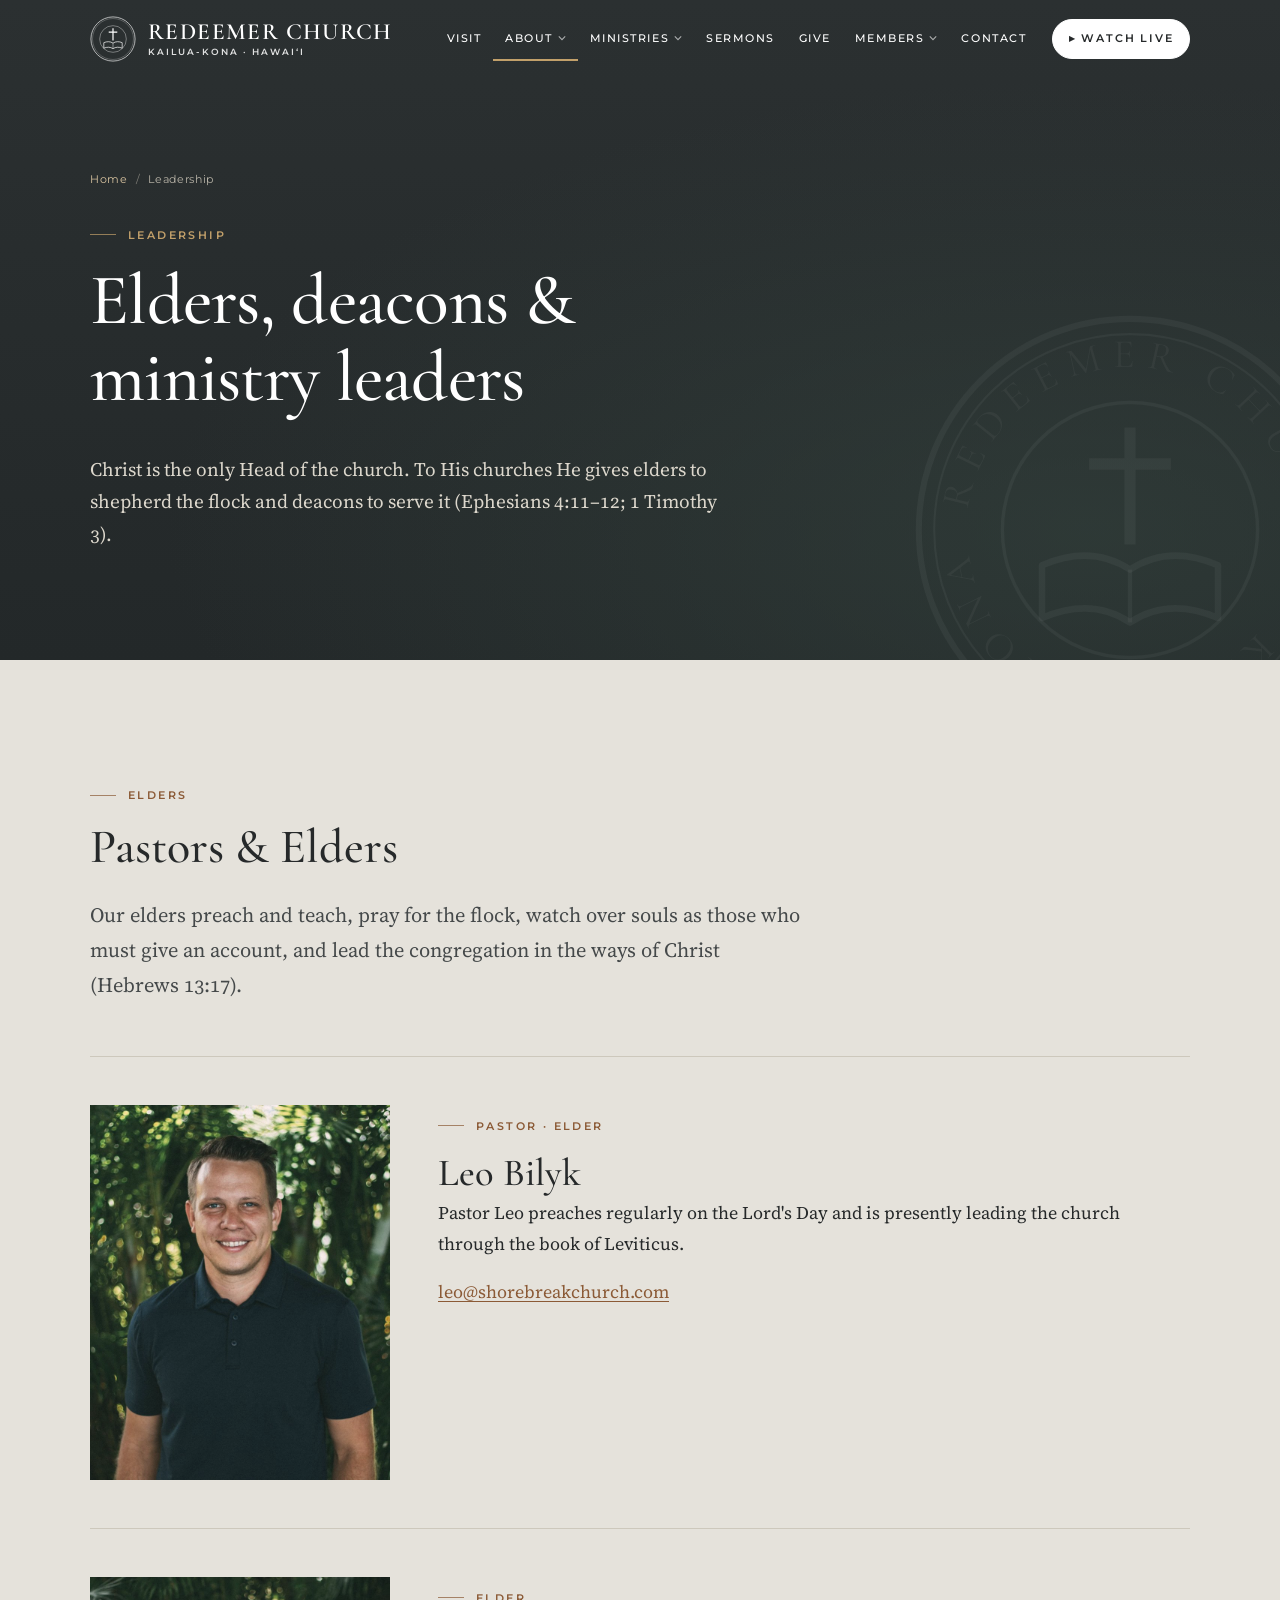
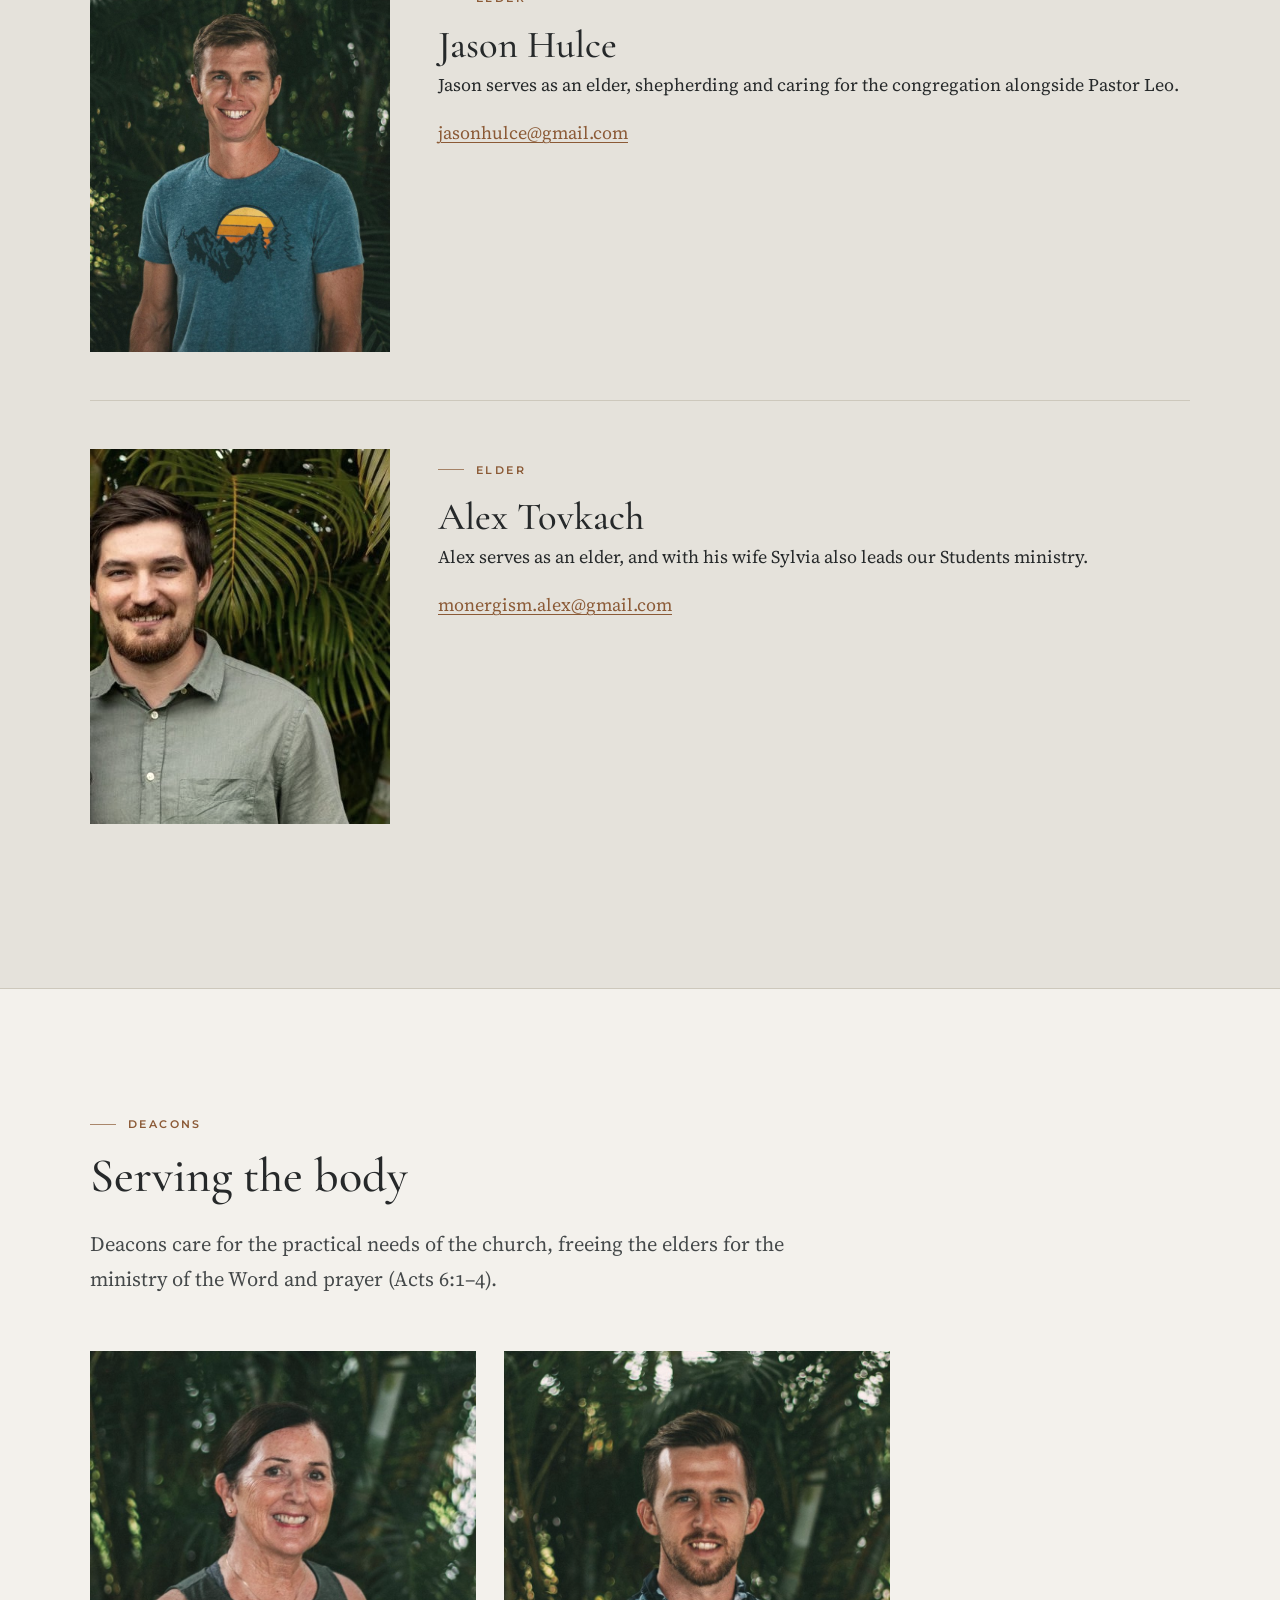
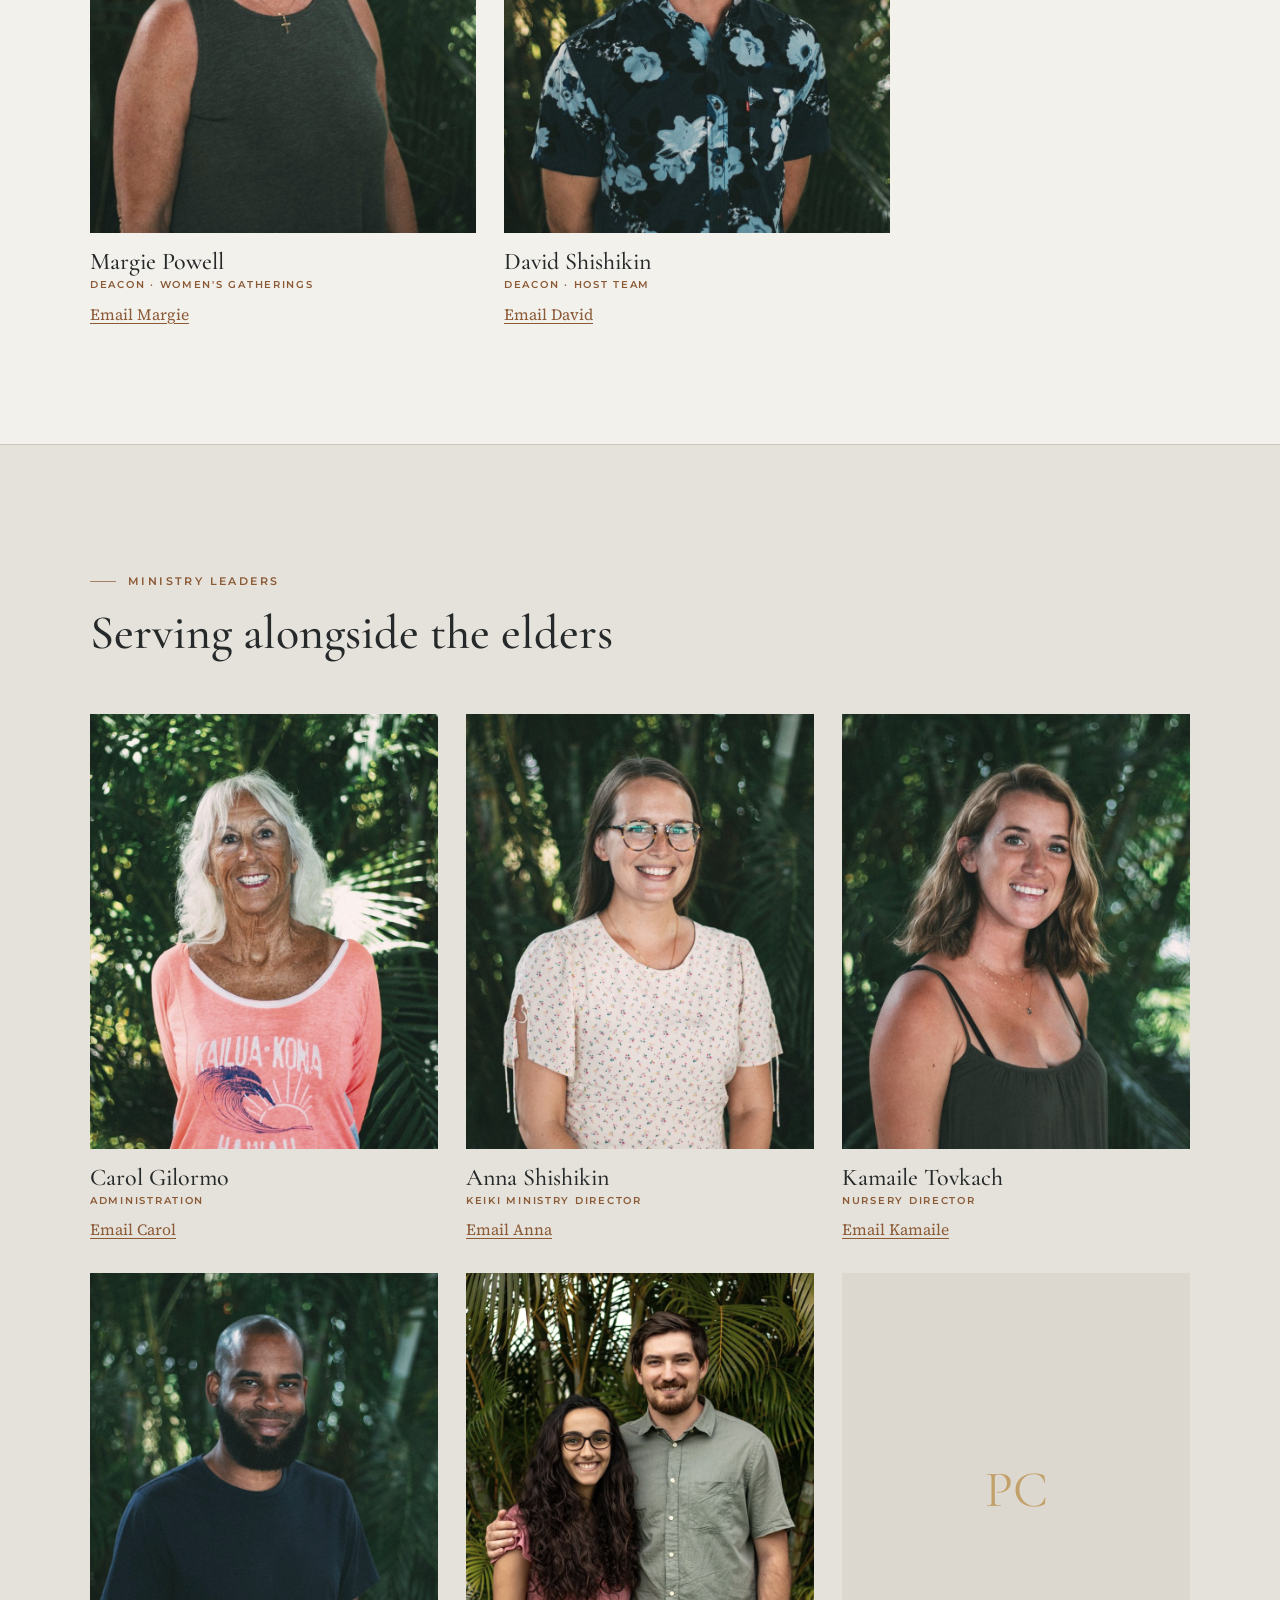
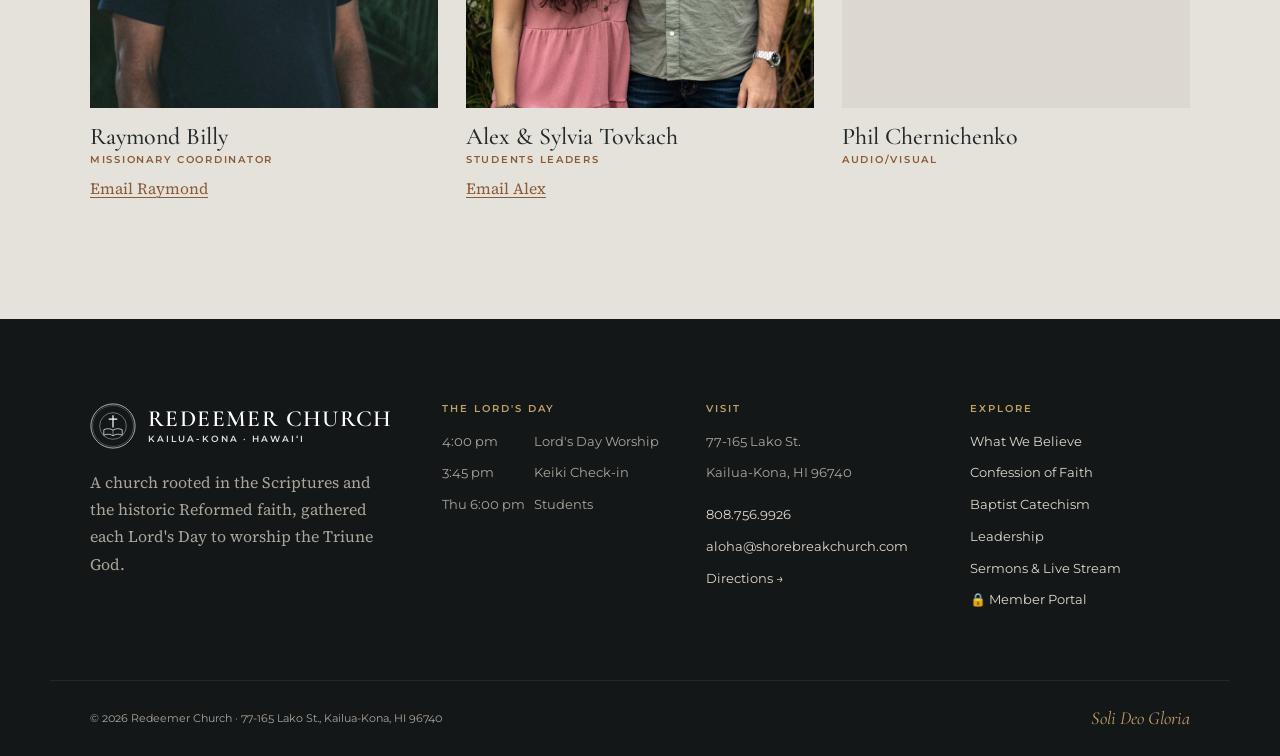
<file: leadership.html>
<!doctype html>
<html lang="en">
<head>
  <meta charset="utf-8">
  <meta name="viewport" content="width=device-width, initial-scale=1">
  <title>Leadership · Redeemer Church</title>
  <meta name="description" content="Meet the elders, deacons and ministry leaders of Redeemer Church, Kailua-Kona.">
  <link rel="icon" href="assets/img/seal.svg" type="image/svg+xml">
  <link rel="preconnect" href="https://fonts.googleapis.com">
  <link rel="preconnect" href="https://fonts.gstatic.com" crossorigin>
  <link href="https://fonts.googleapis.com/css2?family=Cormorant+Garamond:ital,wght@0,400;0,500;0,600;1,400;1,500&family=Montserrat:wght@400;500;600&family=Source+Serif+4:ital,opsz,wght@0,8..60,400;0,8..60,600;1,8..60,400&display=swap" rel="stylesheet">
  <link rel="stylesheet" href="assets/css/site.css">
</head>
<body class="has-hero" data-section="about">
  <div id="site-header"></div>

  <main id="main">
    <section class="page-hero plain">
      <span data-seal="seal-watermark"></span>
      <div class="wrap">
        <div class="crumbs"><a href="index.html">Home</a><span>/</span>Leadership</div>
        <span class="kicker light">Leadership</span>
        <h1>Elders, deacons &amp; ministry leaders</h1>
        <p>Christ is the only Head of the church. To His churches He gives elders to shepherd the flock and deacons to serve it (Ephesians 4:11–12; 1 Timothy 3).</p>
      </div>
    </section>

    <section>
      <div class="wrap">
        <div class="section-head">
          <span class="kicker">Elders</span>
          <h2>Pastors &amp; Elders</h2>
          <p class="lead">Our elders preach and teach, pray for the flock, watch over souls as those who must give an account, and lead the congregation in the ways of Christ (Hebrews 13:17).</p>
        </div>
        <div class="elder">
          <img src="assets/img/people/leo-bilyk.jpg" alt="Pastor Leo Bilyk">
          <div>
            <span class="kicker">Pastor · Elder</span>
            <h3>Leo Bilyk</h3>
            <p>Pastor Leo preaches regularly on the Lord's Day and is presently leading the church through the book of Leviticus.</p>
            <a href="mailto:leo@shorebreakchurch.com">leo@shorebreakchurch.com</a>
          </div>
        </div>
        <div class="elder">
          <img src="assets/img/people/jason-hulce.jpg" alt="Jason Hulce">
          <div>
            <span class="kicker">Elder</span>
            <h3>Jason Hulce</h3>
            <p>Jason serves as an elder, shepherding and caring for the congregation alongside Pastor Leo.</p>
            <a href="mailto:jasonhulce@gmail.com">jasonhulce@gmail.com</a>
          </div>
        </div>
        <div class="elder">
          <img src="assets/img/people/alex-tovkach.jpg" alt="Alex Tovkach">
          <div>
            <span class="kicker">Elder</span>
            <h3>Alex Tovkach</h3>
            <p>Alex serves as an elder, and with his wife Sylvia also leads our Students ministry.</p>
            <a href="mailto:monergism.alex@gmail.com">monergism.alex@gmail.com</a>
          </div>
        </div>
      </div>
    </section>

    <section class="bg-vellum rule-y">
      <div class="wrap">
        <div class="section-head">
          <span class="kicker">Deacons</span>
          <h2>Serving the body</h2>
          <p class="lead">Deacons care for the practical needs of the church, freeing the elders for the ministry of the Word and prayer (Acts 6:1–4).</p>
        </div>
        <div class="grid grid-2" style="max-width:800px">
          <div class="person"><div class="photo"><img src="assets/img/people/margie-powell.jpg" alt="Margie Powell"></div><h3>Margie Powell</h3><div class="role">Deacon · Women's Gatherings</div><a class="email" href="mailto:margiepowell@gmail.com">Email Margie</a></div>
          <div class="person"><div class="photo"><img src="assets/img/people/david-shishikin.jpg" alt="David Shishikin"></div><h3>David Shishikin</h3><div class="role">Deacon · Host Team</div><a class="email" href="mailto:davidshishikin@gmail.com">Email David</a></div>
        </div>
      </div>
    </section>

    <section>
      <div class="wrap">
        <div class="section-head">
          <span class="kicker">Ministry Leaders</span>
          <h2>Serving alongside the elders</h2>
        </div>
        <div class="grid grid-3">
          <div class="person"><div class="photo"><img src="assets/img/people/carol-gilormo.jpg" alt="Carol Gilormo"></div><h3>Carol Gilormo</h3><div class="role">Administration</div><a class="email" href="mailto:carol@shorebreakchurch.com">Email Carol</a></div>
          <div class="person"><div class="photo"><img src="assets/img/people/anna-shishikin.jpg" alt="Anna Shishikin"></div><h3>Anna Shishikin</h3><div class="role">Keiki Ministry Director</div><a class="email" href="mailto:keiki@shorebreakchurch.com">Email Anna</a></div>
          <div class="person"><div class="photo"><img src="assets/img/people/kamaile-tovkach.jpg" alt="Kamaile Tovkach"></div><h3>Kamaile Tovkach</h3><div class="role">Nursery Director</div><a class="email" href="mailto:kamaile.powell@gmail.com">Email Kamaile</a></div>
          <div class="person"><div class="photo"><img src="assets/img/people/raymond-billy.jpg" alt="Raymond Billy"></div><h3>Raymond Billy</h3><div class="role">Missionary Coordinator</div><a class="email" href="mailto:billyjr1984@yahoo.com">Email Raymond</a></div>
          <div class="person"><div class="photo"><img src="assets/img/people/alex-sylvia-tovkach.jpg" alt="Alex and Sylvia Tovkach"></div><h3>Alex &amp; Sylvia Tovkach</h3><div class="role">Students Leaders</div><a class="email" href="mailto:monergism.alex@gmail.com">Email Alex</a></div>
          <div class="person"><div class="photo monogram">PC</div><h3>Phil Chernichenko</h3><div class="role">Audio/Visual</div></div>
        </div>
      </div>
    </section>
  </main>

  <div id="site-footer"></div>
  <script src="assets/js/site.js"></script>
</body>
</html>
</file>
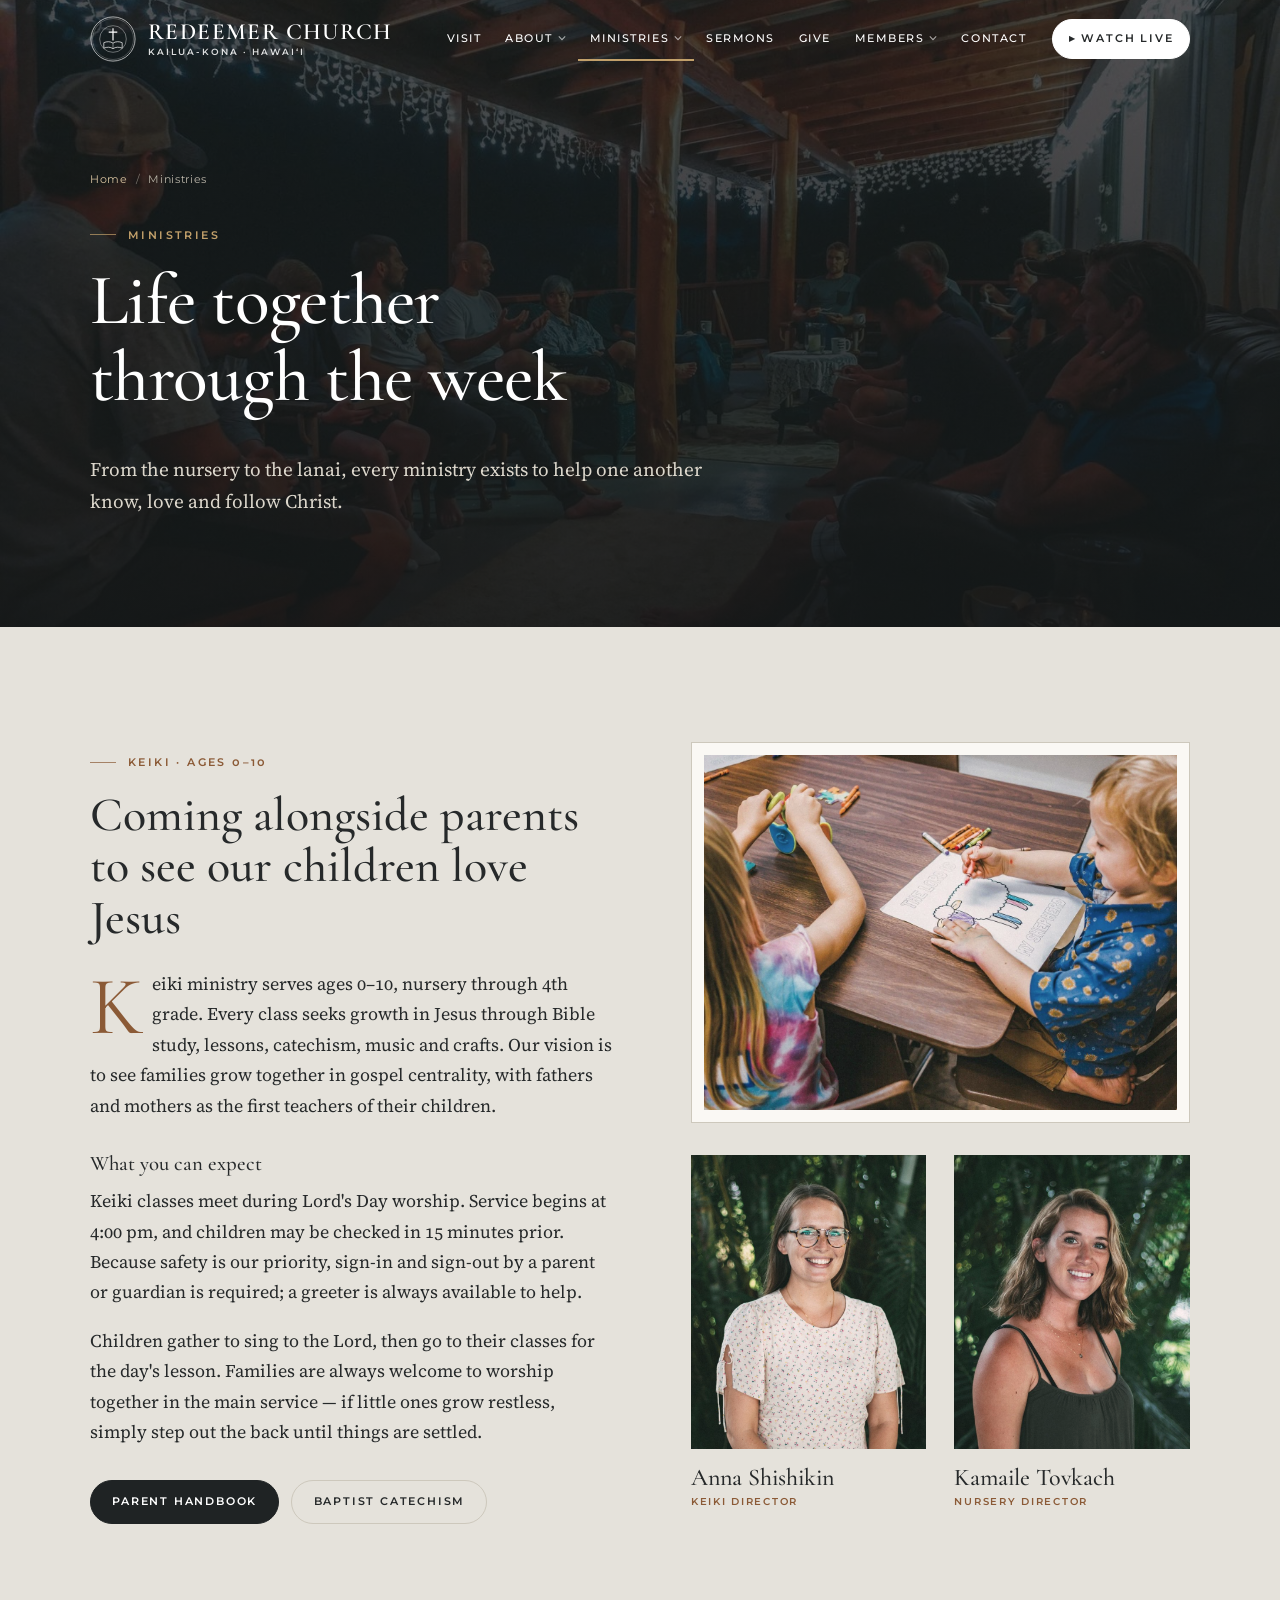
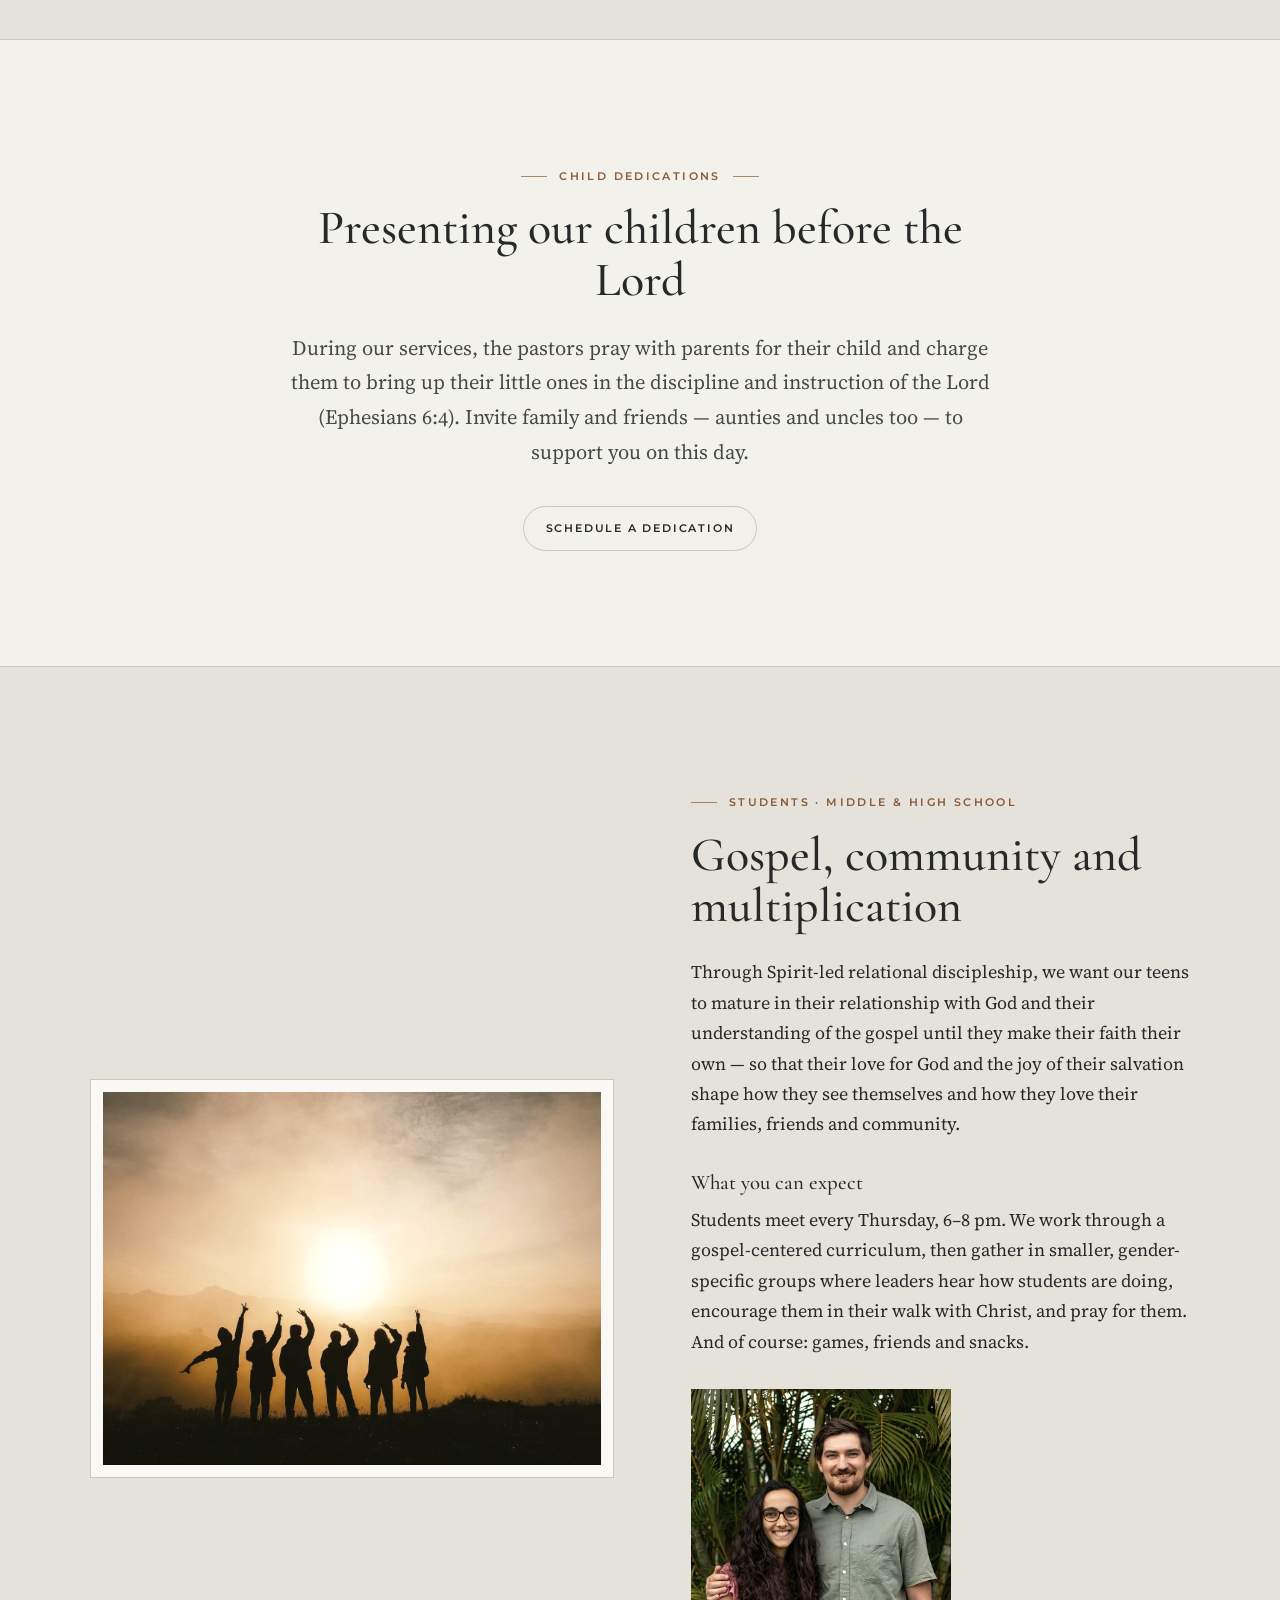
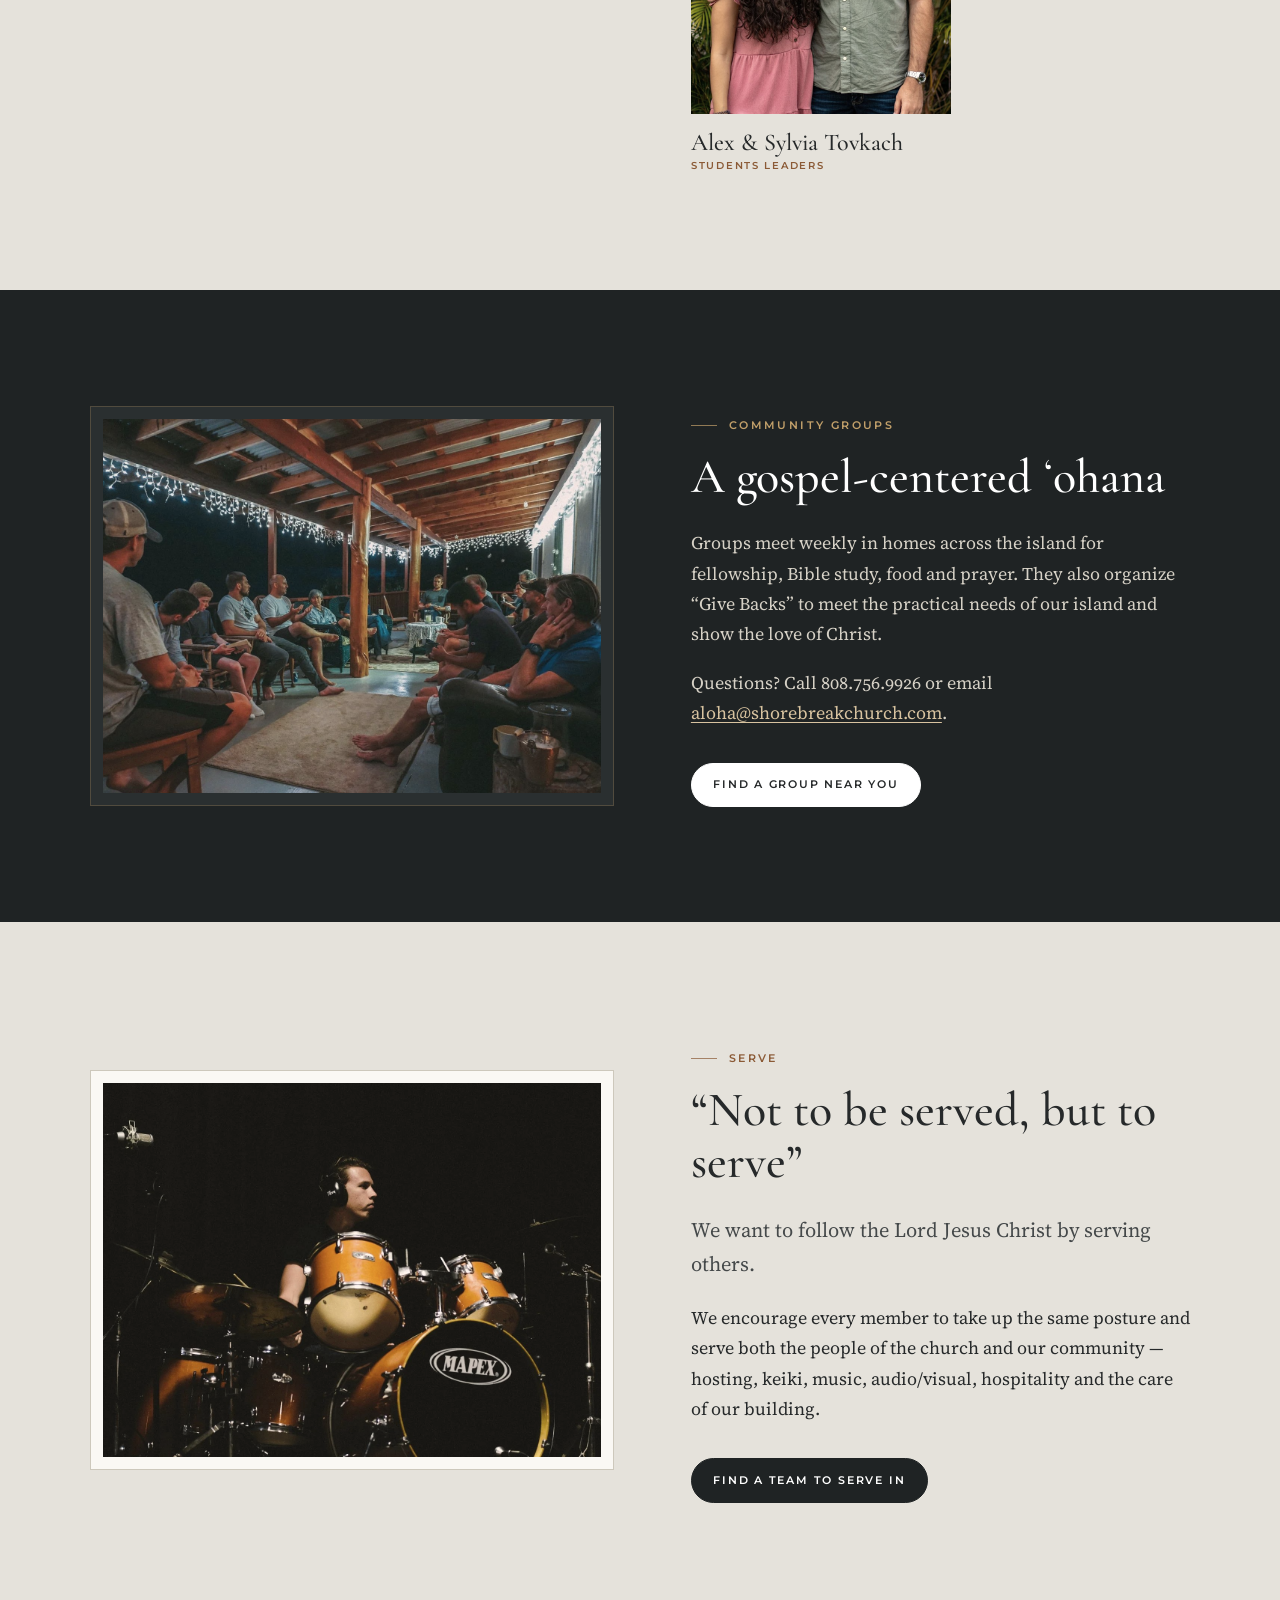
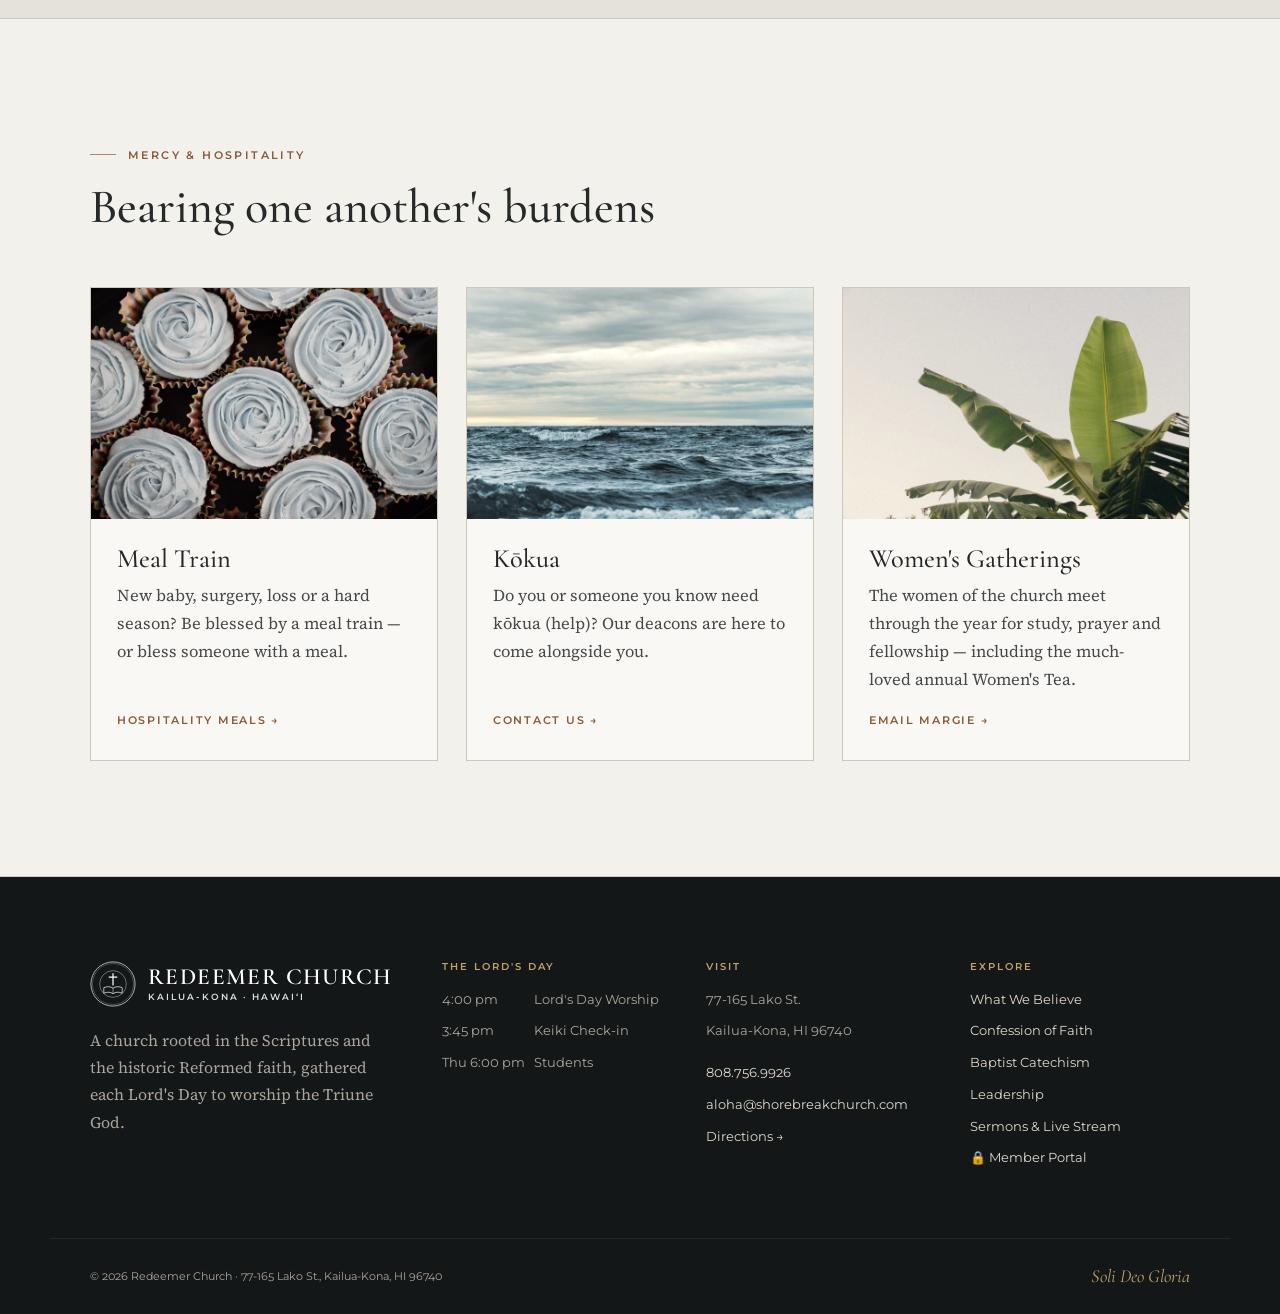
<file: ministries.html>
<!doctype html>
<html lang="en">
<head>
  <meta charset="utf-8">
  <meta name="viewport" content="width=device-width, initial-scale=1">
  <title>Ministries · Redeemer Church</title>
  <meta name="description" content="Keiki, students, community groups, serving teams and mercy ministries at Redeemer Church, Kailua-Kona.">
  <link rel="icon" href="assets/img/seal.svg" type="image/svg+xml">
  <link rel="preconnect" href="https://fonts.googleapis.com">
  <link rel="preconnect" href="https://fonts.gstatic.com" crossorigin>
  <link href="https://fonts.googleapis.com/css2?family=Cormorant+Garamond:ital,wght@0,400;0,500;0,600;1,400;1,500&family=Montserrat:wght@400;500;600&family=Source+Serif+4:ital,opsz,wght@0,8..60,400;0,8..60,600;1,8..60,400&display=swap" rel="stylesheet">
  <link rel="stylesheet" href="assets/css/site.css">
</head>
<body class="has-hero" data-section="ministries">
  <div id="site-header"></div>

  <main id="main">
    <section class="page-hero" style="background-image:url('assets/img/photos/community.jpg')">
      <div class="wrap">
        <div class="crumbs"><a href="index.html">Home</a><span>/</span>Ministries</div>
        <span class="kicker light">Ministries</span>
        <h1>Life together through the week</h1>
        <p>From the nursery to the lanai, every ministry exists to help one another know, love and follow Christ.</p>
      </div>
    </section>

    <section id="keiki">
      <div class="wrap split top">
        <div>
          <span class="kicker">Keiki · Ages 0–10</span>
          <h2>Coming alongside parents to see our children love Jesus</h2>
          <p class="dropcap">Keiki ministry serves ages 0–10, nursery through 4th grade. Every class seeks growth in Jesus through Bible study, lessons, catechism, music and crafts. Our vision is to see families grow together in gospel centrality, with fathers and mothers as the first teachers of their children.</p>
          <h4 class="mt-2">What you can expect</h4>
          <p>Keiki classes meet during Lord's Day worship. Service begins at 4:00 pm, and children may be checked in 15 minutes prior. Because safety is our priority, sign-in and sign-out by a parent or guardian is required; a greeter is always available to help.</p>
          <p>Children gather to sing to the Lord, then go to their classes for the day's lesson. Families are always welcome to worship together in the main service — if little ones grow restless, simply step out the back until things are settled.</p>
          <div class="btn-row mt-2">
            <a class="btn" href="https://www.shorebreakchurch.com/s/ShorebreakKeikiHB.pdf" target="_blank" rel="noopener">Parent Handbook</a>
            <a class="btn ghost" href="catechism.html">Baptist Catechism</a>
          </div>
        </div>
        <div>
          <figure class="plate"><img src="assets/img/photos/keiki-1.jpg" alt="Children at work on a Bible lesson"></figure>
          <div class="grid grid-2 mt-2">
            <div class="person"><div class="photo"><img src="assets/img/people/anna-shishikin.jpg" alt="Anna Shishikin"></div><h3>Anna Shishikin</h3><div class="role">Keiki Director</div></div>
            <div class="person"><div class="photo"><img src="assets/img/people/kamaile-tovkach.jpg" alt="Kamaile Tovkach"></div><h3>Kamaile Tovkach</h3><div class="role">Nursery Director</div></div>
          </div>
        </div>
      </div>
    </section>

    <section class="bg-vellum rule-y">
      <div class="wrap narrow center">
        <span class="kicker">Child Dedications</span>
        <h2>Presenting our children before the Lord</h2>
        <p class="lead">During our services, the pastors pray with parents for their child and charge them to bring up their little ones in the discipline and instruction of the Lord (Ephesians 6:4). Invite family and friends — aunties and uncles too — to support you on this day.</p>
        <a class="btn ghost mt-1" href="mailto:aloha@shorebreakchurch.com">Schedule a Dedication</a>
      </div>
    </section>

    <section id="students">
      <div class="wrap split reverse">
        <div>
          <span class="kicker">Students · Middle &amp; High School</span>
          <h2>Gospel, community and multiplication</h2>
          <p>Through Spirit-led relational discipleship, we want our teens to mature in their relationship with God and their understanding of the gospel until they make their faith their own — so that their love for God and the joy of their salvation shape how they see themselves and how they love their families, friends and community.</p>
          <h4 class="mt-2">What you can expect</h4>
          <p>Students meet every Thursday, 6–8 pm. We work through a gospel-centered curriculum, then gather in smaller, gender-specific groups where leaders hear how students are doing, encourage them in their walk with Christ, and pray for them. And of course: games, friends and snacks.</p>
          <div class="person mt-2" style="max-width:260px"><div class="photo"><img src="assets/img/people/alex-sylvia-tovkach.jpg" alt="Alex and Sylvia Tovkach"></div><h3>Alex &amp; Sylvia Tovkach</h3><div class="role">Students Leaders</div></div>
        </div>
        <figure class="plate"><img src="assets/img/photos/students.jpg" alt="Students together at sunset"></figure>
      </div>
    </section>

    <section class="bg-dark" id="groups">
      <div class="wrap split">
        <figure class="plate" style="background:var(--charcoal-2);border-color:rgba(194,160,106,.25)"><img src="assets/img/photos/community.jpg" alt="Community group gathered on a lanai"></figure>
        <div>
          <span class="kicker light">Community Groups</span>
          <h2>A gospel-centered ʻohana</h2>
          <p>Groups meet weekly in homes across the island for fellowship, Bible study, food and prayer. They also organize “Give Backs” to meet the practical needs of our island and show the love of Christ.</p>
          <p>Questions? Call 808.756.9926 or email <a href="mailto:aloha@shorebreakchurch.com">aloha@shorebreakchurch.com</a>.</p>
          <a class="btn white mt-1" href="https://shorebreakchurch.churchcenter.com/groups/community-groups" target="_blank" rel="noopener">Find a Group Near You</a>
        </div>
      </div>
    </section>

    <section id="serve">
      <div class="wrap split reverse">
        <div>
          <span class="kicker">Serve</span>
          <h2>“Not to be served, but to serve”</h2>
          <p class="lead">We want to follow the Lord Jesus Christ by serving others.</p>
          <p>We encourage every member to take up the same posture and serve both the people of the church and our community — hosting, keiki, music, audio/visual, hospitality and the care of our building.</p>
          <a class="btn mt-1" href="https://shorebreakchurch.churchcenter.com/groups/servant-teams" target="_blank" rel="noopener">Find a Team to Serve In</a>
        </div>
        <figure class="plate"><img src="assets/img/photos/serve.jpg" alt="A musician serving on the worship team"></figure>
      </div>
    </section>

    <section class="bg-vellum rule-y" id="mercy">
      <div class="wrap">
        <div class="section-head">
          <span class="kicker">Mercy &amp; Hospitality</span>
          <h2>Bearing one another's burdens</h2>
        </div>
        <div class="grid grid-3">
          <article class="card">
            <img src="assets/img/photos/meal.jpg" alt="Baking for a church meal">
            <div class="card-body"><h3>Meal Train</h3><p>New baby, surgery, loss or a hard season? Be blessed by a meal train — or bless someone with a meal.</p><a class="text-link" href="https://shorebreakchurch.churchcenter.com/groups/servant-teams/hospitality-meals" target="_blank" rel="noopener">Hospitality meals →</a></div>
          </article>
          <article class="card">
            <img src="assets/img/photos/give.jpg" alt="Ocean under a grey sky">
            <div class="card-body"><h3>Kōkua</h3><p>Do you or someone you know need kōkua (help)? Our deacons are here to come alongside you.</p><a class="text-link" href="visit.html#contact">Contact us →</a></div>
          </article>
          <article class="card">
            <img src="assets/img/photos/kealaula.jpg" alt="Banana leaves against the sky">
            <div class="card-body"><h3>Women's Gatherings</h3><p>The women of the church meet through the year for study, prayer and fellowship — including the much-loved annual Women's Tea.</p><a class="text-link" href="mailto:margiepowell@gmail.com">Email Margie →</a></div>
          </article>
        </div>
      </div>
    </section>
  </main>

  <div id="site-footer"></div>
  <script src="assets/js/site.js"></script>
</body>
</html>
</file>
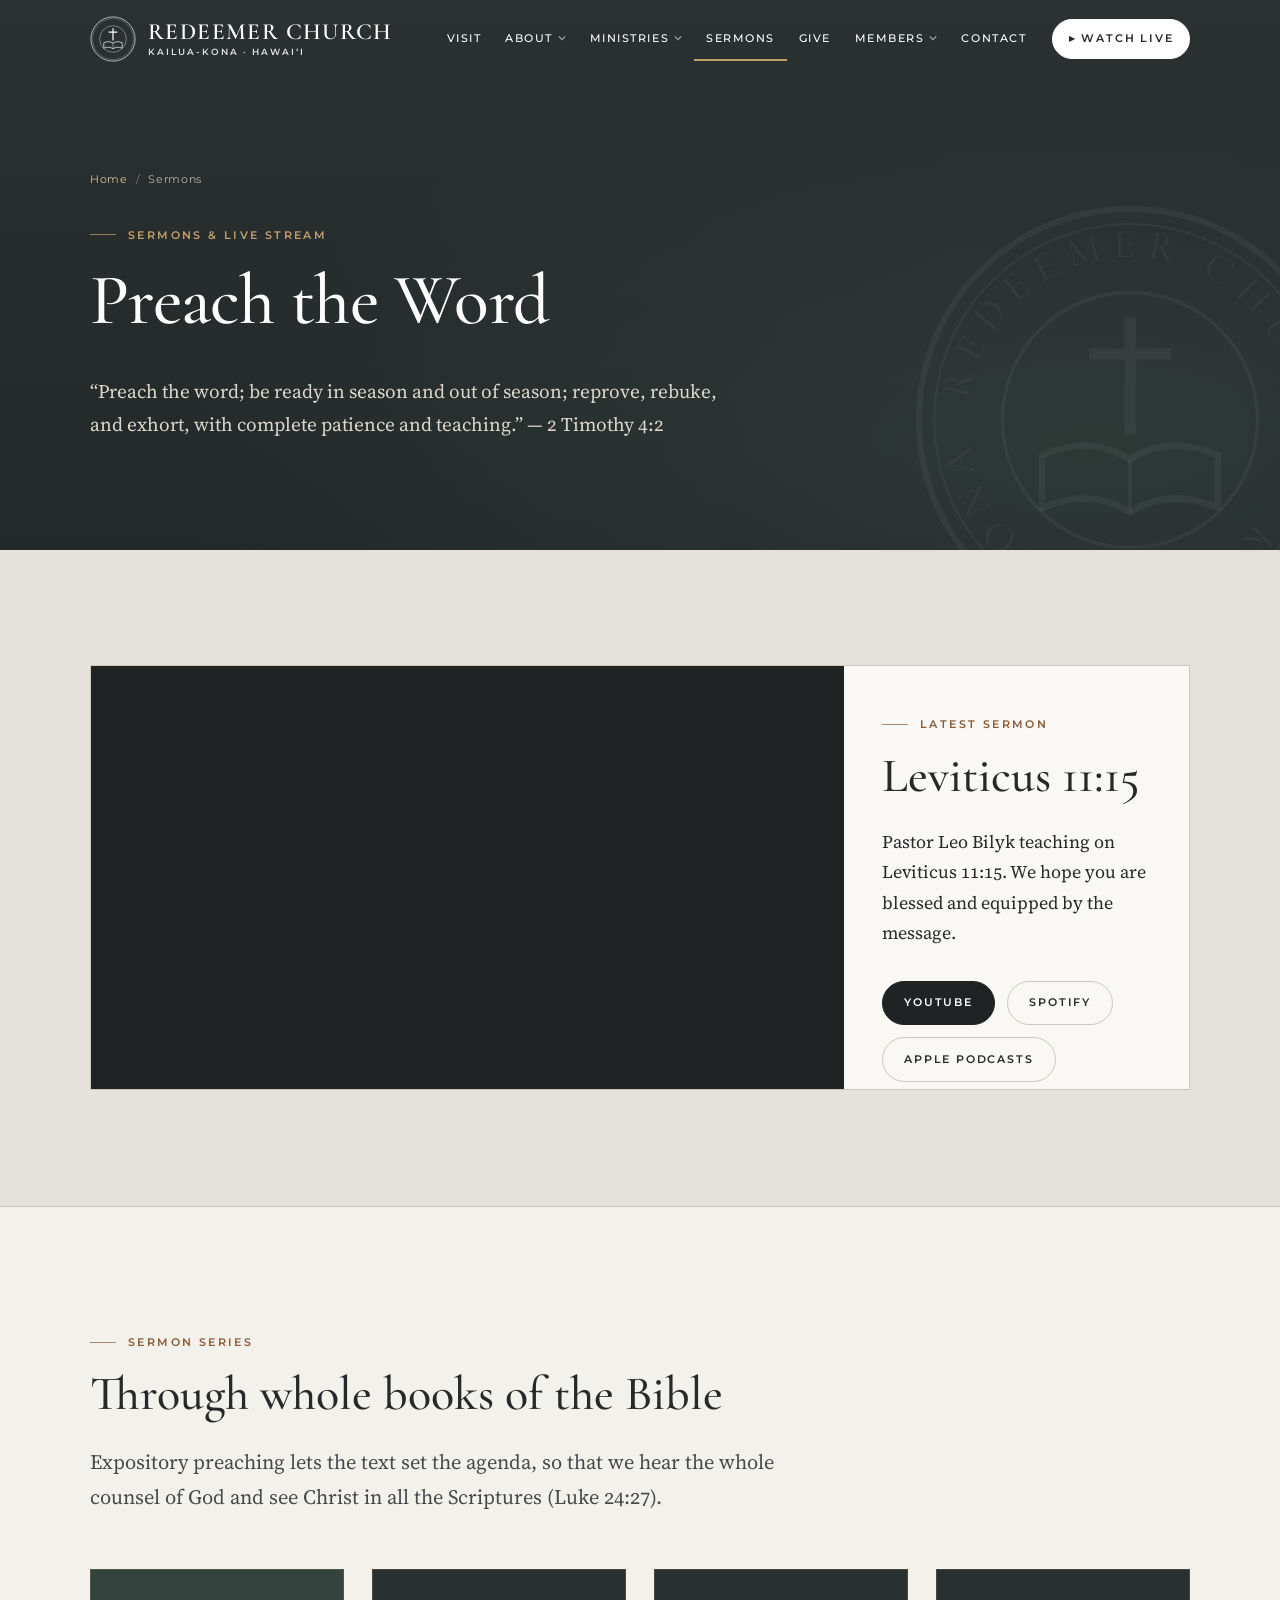
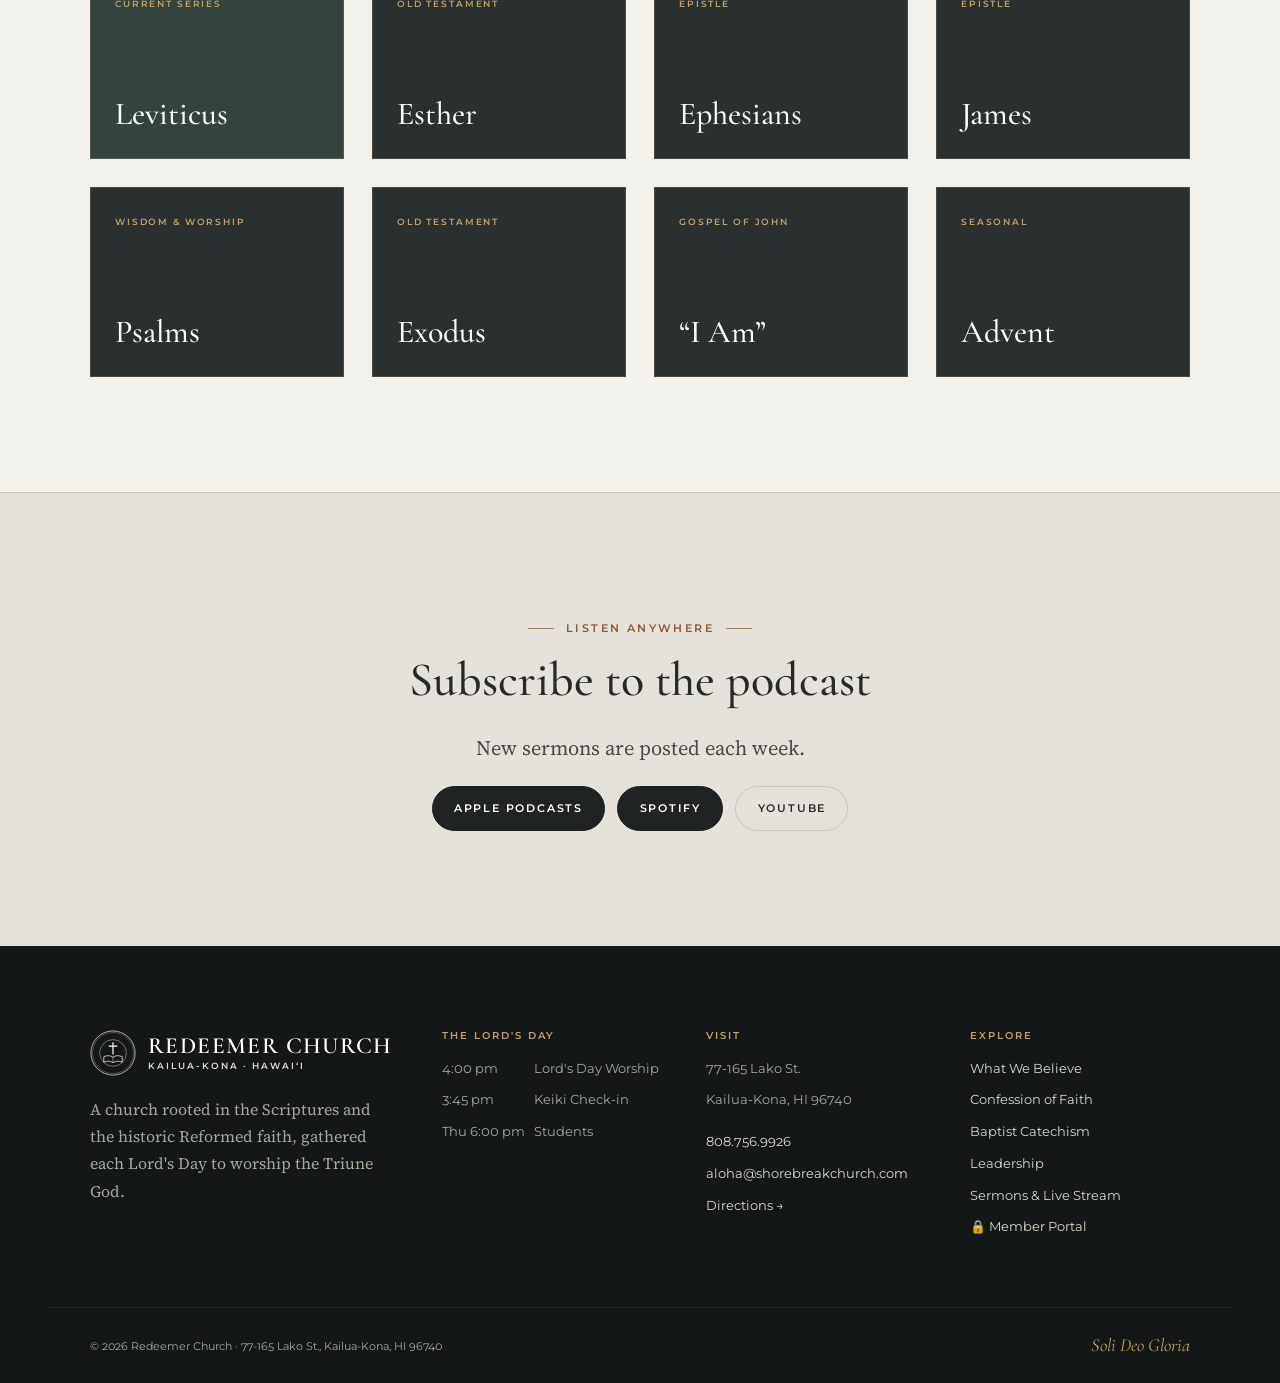
<file: sermons.html>
<!doctype html>
<html lang="en">
<head>
  <meta charset="utf-8">
  <meta name="viewport" content="width=device-width, initial-scale=1">
  <title>Sermons · Redeemer Church</title>
  <meta name="description" content="Expository sermons from Redeemer Church, Kailua-Kona. Watch live or listen by podcast.">
  <link rel="icon" href="assets/img/seal.svg" type="image/svg+xml">
  <link rel="preconnect" href="https://fonts.googleapis.com">
  <link rel="preconnect" href="https://fonts.gstatic.com" crossorigin>
  <link href="https://fonts.googleapis.com/css2?family=Cormorant+Garamond:ital,wght@0,400;0,500;0,600;1,400;1,500&family=Montserrat:wght@400;500;600&family=Source+Serif+4:ital,opsz,wght@0,8..60,400;0,8..60,600;1,8..60,400&display=swap" rel="stylesheet">
  <link rel="stylesheet" href="assets/css/site.css">
</head>
<body class="has-hero" data-section="sermons">
  <div id="site-header"></div>

  <main id="main">
    <section class="page-hero plain">
      <span data-seal="seal-watermark"></span>
      <div class="wrap">
        <div class="crumbs"><a href="index.html">Home</a><span>/</span>Sermons</div>
        <span class="kicker light">Sermons &amp; Live Stream</span>
        <h1>Preach the Word</h1>
        <p>“Preach the word; be ready in season and out of season; reprove, rebuke, and exhort, with complete patience and teaching.” — 2 Timothy 4:2</p>
      </div>
    </section>

    <section>
      <div class="wrap">
        <div class="sermon-feature">
          <div class="media"><iframe src="https://www.youtube-nocookie.com/embed/YcZIg3Mv7ls" title="Latest sermon" loading="lazy" allow="accelerometer; encrypted-media; gyroscope; picture-in-picture" allowfullscreen></iframe></div>
          <div class="body">
            <span class="kicker">Latest Sermon</span>
            <h2>Leviticus 11:15</h2>
            <p>Pastor Leo Bilyk teaching on Leviticus 11:15. We hope you are blessed and equipped by the message.</p>
            <div class="btn-row mt-2">
              <a class="btn" href="https://youtu.be/YcZIg3Mv7ls" target="_blank" rel="noopener">YouTube</a>
              <a class="btn ghost" href="https://podcasters.spotify.com/pod/show/shorebreakchurch" target="_blank" rel="noopener">Spotify</a>
              <a class="btn ghost" href="https://podcasts.apple.com/ca/podcast/shorebreak-church/id562786242" target="_blank" rel="noopener">Apple Podcasts</a>
            </div>
          </div>
        </div>
      </div>
    </section>

    <section class="bg-vellum rule-y">
      <div class="wrap">
        <div class="section-head">
          <span class="kicker">Sermon Series</span>
          <h2>Through whole books of the Bible</h2>
          <p class="lead">Expository preaching lets the text set the agenda, so that we hear the whole counsel of God and see Christ in all the Scriptures (Luke 24:27).</p>
        </div>
        <div class="grid grid-4">
          <div class="series current"><span class="bk">Current series</span><h3>Leviticus</h3></div>
          <div class="series"><span class="bk">Old Testament</span><h3>Esther</h3></div>
          <div class="series"><span class="bk">Epistle</span><h3>Ephesians</h3></div>
          <div class="series"><span class="bk">Epistle</span><h3>James</h3></div>
          <div class="series"><span class="bk">Wisdom &amp; Worship</span><h3>Psalms</h3></div>
          <div class="series"><span class="bk">Old Testament</span><h3>Exodus</h3></div>
          <div class="series"><span class="bk">Gospel of John</span><h3>“I Am”</h3></div>
          <div class="series"><span class="bk">Seasonal</span><h3>Advent</h3></div>
        </div>
      </div>
    </section>

    <section>
      <div class="wrap narrow center">
        <span class="kicker">Listen Anywhere</span>
        <h2>Subscribe to the podcast</h2>
        <p class="lead">New sermons are posted each week.</p>
        <div class="btn-row center mt-1">
          <a class="btn" href="https://podcasts.apple.com/ca/podcast/shorebreak-church/id562786242" target="_blank" rel="noopener">Apple Podcasts</a>
          <a class="btn" href="https://podcasters.spotify.com/pod/show/shorebreakchurch" target="_blank" rel="noopener">Spotify</a>
          <a class="btn ghost" href="https://youtu.be/YcZIg3Mv7ls" target="_blank" rel="noopener">YouTube</a>
        </div>
      </div>
    </section>
  </main>

  <div id="site-footer"></div>
  <script src="assets/js/site.js"></script>
</body>
</html>
</file>
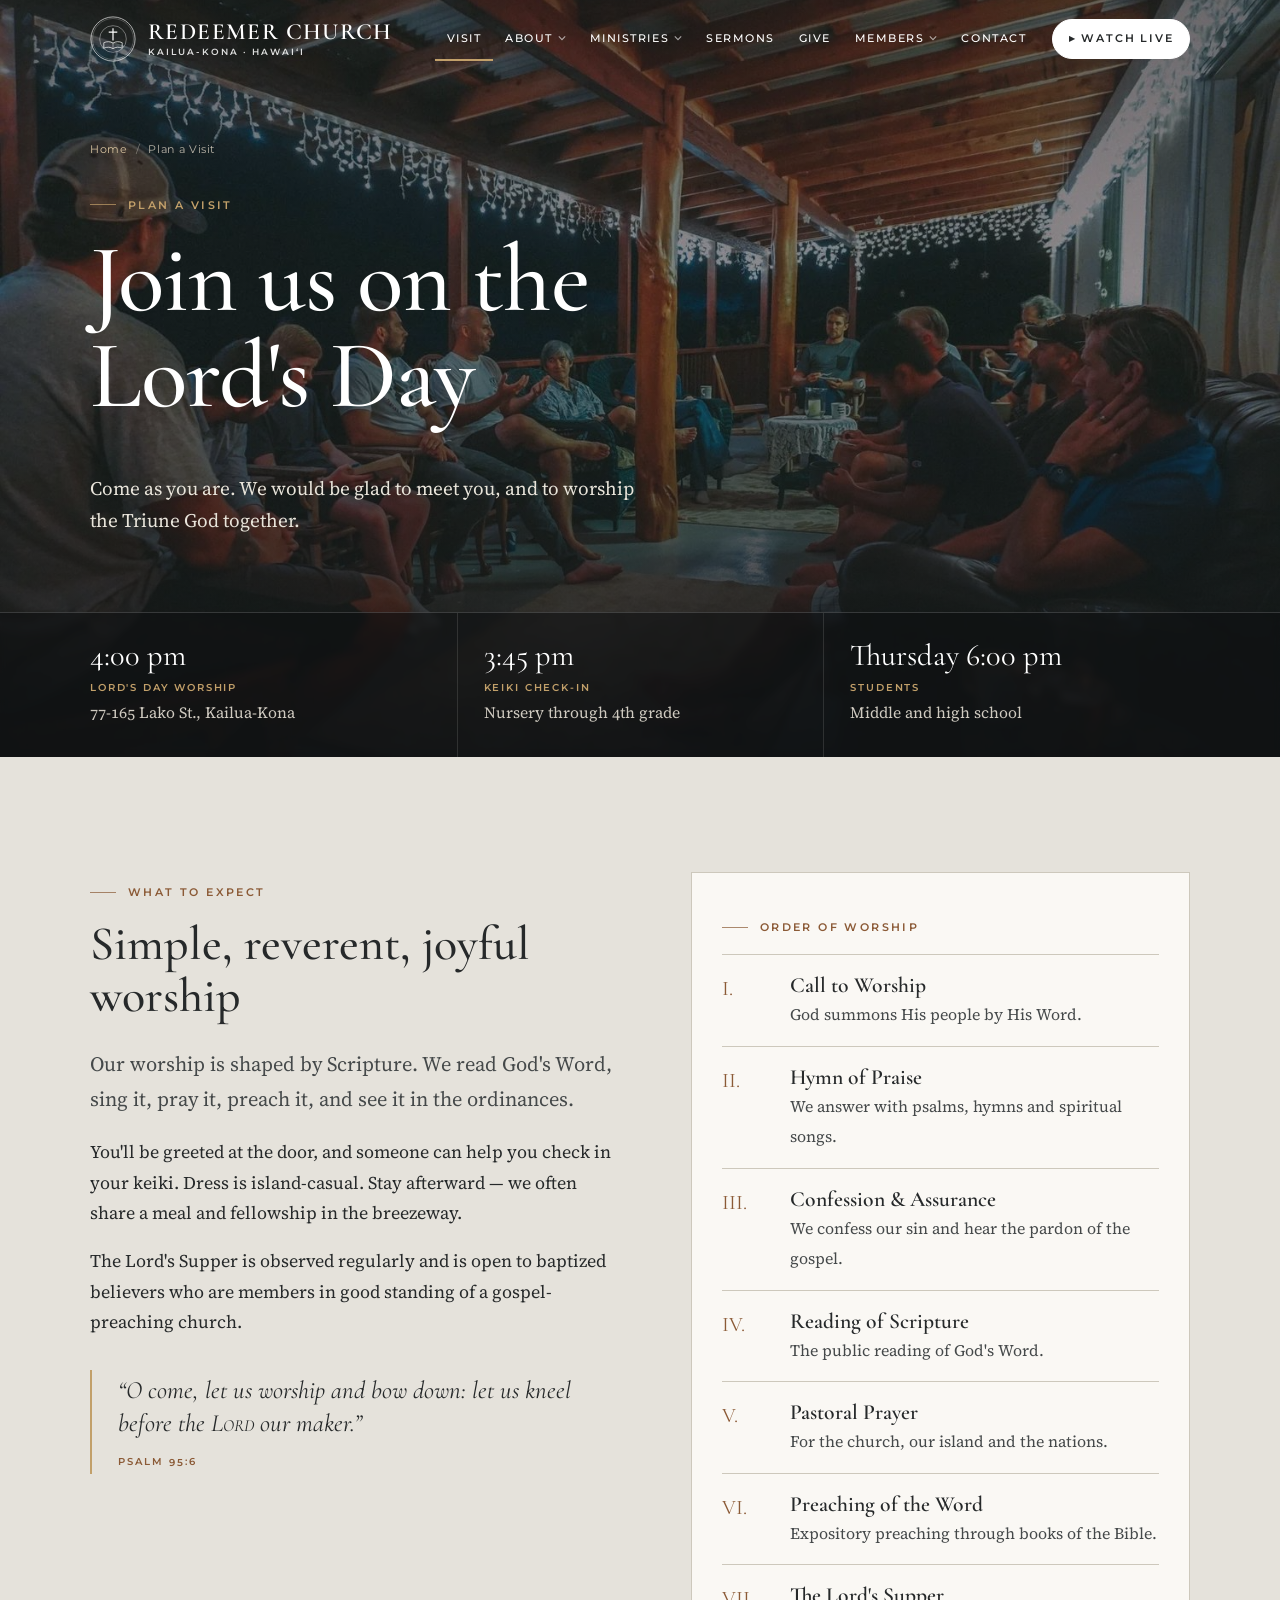
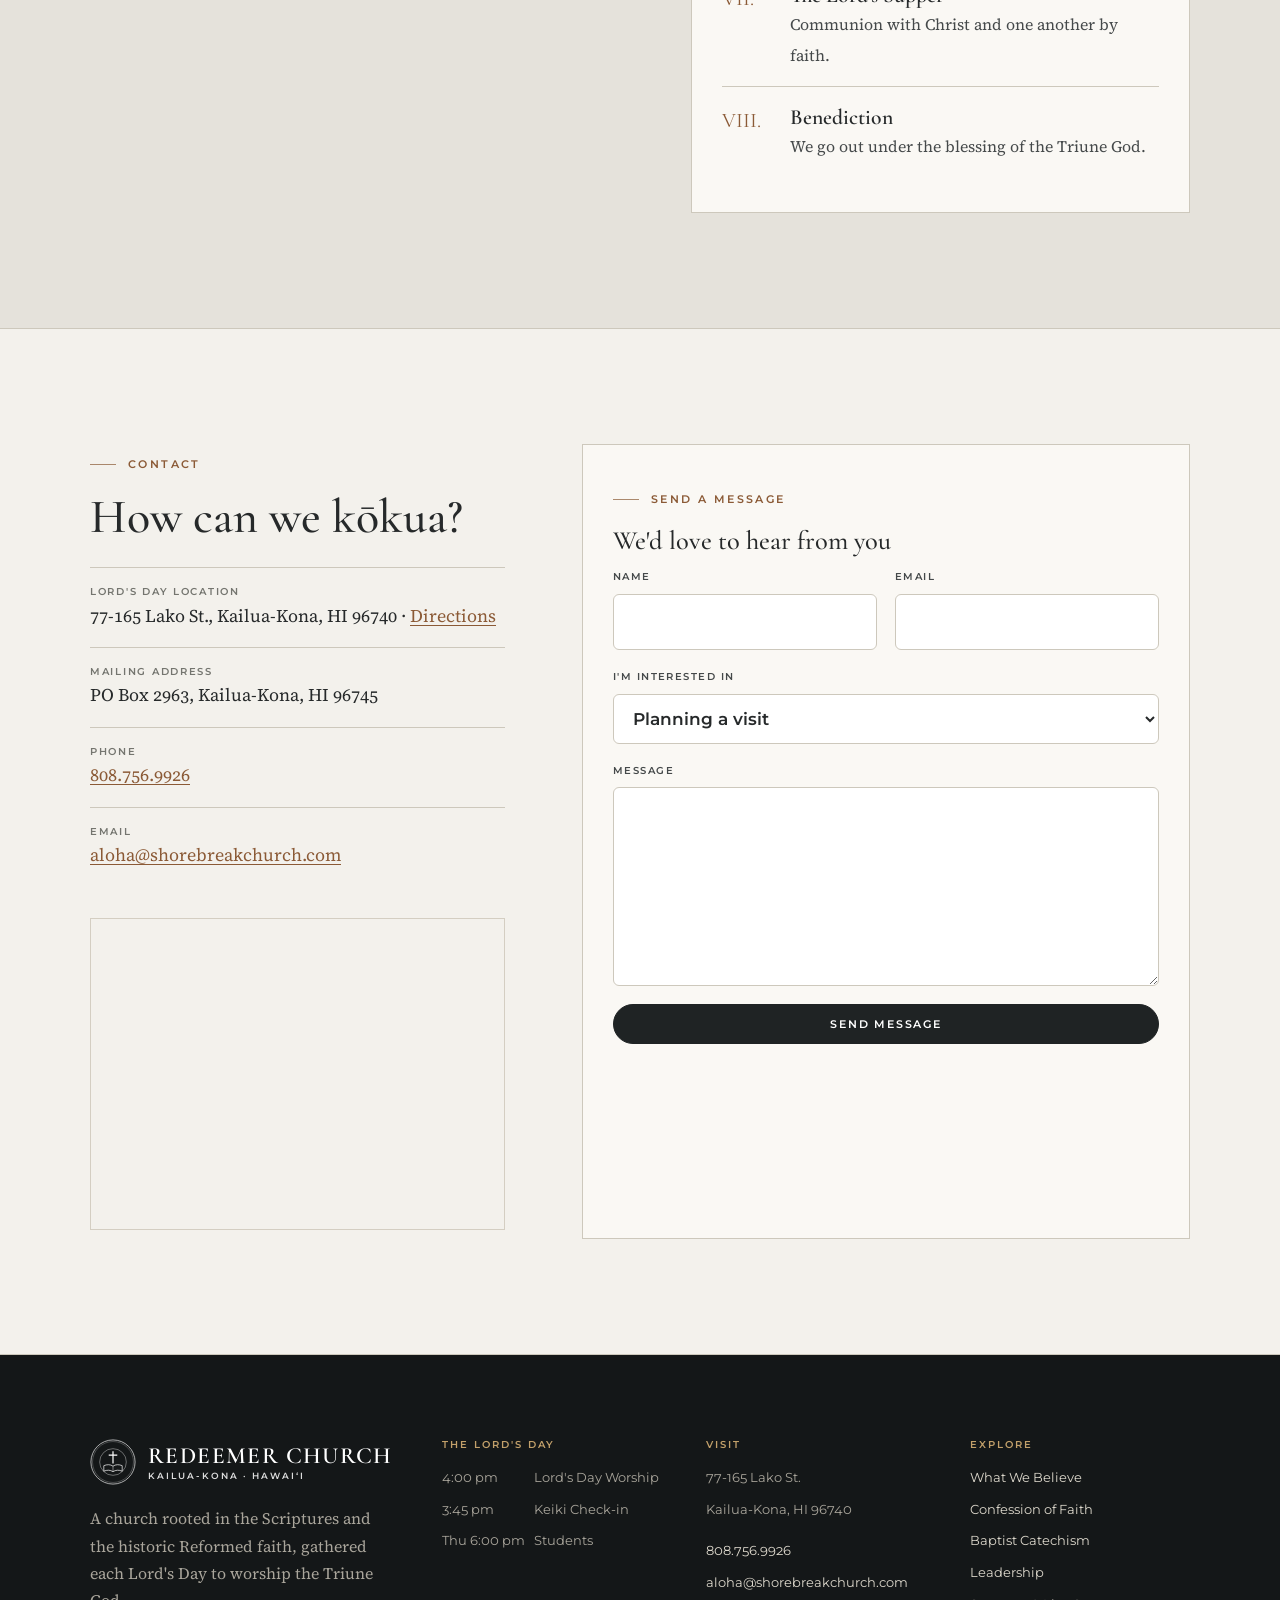
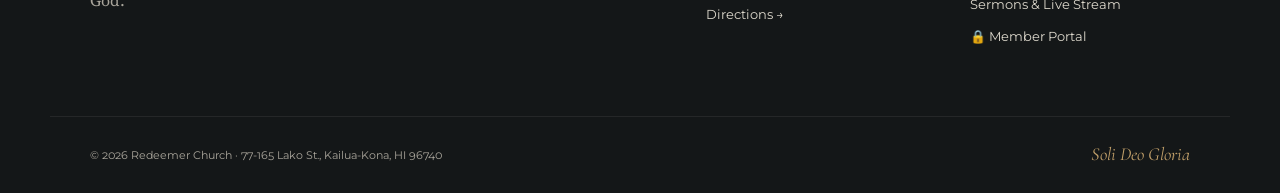
<file: visit.html>
<!doctype html>
<html lang="en">
<head>
  <meta charset="utf-8">
  <meta name="viewport" content="width=device-width, initial-scale=1">
  <title>Plan a Visit · Redeemer Church</title>
  <meta name="description" content="Join us on the Lord's Day in Kailua-Kona. Service times, directions and what to expect.">
  <link rel="icon" href="assets/img/seal.svg" type="image/svg+xml">
  <link rel="preconnect" href="https://fonts.googleapis.com">
  <link rel="preconnect" href="https://fonts.gstatic.com" crossorigin>
  <link href="https://fonts.googleapis.com/css2?family=Cormorant+Garamond:ital,wght@0,400;0,500;0,600;1,400;1,500&family=Montserrat:wght@400;500;600&family=Source+Serif+4:ital,opsz,wght@0,8..60,400;0,8..60,600;1,8..60,400&display=swap" rel="stylesheet">
  <link rel="stylesheet" href="assets/css/site.css">
</head>
<body class="has-hero" data-section="visit">
  <div id="site-header"></div>

  <main id="main">
    <section class="hero" style="background-image:url('assets/img/photos/community.jpg');min-height:78vh;padding:0">
      <div class="wrap hero-body">
        <div class="crumbs"><a href="index.html">Home</a><span>/</span>Plan a Visit</div>
        <span class="kicker light">Plan a Visit</span>
        <h1 style="max-width:14ch">Join us on the Lord's Day</h1>
        <p>Come as you are. We would be glad to meet you, and to worship the Triune God together.</p>
      </div>
      <div class="schedule">
        <div class="schedule-inner">
          <div class="slot"><div class="time">4:00 pm</div><div class="name">Lord's Day Worship</div><div class="desc">77-165 Lako St., Kailua-Kona</div></div>
          <div class="slot"><div class="time">3:45 pm</div><div class="name">Keiki Check-in</div><div class="desc">Nursery through 4th grade</div></div>
          <div class="slot"><div class="time">Thursday 6:00 pm</div><div class="name">Students</div><div class="desc">Middle and high school</div></div>
        </div>
      </div>
    </section>

    <section id="worship">
      <div class="wrap split top">
        <div>
          <span class="kicker">What to Expect</span>
          <h2>Simple, reverent, joyful worship</h2>
          <p class="lead">Our worship is shaped by Scripture. We read God's Word, sing it, pray it, preach it, and see it in the ordinances.</p>
          <p>You'll be greeted at the door, and someone can help you check in your keiki. Dress is island-casual. Stay afterward — we often share a meal and fellowship in the breezeway.</p>
          <p>The Lord's Supper is observed regularly and is open to baptized believers who are members in good standing of a gospel-preaching church.</p>
          <blockquote class="historic-quote mt-2">
            <p>“O come, let us worship and bow down: let us kneel before the <span style="font-variant:small-caps">Lord</span> our maker.”</p>
            <cite>Psalm 95:6</cite>
          </blockquote>
        </div>
        <div class="panel-card">
          <span class="kicker">Order of Worship</span>
          <ol class="liturgy">
            <li><div><strong>Call to Worship</strong><span>God summons His people by His Word.</span></div></li>
            <li><div><strong>Hymn of Praise</strong><span>We answer with psalms, hymns and spiritual songs.</span></div></li>
            <li><div><strong>Confession &amp; Assurance</strong><span>We confess our sin and hear the pardon of the gospel.</span></div></li>
            <li><div><strong>Reading of Scripture</strong><span>The public reading of God's Word.</span></div></li>
            <li><div><strong>Pastoral Prayer</strong><span>For the church, our island and the nations.</span></div></li>
            <li><div><strong>Preaching of the Word</strong><span>Expository preaching through books of the Bible.</span></div></li>
            <li><div><strong>The Lord's Supper</strong><span>Communion with Christ and one another by faith.</span></div></li>
            <li><div><strong>Benediction</strong><span>We go out under the blessing of the Triune God.</span></div></li>
          </ol>
        </div>
      </div>
    </section>

    <section class="bg-vellum rule-y" id="contact">
      <div class="wrap split top">
        <div>
          <span class="kicker">Contact</span>
          <h2>How can we kōkua?</h2>
          <ul class="contact-list">
            <li><span class="label">Lord's Day Location</span>77-165 Lako St., Kailua-Kona, HI 96740 · <a href="https://www.google.com/maps/place/77-165+Lako+St,+Kailua-Kona,+HI+96740" target="_blank" rel="noopener">Directions</a></li>
            <li><span class="label">Mailing Address</span>PO Box 2963, Kailua-Kona, HI 96745</li>
            <li><span class="label">Phone</span><a href="tel:8087569926">808.756.9926</a></li>
            <li><span class="label">Email</span><a href="mailto:aloha@shorebreakchurch.com">aloha@shorebreakchurch.com</a></li>
          </ul>
          <iframe class="map-embed mt-2" title="Map to the church" loading="lazy" src="https://www.google.com/maps?q=77-165+Lako+St,+Kailua-Kona,+HI+96740&output=embed"></iframe>
        </div>
        <div class="panel-card">
          <span class="kicker">Send a Message</span>
          <h3>We'd love to hear from you</h3>
          <form class="form" id="contact-form">
            <div class="row">
              <label>Name<input name="name" required autocomplete="name"></label>
              <label>Email<input name="email" type="email" required autocomplete="email"></label>
            </div>
            <label>I'm interested in
              <select name="topic">
                <option>Planning a visit</option>
                <option>Membership</option>
                <option>Baptism</option>
                <option>Prayer request</option>
                <option>Kōkua (help)</option>
                <option>Something else</option>
              </select>
            </label>
            <label>Message<textarea name="message" rows="6" required></textarea></label>
            <button class="btn" type="submit">Send Message</button>
            <p class="form-status" role="status"></p>
          </form>
        </div>
      </div>
    </section>
  </main>

  <script>
    // Until a form service is connected, open the visitor's mail app with the message filled in.
    document.getElementById("contact-form").addEventListener("submit", (e) => {
      e.preventDefault();
      const d = new FormData(e.target);
      const body = `${d.get("message")}\n\n— ${d.get("name")} (${d.get("email")})`;
      location.href = `mailto:${CHURCH.email}?subject=${encodeURIComponent("Website: " + d.get("topic"))}&body=${encodeURIComponent(body)}`;
      const s = e.target.querySelector(".form-status");
      s.textContent = "Opening your email app to send this message…";
      s.classList.add("show");
    });
  </script>

  <div id="site-footer"></div>
  <script src="assets/js/site.js"></script>
</body>
</html>
</file>
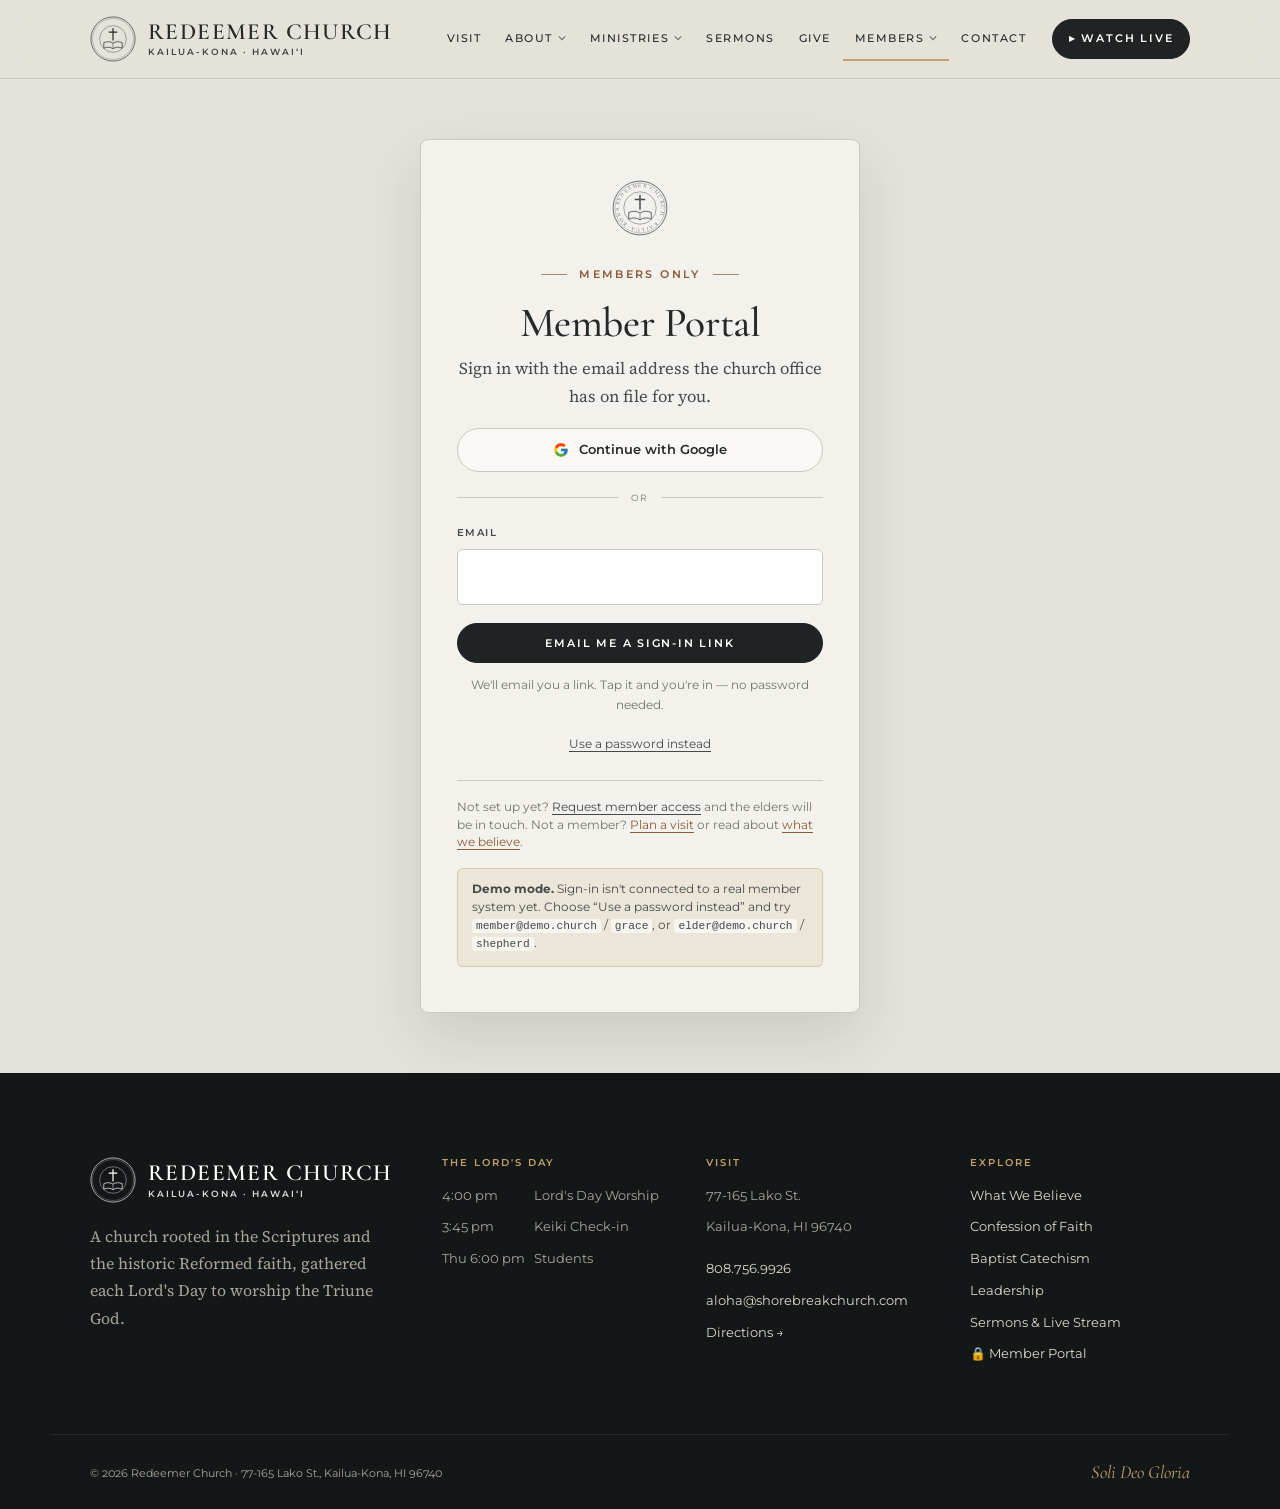
<file: members/login.html>
<!doctype html>
<html lang="en" data-root="../">
<head>
  <meta charset="utf-8">
  <meta name="viewport" content="width=device-width, initial-scale=1">
  <title>Member Sign-in · Redeemer Church</title>
  <meta name="description" content="Sign in to the Redeemer Church member portal.">
  <meta name="robots" content="noindex">
  <link rel="icon" href="../assets/img/seal.svg" type="image/svg+xml">
  <link rel="preconnect" href="https://fonts.googleapis.com">
  <link rel="preconnect" href="https://fonts.gstatic.com" crossorigin>
  <link href="https://fonts.googleapis.com/css2?family=Cormorant+Garamond:ital,wght@0,400;0,500;0,600;1,400;1,500&family=Montserrat:wght@400;500;600&family=Source+Serif+4:ital,opsz,wght@0,8..60,400;0,8..60,600;1,8..60,400&display=swap" rel="stylesheet">
  <link rel="stylesheet" href="../assets/css/site.css">
  <script src="../assets/js/auth.js"></script>
</head>
<body data-section="members">
  <div id="site-header"></div>

  <main id="main" class="signin-page">
    <div class="signin-card">
      <span data-seal="seal"></span>
      <span class="kicker both">Members Only</span>
      <h1>Member Portal</h1>
      <p class="sub">Sign in with the email address the church office has on file for you.</p>

      <div id="view-main">
        <button class="google-btn" type="button" id="google">
          <svg width="16" height="16" viewBox="0 0 48 48" aria-hidden="true"><path fill="#FFC107" d="M43.6 20.5H42V20H24v8h11.3C33.7 32.7 29.2 36 24 36c-6.6 0-12-5.4-12-12s5.4-12 12-12c3.1 0 5.8 1.2 7.9 3.1l5.7-5.7C34 6.1 29.3 4 24 4 12.9 4 4 12.9 4 24s8.9 20 20 20 20-8.9 20-20c0-1.3-.1-2.4-.4-3.5z"/><path fill="#FF3D00" d="M6.3 14.7l6.6 4.8C14.7 15.1 19 12 24 12c3.1 0 5.8 1.2 7.9 3.1l5.7-5.7C34 6.1 29.3 4 24 4 16.3 4 9.7 8.3 6.3 14.7z"/><path fill="#4CAF50" d="M24 44c5.2 0 9.9-2 13.4-5.2l-6.2-5.2C29.2 35.1 26.7 36 24 36c-5.2 0-9.6-3.3-11.3-7.9l-6.5 5C9.5 39.6 16.2 44 24 44z"/><path fill="#1976D2" d="M43.6 20.5H42V20H24v8h11.3c-.8 2.2-2.2 4.2-4.1 5.6l6.2 5.2C37 39.2 44 34 44 24c0-1.3-.1-2.4-.4-3.5z"/></svg>
          Continue with Google
        </button>
        <div class="or">OR</div>
        <form class="form" id="link-form">
          <label>Email<input type="email" name="email" required autocomplete="email"></label>
          <button class="btn" type="submit">Email me a sign-in link</button>
        </form>
        <p class="hint">We'll email you a link. Tap it and you're in — no password needed.</p>
        <button class="linkish" type="button" data-show="password">Use a password instead</button>
      </div>

      <form class="form" id="password-form" hidden>
        <label>Email<input type="email" name="email" required autocomplete="username"></label>
        <label>Password<input type="password" name="password" required autocomplete="current-password"></label>
        <button class="btn" type="submit">Sign In</button>
        <p class="hint" style="margin:0"><button class="linkish" type="button" data-show="main">← Other ways to sign in</button></p>
      </form>

      <form class="form" id="request-form" hidden>
        <div class="row">
          <label>Full name<input name="name" required autocomplete="name"></label>
          <label>Phone<input name="phone" type="tel" autocomplete="tel"></label>
        </div>
        <label>Email<input name="email" type="email" required autocomplete="email"></label>
        <label>Membership
          <select name="status">
            <option>I'm a member</option>
            <option>I'm in the membership class</option>
            <option>I'd like to learn about membership</option>
          </select>
        </label>
        <button class="btn" type="submit">Send Request to the Elders</button>
        <p class="hint" style="margin:0"><button class="linkish" type="button" data-show="main">← Back to sign in</button></p>
      </form>

      <p class="form-status mt-1" id="status" role="status"></p>

      <div class="signin-foot">
        Not set up yet? <button class="linkish" type="button" data-show="request">Request member access</button> and the elders will be in touch.
        Not a member? <a href="../visit.html">Plan a visit</a> or read about <a href="../beliefs.html">what we believe</a>.
      </div>
      <p class="demo-note mt-1" id="demo-note" hidden>
        <strong>Demo mode.</strong> Sign-in isn't connected to a real member system yet. Choose
        “Use a password instead” and try <code>member@demo.church</code> / <code>grace</code>,
        or <code>elder@demo.church</code> / <code>shepherd</code>.
      </p>
    </div>
  </main>

  <script>
    const params = new URLSearchParams(location.search);
    const next = params.get("next") || "index.html";
    const safeNext = /^[\w-]+\.html(#[\w-]*)?$/.test(next) ? next : "index.html";
    if (MemberAuth.currentUser()) location.replace(safeNext);
    if (MemberAuth.mode === "demo") document.getElementById("demo-note").hidden = false;

    const views = { main: "view-main", password: "password-form", request: "request-form" };
    const statusEl = document.getElementById("status");
    const say = (msg, err) => { statusEl.textContent = msg; statusEl.classList.add("show"); statusEl.classList.toggle("error", !!err); };
    const show = (v) => {
      Object.entries(views).forEach(([k, id]) => (document.getElementById(id).hidden = k !== v));
      statusEl.classList.remove("show");
    };
    document.querySelectorAll("[data-show]").forEach((b) => b.addEventListener("click", () => show(b.dataset.show)));

    document.getElementById("google").addEventListener("click", async () => {
      try { await MemberAuth.signInWithGoogle(); location.replace(safeNext); } catch (e) { say(e.message, true); }
    });
    document.getElementById("link-form").addEventListener("submit", async (e) => {
      e.preventDefault();
      const email = new FormData(e.target).get("email");
      await MemberAuth.sendSignInLink(email);
      say(MemberAuth.mode === "demo"
        ? "Demo mode: no email is sent. Use a password instead to try the portal."
        : `If ${email} is on file, a sign-in link is on its way.`);
    });
    document.getElementById("password-form").addEventListener("submit", async (e) => {
      e.preventDefault();
      const d = new FormData(e.target);
      try { await MemberAuth.signIn(d.get("email"), d.get("password")); location.replace(safeNext); }
      catch (err) { say(err.message, true); }
    });
    document.getElementById("request-form").addEventListener("submit", async (e) => {
      e.preventDefault();
      const d = Object.fromEntries(new FormData(e.target));
      await MemberAuth.requestAccess(d);
      say(`Mahalo, ${d.name}. Your request has been sent to the elders.`);
      e.target.reset();
    });
  </script>

  <div id="site-footer"></div>
  <script src="../assets/js/site.js"></script>
</body>
</html>
</file>
<file: assets/css/site.css>
/* Redeemer Church Kona — site styles
   Historic Reformed: stone and vellum, charcoal and slate, brass hairlines,
   old-style serif type, Roman numerals and quiet ornament. */

:root {
  --stone: #e5e2db;
  --stone-2: #dcd8cf;
  --vellum: #f3f1ec;
  --paper: #faf8f4;
  --ink: #26292a;
  --ink-soft: #45494a;
  --muted: #74756f;
  --line: #cdc8bc;
  --line-soft: #dedad1;
  --charcoal: #1f2324;
  --charcoal-2: #2a2f30;
  --slate: #34433e;
  --brass: #c2a06a;
  --brass-soft: #d8c3a0;
  --copper: #8b5a36;
  --white: #ffffff;

  --display: "Cormorant Garamond", Garamond, "Times New Roman", serif;
  --serif: "Source Serif 4", "Source Serif Pro", Georgia, serif;
  --sans: "Montserrat", "Helvetica Neue", Arial, sans-serif;

  --wrap: 1180px;
  --gutter: clamp(16px, 4vw, 40px);
}

*, *::before, *::after { box-sizing: border-box; }
html { scroll-behavior: smooth; }
body {
  margin: 0;
  background: var(--stone);
  color: var(--ink);
  font-family: var(--serif);
  font-size: 1.12rem;
  line-height: 1.7;
  -webkit-font-smoothing: antialiased;
  text-rendering: optimizeLegibility;
  font-feature-settings: "kern", "liga", "onum";
}
img { max-width: 100%; display: block; }
a { color: var(--copper); text-decoration-thickness: 1px; text-underline-offset: 3px; }
a:hover { color: var(--ink); }
::selection { background: var(--brass-soft); color: var(--ink); }

h1, h2, h3, h4 { font-family: var(--display); font-weight: 500; line-height: 1.08; color: var(--ink); margin: 0 0 .5em; }
h1 { font-size: clamp(2.8rem, 6.5vw, 5.6rem); letter-spacing: -.01em; }
h2 { font-size: clamp(2rem, 3.8vw, 3rem); }
h3 { font-size: 1.65rem; }
h4 { font-size: 1.3rem; }
h1 em, h2 em { font-style: italic; color: var(--brass); }
p { margin: 0 0 1em; }

.wrap { max-width: var(--wrap); margin: 0 auto; padding: 0 var(--gutter); }
.narrow { max-width: 780px; margin-left: auto; margin-right: auto; }
.center { text-align: center; }

/* Label with leading hairline: "—— OUR CONFESSION" */
.kicker {
  display: inline-flex; align-items: center; gap: 12px;
  font-family: var(--sans); font-size: .68rem; font-weight: 600;
  letter-spacing: .22em; text-transform: uppercase; color: var(--copper);
  margin-bottom: 1.1rem;
}
.kicker::before { content: ""; width: 26px; height: 1px; background: currentColor; opacity: .7; }
.kicker.light { color: var(--brass); }
.center .kicker::after, .kicker.both::after { content: ""; width: 26px; height: 1px; background: currentColor; opacity: .7; }

.lead { font-size: 1.28rem; color: var(--ink-soft); }

/* Fleuron divider */
.fleuron { display: flex; align-items: center; gap: 16px; color: var(--brass); margin: 2rem auto; max-width: 320px; }
.fleuron::before, .fleuron::after { content: ""; flex: 1; height: 1px; background: currentColor; opacity: .55; }
.fleuron span { font-size: 1.1rem; line-height: 1; }
.fleuron.left { margin-left: 0; }

/* Drop cap for opening paragraphs */
.dropcap::first-letter { font-family: var(--display); float: left; font-size: 4.6em; line-height: .82; padding: .06em .1em 0 0; color: var(--copper); }

/* ---------- Buttons (pill) ---------- */
.btn {
  display: inline-flex; align-items: center; justify-content: center; gap: .6em;
  font-family: var(--sans); font-size: .7rem; font-weight: 600;
  letter-spacing: .16em; text-transform: uppercase; text-decoration: none;
  padding: 1.05em 1.9em; border-radius: 999px; cursor: pointer;
  border: 1px solid var(--charcoal); background: var(--charcoal); color: var(--white);
  transition: background .2s, color .2s, border-color .2s;
}
.btn:hover { background: var(--slate); border-color: var(--slate); color: var(--white); }
.btn.ghost { background: transparent; color: var(--ink); border-color: var(--line); }
.btn.ghost:hover { border-color: var(--ink); background: transparent; color: var(--ink); }
.btn.white { background: var(--white); color: var(--ink); border-color: var(--white); }
.btn.white:hover { background: var(--vellum); color: var(--ink); }
.btn.outline-light { background: transparent; color: var(--white); border-color: rgba(255,255,255,.45); }
.btn.outline-light:hover { border-color: var(--white); background: rgba(255,255,255,.08); color: var(--white); }
.btn.brass { background: var(--brass); border-color: var(--brass); color: var(--charcoal); }
.btn.brass:hover { background: var(--brass-soft); border-color: var(--brass-soft); color: var(--charcoal); }
.btn-row { display: flex; flex-wrap: wrap; gap: 12px; }
.btn-row.center { justify-content: center; }
.text-link { font-family: var(--sans); font-size: .68rem; font-weight: 600; letter-spacing: .16em; text-transform: uppercase; text-decoration: none; color: var(--copper); }
.text-link:hover { color: var(--ink); }

/* ---------- Header ---------- */
.skip { position: absolute; left: -999px; top: 0; background: var(--charcoal); color: #fff; padding: 10px 16px; z-index: 200; }
.skip:focus { left: 10px; }

.site-header { position: sticky; top: 0; z-index: 60; background: rgba(229,226,219,.95); backdrop-filter: blur(8px); border-bottom: 1px solid var(--line); color: var(--ink); transition: background .25s, border-color .25s, color .25s; }
.site-header .wrap { display: flex; align-items: center; justify-content: space-between; min-height: 78px; gap: 20px; }
body.has-hero .site-header { position: fixed; left: 0; right: 0; background: transparent; border-color: transparent; color: var(--white); backdrop-filter: none; }
body.has-hero .site-header.scrolled { background: rgba(31,35,36,.95); backdrop-filter: blur(8px); border-color: rgba(255,255,255,.06); }

.brand { display: flex; align-items: center; gap: 12px; text-decoration: none; color: inherit; }
.brand:hover { color: inherit; }
.seal { width: 46px; height: 46px; flex: none; }
.brand-text { display: flex; flex-direction: column; line-height: .95; }
.brand-name { font-family: var(--display); font-size: 1.45rem; font-weight: 600; letter-spacing: .06em; text-transform: uppercase; }
.brand-sub { font-family: var(--sans); font-size: .54rem; font-weight: 600; letter-spacing: .24em; text-transform: uppercase; margin-top: 5px; opacity: .85; }

.nav { display: flex; align-items: center; gap: 4px; }
.nav > ul { list-style: none; display: flex; margin: 0; padding: 0; }
.nav li { position: relative; }
.nav .nav-link {
  font-family: var(--sans); font-size: .68rem; font-weight: 500; letter-spacing: .14em; text-transform: uppercase;
  color: inherit; text-decoration: none; padding: 12px 12px; display: flex; align-items: center; gap: 5px;
  border-bottom: 2px solid transparent;
}
.nav .nav-link .chev { width: 8px; height: 8px; opacity: .6; }
.nav .nav-link:hover { color: inherit; opacity: .8; }
.nav .nav-link[aria-current="page"] { border-bottom-color: var(--brass); }
.nav .dropdown {
  position: absolute; top: calc(100% + 4px); left: 0; min-width: 270px;
  background: var(--paper); color: var(--ink); border: 1px solid var(--line); border-radius: 6px;
  list-style: none; margin: 0; padding: 10px 0;
  opacity: 0; visibility: hidden; transform: translateY(6px); transition: all .18s;
  box-shadow: 0 18px 40px rgba(20,22,22,.14);
}
.nav li:hover > .dropdown, .nav li:focus-within > .dropdown { opacity: 1; visibility: visible; transform: none; }
.nav .dropdown a { display: block; padding: 8px 20px; text-decoration: none; color: var(--ink); }
.nav .dropdown a strong { display: block; font-family: var(--display); font-weight: 600; font-size: 1.15rem; line-height: 1.2; }
.nav .dropdown a span { display: block; font-family: var(--sans); font-size: .68rem; color: var(--muted); }
.nav .dropdown a:hover { background: var(--vellum); }
.nav .dropdown a:hover strong { color: var(--copper); }
.nav .btn { margin-left: 10px; padding: .85em 1.4em; }
body.has-hero .site-header:not(.scrolled) .nav .btn { background: var(--white); color: var(--ink); border-color: var(--white); }
body.has-hero .site-header.scrolled .nav .btn { background: var(--brass); color: var(--charcoal); border-color: var(--brass); }

.menu-toggle { display: none; background: none; border: 1px solid currentColor; border-radius: 999px; padding: 9px 16px; cursor: pointer; font-family: var(--sans); font-size: .64rem; font-weight: 600; letter-spacing: .16em; text-transform: uppercase; color: inherit; }

@media (max-width: 1080px) {
  .menu-toggle { display: inline-block; }
  .nav {
    position: fixed; inset: 0 0 0 auto; width: min(360px, 88vw); height: 100vh;
    background: var(--paper); color: var(--ink); flex-direction: column; align-items: stretch;
    padding: 84px 24px 24px; overflow-y: auto; transform: translateX(100%); transition: transform .25s;
    box-shadow: -20px 0 40px rgba(0,0,0,.18);
  }
  .nav { visibility: hidden; }
  .nav.open { transform: none; visibility: visible; }
  /* A backdrop-filter would trap the fixed slide-out menu inside the header */
  .site-header, body.has-hero .site-header.scrolled { backdrop-filter: none; }
  .nav > ul { flex-direction: column; }
  .nav .nav-link { padding: 12px 4px; border-bottom: 1px solid var(--line-soft); }
  .nav .nav-link .chev { display: none; }
  .nav .dropdown { position: static; opacity: 1; visibility: visible; transform: none; border: 0; box-shadow: none; padding: 4px 0 10px 8px; background: transparent; min-width: 0; }
  .nav .dropdown a { padding: 5px 8px; }
  .nav .dropdown a span { display: none; }
  .nav .btn { margin: 18px 0 0; }
  body.has-hero .site-header:not(.scrolled) .nav .btn { background: var(--charcoal); color: #fff; border-color: var(--charcoal); }
  .nav-close { position: absolute; top: 22px; right: 22px; color: var(--ink); }
}
@media (min-width: 1081px) { .nav-close { display: none; } }

/* ---------- Heroes ---------- */
.hero { position: relative; color: var(--white); min-height: 100vh; display: flex; flex-direction: column; justify-content: flex-end; background: var(--charcoal) center/cover no-repeat; }
.hero::before { content: ""; position: absolute; inset: 0; background: linear-gradient(180deg, rgba(20,23,24,.6) 0%, rgba(20,23,24,.42) 40%, rgba(20,23,24,.92) 100%); }
.hero > * { position: relative; }
.hero .hero-body { padding-top: 140px; padding-bottom: 56px; width: 100%; }
.hero .schedule { width: 100%; }
.hero h1 { color: var(--white); font-size: clamp(3rem, 7.5vw, 6rem); line-height: 1; max-width: 12ch; }
.hero .welcome { font-family: var(--display); font-style: italic; font-size: clamp(1.5rem, 2.6vw, 2.1rem); color: var(--brass-soft); margin-bottom: .2em; }
.hero p { color: #e8e4da; max-width: 560px; font-size: 1.2rem; }

.schedule { border-top: 1px solid rgba(255,255,255,.16); background: rgba(14,16,17,.55); backdrop-filter: blur(3px); }
.schedule-inner { max-width: var(--wrap); margin: 0 auto; padding: 0 var(--gutter); display: grid; grid-template-columns: repeat(3, 1fr); }
.schedule .slot { padding: 26px 26px 30px; border-left: 1px solid rgba(255,255,255,.12); }
.schedule .slot:first-child { border-left: 0; padding-left: 0; }
.schedule .time { font-family: var(--display); font-size: 1.9rem; color: var(--white); line-height: 1.1; }
.schedule .name { font-family: var(--sans); font-size: .64rem; font-weight: 600; letter-spacing: .18em; text-transform: uppercase; color: var(--brass); margin: 6px 0 4px; }
.schedule .desc { font-size: .98rem; color: #cfcac0; }
@media (max-width: 760px) { .schedule-inner { grid-template-columns: 1fr; } .schedule .slot { border-left: 0; border-top: 1px solid rgba(255,255,255,.1); padding: 18px 0; } .schedule .slot:first-child { border-top: 0; } }

.page-hero { position: relative; color: var(--white); background: var(--charcoal-2) center/cover no-repeat; padding: 170px 0 90px; overflow: hidden; }
.page-hero::before { content: ""; position: absolute; inset: 0; background: linear-gradient(180deg, rgba(20,23,24,.72), rgba(20,23,24,.9)); }
.page-hero.plain::before { background: radial-gradient(ellipse at 85% 80%, rgba(52,67,62,.6), transparent 60%), linear-gradient(180deg, #2b3031, #232829); }
.page-hero .wrap { position: relative; }
.page-hero h1 { color: var(--white); font-size: clamp(2.6rem, 5.6vw, 4.6rem); max-width: 16ch; }
.page-hero p { color: #dcd7cc; max-width: 640px; font-size: 1.2rem; }
.page-hero .seal-watermark { position: absolute; right: -70px; bottom: -90px; width: 440px; height: 440px; color: rgba(255,255,255,.045); pointer-events: none; }
.crumbs { font-family: var(--sans); font-size: .68rem; letter-spacing: .06em; color: #b9b4a8; margin-bottom: 26px; }
.crumbs a { color: var(--brass-soft); text-decoration: none; }
.crumbs span { margin: 0 8px; opacity: .6; }

/* ---------- Sections ---------- */
section { padding: clamp(68px, 9vw, 124px) 0; }
.bg-vellum { background: var(--vellum); }
.bg-paper { background: var(--paper); }
.bg-dark { background: var(--charcoal); color: #d6d1c6; }
.bg-slate { background: var(--slate); color: #dde2dc; }
.bg-dark h2, .bg-dark h3, .bg-slate h2, .bg-slate h3 { color: var(--white); }
.bg-dark a:not(.btn), .bg-slate a:not(.btn) { color: var(--brass-soft); }
.rule-y { border-top: 1px solid var(--line); border-bottom: 1px solid var(--line); }
.section-head { max-width: 720px; margin-bottom: 54px; }
.section-head.center { margin-left: auto; margin-right: auto; text-align: center; }
.head-row { display: flex; justify-content: space-between; align-items: flex-end; gap: 24px; margin-bottom: 48px; flex-wrap: wrap; }
.head-row h2 { margin: 0; }

.grid { display: grid; gap: 28px; }
.grid-2 { grid-template-columns: repeat(2, minmax(0, 1fr)); }
.grid-3 { grid-template-columns: repeat(3, minmax(0, 1fr)); }
.grid-4 { grid-template-columns: repeat(4, minmax(0, 1fr)); }
@media (max-width: 960px) { .grid-3, .grid-4 { grid-template-columns: repeat(2, minmax(0, 1fr)); } }
@media (max-width: 640px) { .grid-2, .grid-3, .grid-4 { grid-template-columns: 1fr; } }

.split { display: grid; grid-template-columns: 1.05fr 1fr; gap: clamp(32px, 6vw, 84px); align-items: center; }
.split.top { align-items: start; }
.split.reverse > :first-child { order: 2; }
@media (max-width: 860px) { .split { grid-template-columns: 1fr; } .split.reverse > :first-child { order: 0; } }

/* Photograph mounted like a plate in an old book */
.plate { margin: 0; padding: 12px; background: var(--paper); border: 1px solid var(--line); }
.plate img { width: 100%; aspect-ratio: 4/3; object-fit: cover; filter: grayscale(.2) sepia(.1); }
.plate figcaption { font-family: var(--display); font-style: italic; font-size: 1.05rem; color: var(--muted); text-align: center; padding-top: 10px; }

/* "We confess" numbered list */
.tenets { display: grid; grid-template-columns: repeat(3, 1fr); column-gap: 36px; border-top: 1px solid var(--line); }
.tenet { padding: 32px 0 34px; border-bottom: 1px solid var(--line); }
.tenet .no { font-family: var(--display); font-size: 1.15rem; color: var(--copper); letter-spacing: .08em; }
.tenet h3 { font-size: 1.55rem; margin: .3em 0 .25em; }
.tenet p { color: var(--muted); margin: 0; font-size: 1.02rem; font-style: italic; }
@media (max-width: 860px) { .tenets { grid-template-columns: 1fr 1fr; } }
@media (max-width: 560px) { .tenets { grid-template-columns: 1fr; } }

/* Solas band */
.solas { display: grid; grid-template-columns: repeat(5, 1fr); border-top: 1px solid rgba(194,160,106,.3); border-bottom: 1px solid rgba(194,160,106,.3); }
.sola { padding: 28px 14px; text-align: center; border-left: 1px solid rgba(194,160,106,.3); }
.sola:first-child { border-left: 0; }
.sola .latin { font-family: var(--display); font-style: italic; font-size: 1.55rem; color: var(--white); }
.sola .eng { font-family: var(--sans); font-size: .58rem; font-weight: 600; letter-spacing: .2em; text-transform: uppercase; color: var(--brass); margin-top: 6px; }
@media (max-width: 860px) { .solas { grid-template-columns: 1fr 1fr; } .sola { border-left: 0; border-top: 1px solid rgba(194,160,106,.3); } .sola:nth-child(-n+2) { border-top: 0; } .sola:last-child { grid-column: span 2; } }

/* Scripture / historic quote */
.scripture { font-family: var(--display); font-size: clamp(1.9rem, 3.6vw, 3rem); font-style: italic; font-weight: 500; line-height: 1.25; max-width: 920px; margin: 0 auto; text-align: center; }
.scripture cite { display: block; margin-top: 20px; font-style: normal; font-family: var(--sans); font-size: .66rem; font-weight: 600; letter-spacing: .24em; text-transform: uppercase; color: var(--brass); }
.historic-quote { border-left: 2px solid var(--brass); padding: 4px 0 4px 26px; margin: 0; }
.historic-quote p { font-family: var(--display); font-style: italic; font-size: 1.55rem; line-height: 1.35; margin: 0; }
.historic-quote cite { display: block; margin-top: 12px; font-style: normal; font-family: var(--sans); font-size: .64rem; font-weight: 600; letter-spacing: .2em; text-transform: uppercase; color: var(--copper); }
.bg-dark .historic-quote p, .bg-slate .historic-quote p { color: var(--white); }
.bg-dark .historic-quote cite, .bg-slate .historic-quote cite { color: var(--brass); }

/* Cards */
.card { background: var(--paper); border: 1px solid var(--line); display: flex; flex-direction: column; height: 100%; }
.card img { width: 100%; aspect-ratio: 3/2; object-fit: cover; filter: grayscale(.15) sepia(.08); }
.card .card-body { padding: 26px 26px 30px; display: flex; flex-direction: column; flex: 1; }
.card .label { font-family: var(--sans); font-size: .6rem; font-weight: 600; letter-spacing: .2em; text-transform: uppercase; color: var(--copper); margin-bottom: 8px; }
.card h3 { margin-bottom: .3em; }
.card p { color: var(--ink-soft); font-size: 1.04rem; }
.card .text-link { margin-top: auto; }

.panel-card { padding: 34px 30px; border: 1px solid var(--line); background: var(--paper); height: 100%; }
.panel-card .numeral { font-family: var(--display); font-size: 1.2rem; color: var(--copper); letter-spacing: .1em; margin-bottom: 8px; }

/* People */
.person .photo { overflow: hidden; background: var(--stone-2); margin-bottom: 16px; }
.person img { width: 100%; aspect-ratio: 4/5; object-fit: cover; object-position: center 22%; filter: grayscale(.2) sepia(.08); transition: filter .4s; }
.person:hover img { filter: none; }
.person h3 { font-size: 1.5rem; margin-bottom: .1em; }
.person .role { font-family: var(--sans); font-size: .6rem; font-weight: 600; letter-spacing: .18em; text-transform: uppercase; color: var(--copper); }
.person .email { display: inline-block; margin-top: 8px; font-size: .98rem; }
.person.centered { text-align: center; }
.monogram { aspect-ratio: 4/5; display: flex; align-items: center; justify-content: center; background: var(--charcoal-2); color: var(--brass); font-family: var(--display); font-size: 3.2rem; }

.elder { display: grid; grid-template-columns: 300px 1fr; gap: 48px; align-items: start; padding: 48px 0; border-top: 1px solid var(--line); }
.elder:first-of-type { border-top: 0; padding-top: 0; }
.elder img { width: 100%; aspect-ratio: 4/5; object-fit: cover; object-position: center 20%; filter: grayscale(.2) sepia(.08); }
.elder h3 { font-size: 2.4rem; margin-bottom: .1em; }
@media (max-width: 720px) { .elder { grid-template-columns: 1fr; gap: 20px; } .elder img { max-width: 300px; } }

/* Timeline (heritage) */
.timeline { list-style: none; margin: 0; padding: 0; position: relative; }
.timeline::before { content: ""; position: absolute; left: 92px; top: 6px; bottom: 6px; width: 1px; background: var(--line); }
.timeline li { display: grid; grid-template-columns: 92px 1fr; gap: 34px; padding: 0 0 34px; position: relative; }
.timeline li::after { content: ""; position: absolute; left: 88px; top: 12px; width: 9px; height: 9px; border-radius: 50%; background: var(--vellum); border: 1px solid var(--copper); }
.timeline .year { font-family: var(--display); font-size: 1.7rem; color: var(--copper); line-height: 1.2; text-align: right; padding-right: 16px; }
.timeline h4 { margin: 0 0 .2em; font-size: 1.4rem; }
.timeline p { margin: 0; color: var(--ink-soft); font-size: 1.04rem; }
@media (max-width: 560px) { .timeline::before { left: 64px; } .timeline li { grid-template-columns: 64px 1fr; gap: 24px; } .timeline li::after { left: 60px; } .timeline .year { font-size: 1.2rem; padding-right: 12px; } }

/* Order of worship */
.liturgy { list-style: none; padding: 0; margin: 0; counter-reset: lit; }
.liturgy li { display: grid; grid-template-columns: 54px 1fr; gap: 14px; padding: 16px 0; border-top: 1px solid var(--line); }
.liturgy li::before { counter-increment: lit; content: counter(lit, upper-roman) "."; font-family: var(--display); font-size: 1.3rem; color: var(--copper); }
.liturgy strong { font-family: var(--display); font-size: 1.35rem; font-weight: 600; display: block; line-height: 1.3; }
.liturgy span { color: var(--ink-soft); font-size: 1rem; }

/* Confession: index */
.conf-search { position: relative; margin-bottom: 36px; }
.conf-search input { width: 100%; font: inherit; font-size: 1.05rem; padding: 16px 20px 16px 52px; border: 1px solid var(--line); border-radius: 999px; background: var(--paper); color: var(--ink); box-shadow: 0 4px 16px rgba(30,30,30,.05); }
.conf-search input:focus { outline: 2px solid var(--brass-soft); border-color: var(--brass); }
.conf-search svg { position: absolute; left: 20px; top: 50%; transform: translateY(-50%); width: 18px; height: 18px; color: var(--muted); }
.ch-index { display: grid; grid-template-columns: repeat(3, minmax(0,1fr)); column-gap: 32px; }
.ch-index a { display: grid; grid-template-columns: 50px 1fr auto; gap: 10px; align-items: baseline; padding: 15px 0; border-top: 1px solid var(--line); text-decoration: none; color: var(--ink); }
.ch-index a:hover .t { color: var(--copper); }
.ch-index .r { font-family: var(--display); font-size: 1.1rem; color: var(--copper); }
.ch-index .t { font-family: var(--display); font-size: 1.28rem; line-height: 1.2; }
.ch-index .c { font-family: var(--sans); font-size: .58rem; color: var(--muted); white-space: nowrap; }
@media (max-width: 960px) { .ch-index { grid-template-columns: 1fr 1fr; } }
@media (max-width: 600px) { .ch-index { grid-template-columns: 1fr; } }

/* Confession: reader */
.reader { display: grid; grid-template-columns: 250px minmax(0, 1fr); gap: 56px; align-items: start; }
@media (max-width: 960px) { .reader { grid-template-columns: 1fr; } .reader-nav { display: none; } }
.reader-nav { position: sticky; top: 100px; max-height: calc(100vh - 120px); overflow-y: auto; font-family: var(--sans); font-size: .74rem; border-right: 1px solid var(--line); padding-right: 16px; }
.reader-nav a { display: grid; grid-template-columns: 34px 1fr; gap: 4px; padding: 5px 0; color: var(--ink-soft); text-decoration: none; line-height: 1.35; }
.reader-nav a:hover, .reader-nav a[aria-current="true"] { color: var(--copper); }
.reader-nav a[aria-current="true"] { font-weight: 600; }
.reader-tools { display: flex; flex-wrap: wrap; gap: 10px; align-items: center; margin-bottom: 34px; padding-bottom: 22px; border-bottom: 1px solid var(--line); }
.seg { display: inline-flex; border: 1px solid var(--line); border-radius: 999px; overflow: hidden; background: var(--paper); }
.seg button, .toggle { font-family: var(--sans); font-size: .64rem; font-weight: 600; letter-spacing: .12em; text-transform: uppercase; padding: 9px 14px; border: 0; background: transparent; color: var(--muted); cursor: pointer; }
.seg button[aria-pressed="true"] { background: var(--charcoal); color: var(--white); }
.toggle { border: 1px solid var(--line); border-radius: 999px; background: var(--paper); }
.toggle[aria-pressed="true"] { color: var(--ink); border-color: var(--ink); }
.chapter-title h2 { font-size: clamp(2.2rem, 4.2vw, 3.4rem); }
.para { display: grid; grid-template-columns: 54px minmax(0, 1fr); gap: 14px; padding: 22px 0; border-top: 1px solid var(--line-soft); }
.para:first-of-type { border-top: 0; }
.para .pn { font-family: var(--sans); font-size: .68rem; font-weight: 600; color: var(--copper); text-decoration: none; padding-top: 6px; }
.para .text { font-size: 1.12rem; line-height: 1.8; margin: 0; }
.para sup { font-family: var(--sans); font-size: .6rem; font-weight: 600; color: var(--copper); margin: 0 1px; }
.para .proofs { list-style: none; padding: 12px 0 0; margin: 12px 0 0; border-top: 1px dashed var(--line); font-family: var(--sans); font-size: .74rem; color: var(--muted); display: grid; gap: 4px; }
.para .proofs b { color: var(--copper); display: inline-block; width: 16px; }
.reader.no-proofs sup, .reader.no-proofs .proofs { display: none; }
.pager { display: flex; justify-content: space-between; gap: 16px; margin-top: 40px; padding-top: 26px; border-top: 1px solid var(--line); }
.pager a { text-decoration: none; color: var(--ink); max-width: 46%; }
.pager a.next { text-align: right; margin-left: auto; }
.pager a small { display: block; font-family: var(--sans); font-size: .6rem; letter-spacing: .18em; text-transform: uppercase; color: var(--muted); }
.pager a span { font-family: var(--display); font-size: 1.3rem; }
.pager a:hover span { color: var(--copper); }
.results .hit { padding: 18px 0; border-top: 1px solid var(--line-soft); }
.results .hit a { text-decoration: none; color: var(--ink); display: block; }
.results .hit small { font-family: var(--sans); font-size: .64rem; font-weight: 600; letter-spacing: .14em; text-transform: uppercase; color: var(--copper); }
.results mark { background: rgba(194,160,106,.38); color: inherit; padding: 0 1px; }

/* Catechism */
.qa { padding: 22px 0; border-top: 1px solid var(--line); display: grid; grid-template-columns: 70px 1fr; gap: 16px; }
.qa .q-no { font-family: var(--display); font-size: 1.2rem; color: var(--copper); }
.qa .q { font-family: var(--display); font-size: 1.45rem; font-weight: 600; line-height: 1.3; margin: 0 0 .3em; }
.qa .a { margin: 0; color: var(--ink-soft); }

/* Sermons */
.sermon-feature { display: grid; grid-template-columns: 1.25fr 1fr; background: var(--paper); border: 1px solid var(--line); }
.sermon-feature .media { background: var(--charcoal); aspect-ratio: 16/9; position: relative; }
.sermon-feature .media iframe { position: absolute; inset: 0; width: 100%; height: 100%; border: 0; }
.sermon-feature .body { padding: 38px; }
@media (max-width: 860px) { .sermon-feature { grid-template-columns: 1fr; } }
.series { background: var(--charcoal-2); color: var(--white); padding: 26px 24px; min-height: 190px; display: flex; flex-direction: column; justify-content: space-between; border: 1px solid rgba(194,160,106,.22); }
.series .bk { font-family: var(--sans); font-size: .58rem; font-weight: 600; letter-spacing: .2em; text-transform: uppercase; color: var(--brass); }
.series h3 { color: var(--white); margin: 0; font-size: 2rem; }
.series.current { background: var(--slate); }

/* Contact / forms */
.map-embed { width: 100%; aspect-ratio: 4/3; border: 1px solid var(--line); filter: grayscale(.6) sepia(.15); }
.contact-list { list-style: none; padding: 0; margin: 0; }
.contact-list li { padding: 16px 0; border-top: 1px solid var(--line); }
.contact-list .label { display: block; font-family: var(--sans); font-size: .6rem; font-weight: 600; letter-spacing: .18em; text-transform: uppercase; color: var(--muted); }
.form { display: grid; gap: 18px; }
.form label { font-family: var(--sans); font-size: .64rem; font-weight: 600; letter-spacing: .14em; text-transform: uppercase; color: var(--ink-soft); display: grid; gap: 8px; }
.form input, .form textarea, .form select { font: inherit; font-size: 1.05rem; text-transform: none; letter-spacing: 0; padding: 13px 15px; border: 1px solid var(--line); background: var(--white); color: var(--ink); border-radius: 6px; }
.form input:focus, .form textarea:focus, .form select:focus { outline: 2px solid var(--brass-soft); border-color: var(--brass); }
.form .row { display: grid; grid-template-columns: 1fr 1fr; gap: 18px; }
@media (max-width: 600px) { .form .row { grid-template-columns: 1fr; } }
.form-status { font-family: var(--sans); font-size: .78rem; line-height: 1.5; padding: 12px 14px; border-left: 3px solid var(--brass); background: var(--paper); display: none; margin: 0; text-align: left; }
.form-status.show { display: block; }
.form-status.error { border-color: #8a2f25; }

/* ---------- Footer ---------- */
.site-footer { background: #141718; color: #a9a59b; padding: 84px 0 0; font-size: 1rem; }
.site-footer h4 { font-family: var(--sans); font-size: .62rem; font-weight: 600; letter-spacing: .2em; text-transform: uppercase; color: var(--brass); margin-bottom: 1.2em; }
.site-footer a { color: #ddd8cc; text-decoration: none; }
.site-footer a:hover { color: var(--white); }
.footer-grid { display: grid; grid-template-columns: 1.4fr 1fr 1fr 1fr; gap: 44px; }
@media (max-width: 860px) { .footer-grid { grid-template-columns: 1fr 1fr; } }
@media (max-width: 520px) { .footer-grid { grid-template-columns: 1fr; } }
.footer-grid ul { list-style: none; margin: 0; padding: 0; font-family: var(--sans); font-size: .8rem; }
.footer-grid li { padding: 5px 0; }
.footer-grid .times li { display: grid; grid-template-columns: 92px 1fr; }
.footer-brand .brand { color: var(--white); }
.footer-brand p { margin-top: 20px; max-width: 300px; }
.footer-bottom { margin-top: 64px; border-top: 1px solid rgba(255,255,255,.07); padding: 22px var(--gutter); font-family: var(--sans); font-size: .68rem; display: flex; justify-content: space-between; align-items: center; gap: 12px; flex-wrap: wrap; }
.footer-bottom .sdg { font-family: var(--display); font-style: italic; font-size: 1.15rem; color: var(--brass); }

/* ---------- Members ---------- */
.signin-page { min-height: calc(100vh - 78px); display: flex; align-items: center; justify-content: center; padding: 60px 16px; }
.signin-card { width: 100%; max-width: 440px; background: var(--vellum); border: 1px solid var(--line); border-radius: 8px; box-shadow: 0 24px 60px rgba(30,30,28,.12); padding: 40px 36px 34px; text-align: center; }
.signin-card .seal { display: block; width: 56px; height: 56px; color: var(--ink-soft); margin: 0 auto 18px; }
.signin-card .kicker { justify-content: center; }
.signin-card h1 { font-size: 2.6rem; margin-bottom: .2em; }
.signin-card .sub { color: var(--ink-soft); font-size: 1.04rem; }
.signin-card form { text-align: left; }
.signin-card .btn { width: 100%; }
.or { display: flex; align-items: center; gap: 12px; font-family: var(--sans); font-size: .58rem; letter-spacing: .18em; color: var(--muted); margin: 18px 0; }
.or::before, .or::after { content: ""; flex: 1; height: 1px; background: var(--line); }
.google-btn { width: 100%; display: inline-flex; align-items: center; justify-content: center; gap: 10px; padding: 13px; border-radius: 999px; border: 1px solid var(--line); background: var(--paper); font-family: var(--sans); font-size: .8rem; font-weight: 600; color: var(--ink); cursor: pointer; }
.google-btn:hover { border-color: var(--ink-soft); }
.linkish { background: none; border: 0; font-family: var(--sans); font-size: .76rem; color: var(--ink-soft); text-decoration: underline; text-underline-offset: 3px; cursor: pointer; padding: 0; }
.hint { font-family: var(--sans); font-size: .74rem; color: var(--muted); text-align: center; margin: 12px 0; }
.signin-foot { margin-top: 22px; padding-top: 18px; border-top: 1px solid var(--line); font-family: var(--sans); font-size: .72rem; line-height: 1.55; color: var(--muted); text-align: left; }
.demo-note { font-family: var(--sans); font-size: .72rem; line-height: 1.55; background: rgba(194,160,106,.14); border: 1px solid rgba(194,160,106,.4); border-radius: 6px; padding: 12px 14px; color: var(--ink-soft); text-align: left; }
.demo-note code { font-size: .7rem; background: rgba(255,255,255,.6); padding: 1px 4px; border-radius: 3px; }

.portal { display: grid; grid-template-columns: 250px 1fr; min-height: calc(100vh - 78px); }
.portal-nav { background: var(--charcoal); color: #cfc9bd; padding: 28px 0; }
.portal-nav .who { padding: 0 24px 22px; border-bottom: 1px solid rgba(255,255,255,.07); margin-bottom: 12px; }
.portal-nav .who strong { display: block; font-family: var(--display); font-size: 1.4rem; font-weight: 500; color: var(--white); }
.portal-nav .who span { font-family: var(--sans); font-size: .58rem; font-weight: 600; letter-spacing: .18em; text-transform: uppercase; color: var(--brass); }
.portal-nav a, .portal-nav button { display: flex; width: 100%; padding: 11px 24px; color: #d6d0c3; text-decoration: none; font-family: var(--sans); font-size: .78rem; background: none; border: 0; cursor: pointer; text-align: left; border-left: 2px solid transparent; }
.portal-nav a:hover, .portal-nav button:hover { background: rgba(255,255,255,.04); color: var(--white); }
.portal-nav a[aria-current="true"] { border-left-color: var(--brass); color: var(--white); background: rgba(255,255,255,.05); }
.portal-main { padding: 46px clamp(20px, 4vw, 60px); }
.portal-main h1 { font-size: clamp(2.2rem, 4vw, 3.2rem); }
.panel { background: var(--paper); border: 1px solid var(--line); padding: 26px; }
.panel h3 { font-size: 1.45rem; }
.stat { font-family: var(--display); font-size: 2.6rem; color: var(--copper); line-height: 1; margin-bottom: 6px; }
.list { list-style: none; padding: 0; margin: 0; }
.list li { padding: 12px 0; border-top: 1px solid var(--line-soft); display: flex; justify-content: space-between; gap: 12px; align-items: baseline; }
.list li:first-child { border-top: 0; }
.list .meta { font-family: var(--sans); font-size: .68rem; color: var(--muted); white-space: nowrap; }
.tag { font-family: var(--sans); font-size: .56rem; font-weight: 600; letter-spacing: .12em; text-transform: uppercase; padding: 3px 9px; border: 1px solid var(--brass); border-radius: 999px; color: var(--copper); white-space: nowrap; }
.directory { display: grid; grid-template-columns: repeat(auto-fill, minmax(190px, 1fr)); gap: 18px; }
.directory .entry { background: var(--paper); border: 1px solid var(--line); }
.directory img { width: 100%; aspect-ratio: 1; object-fit: cover; object-position: center 20%; }
.directory .entry div { padding: 12px 14px; }
.directory .entry strong { font-family: var(--display); font-size: 1.2rem; font-weight: 600; display: block; line-height: 1.2; }
.directory .entry span { font-family: var(--sans); font-size: .66rem; color: var(--muted); }
@media (max-width: 860px) { .portal { grid-template-columns: 1fr; } .portal-nav { display: flex; overflow-x: auto; padding: 0; } .portal-nav .who { display: none; } .portal-nav a, .portal-nav button { white-space: nowrap; border-left: 0; border-bottom: 2px solid transparent; width: auto; } .portal-nav a[aria-current="true"] { border-bottom-color: var(--brass); } }

/* Utilities */
.mt-1 { margin-top: 1rem; } .mt-2 { margin-top: 2rem; } .mt-3 { margin-top: 3rem; }
.mb-0 { margin-bottom: 0; }
.muted { color: var(--muted); }
.small { font-size: .95rem; }
[hidden] { display: none !important; }

/* Light page opener (used on the Confession page) */
.page-hero.light { background: var(--vellum); color: var(--ink); padding: 90px 0 64px; border-bottom: 1px solid var(--line); }
.page-hero.light::before { display: none; }
.page-hero.light h1 { color: var(--ink); }
.page-hero.light p { color: var(--ink-soft); }
.page-hero.light .crumbs { color: var(--muted); }
.page-hero.light .crumbs a { color: var(--copper); }
.page-hero.light .seal-watermark { color: rgba(38,41,42,.05); }

/* Confession: chapter summaries */
.chapters { display: grid; grid-template-columns: repeat(2, minmax(0, 1fr)); column-gap: 48px; }
.chapter { border-top: 1px solid var(--line); padding: 22px 0 24px; display: grid; grid-template-columns: 82px minmax(0, 1fr); gap: 12px; }
.chapter .n { font-family: var(--display); font-size: 1.5rem; color: var(--copper); line-height: 1.15; }
.chapter h3 { font-size: 1.4rem; margin-bottom: .25em; }
.chapter h3 a { color: var(--ink); text-decoration: none; }
.chapter h3 a:hover { color: var(--copper); }
.chapter p { font-size: 1.02rem; color: var(--ink-soft); margin: 0; }
.chapter p.proof { margin: 6px 0 10px; font-family: var(--sans); font-size: .7rem; letter-spacing: .04em; color: var(--muted); }
@media (max-width: 760px) { .chapters { grid-template-columns: 1fr; } .chapter { grid-template-columns: 64px minmax(0, 1fr); } }
</file>
